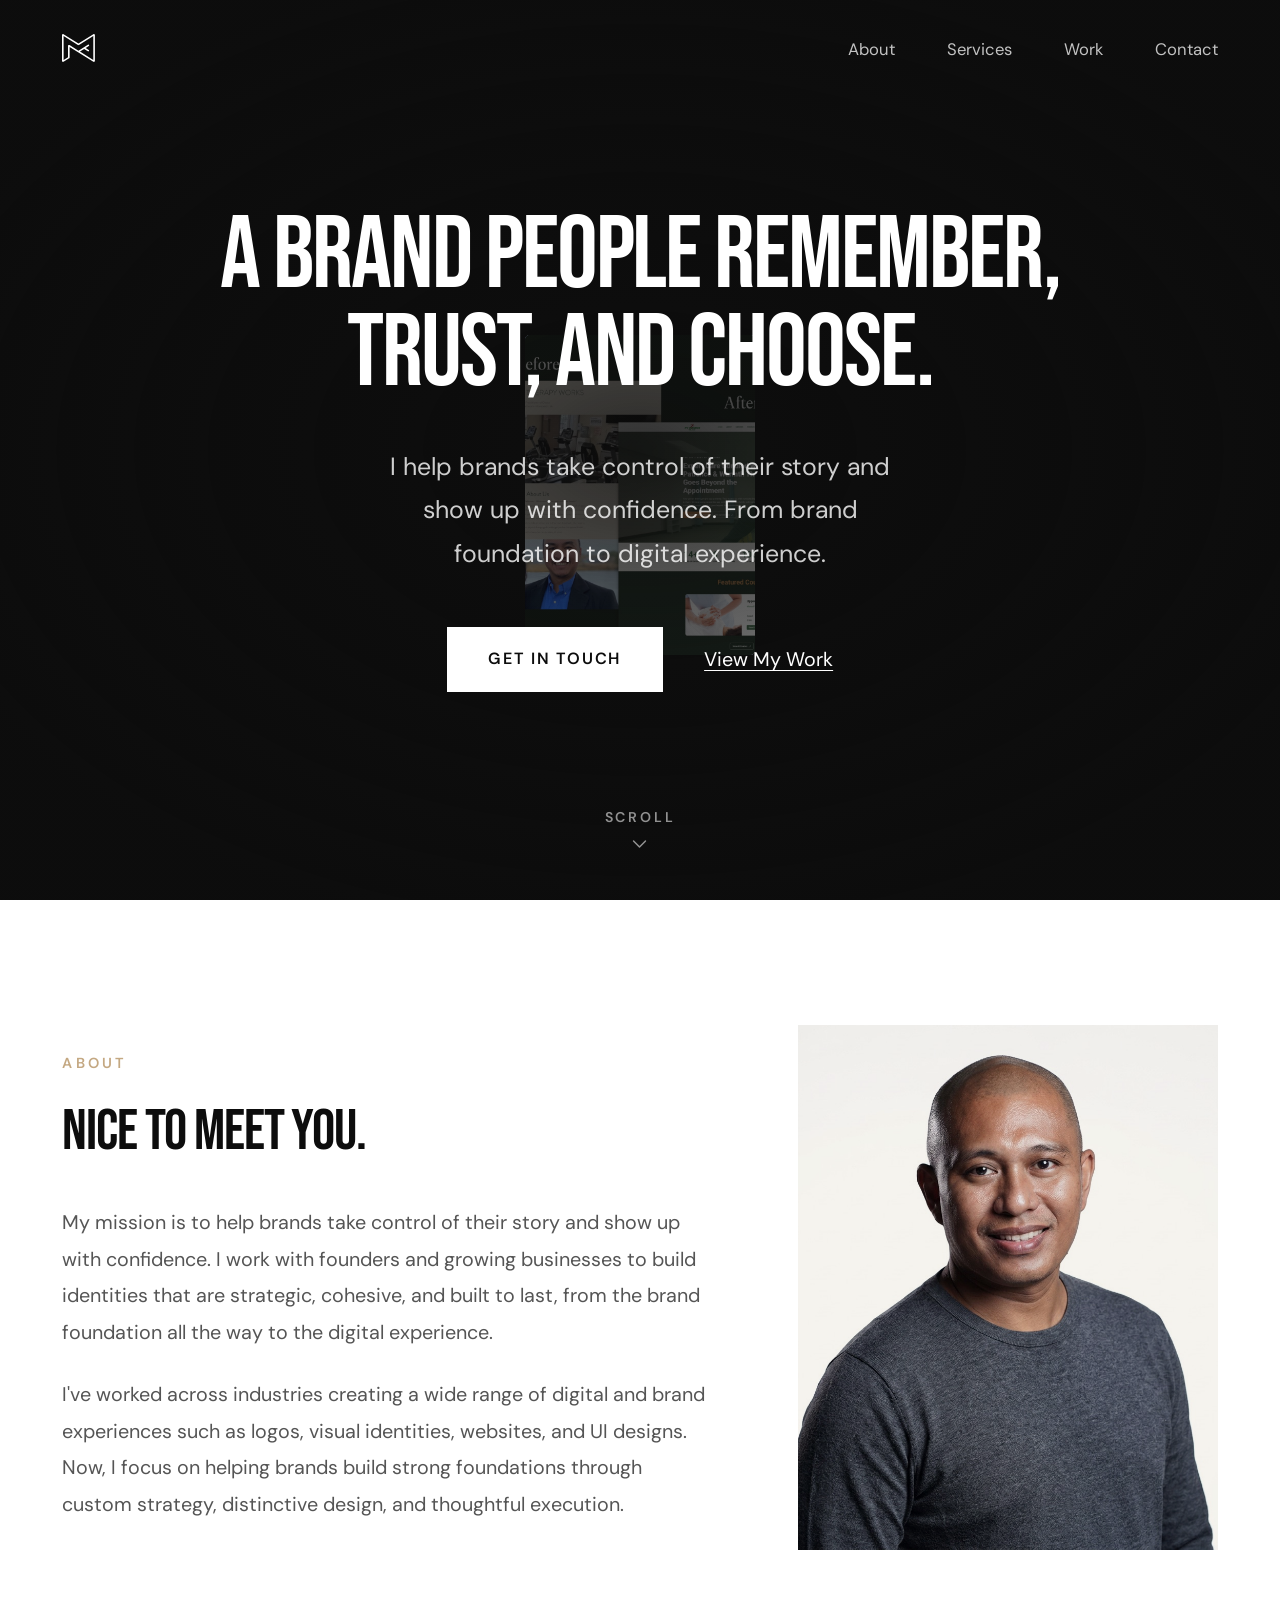
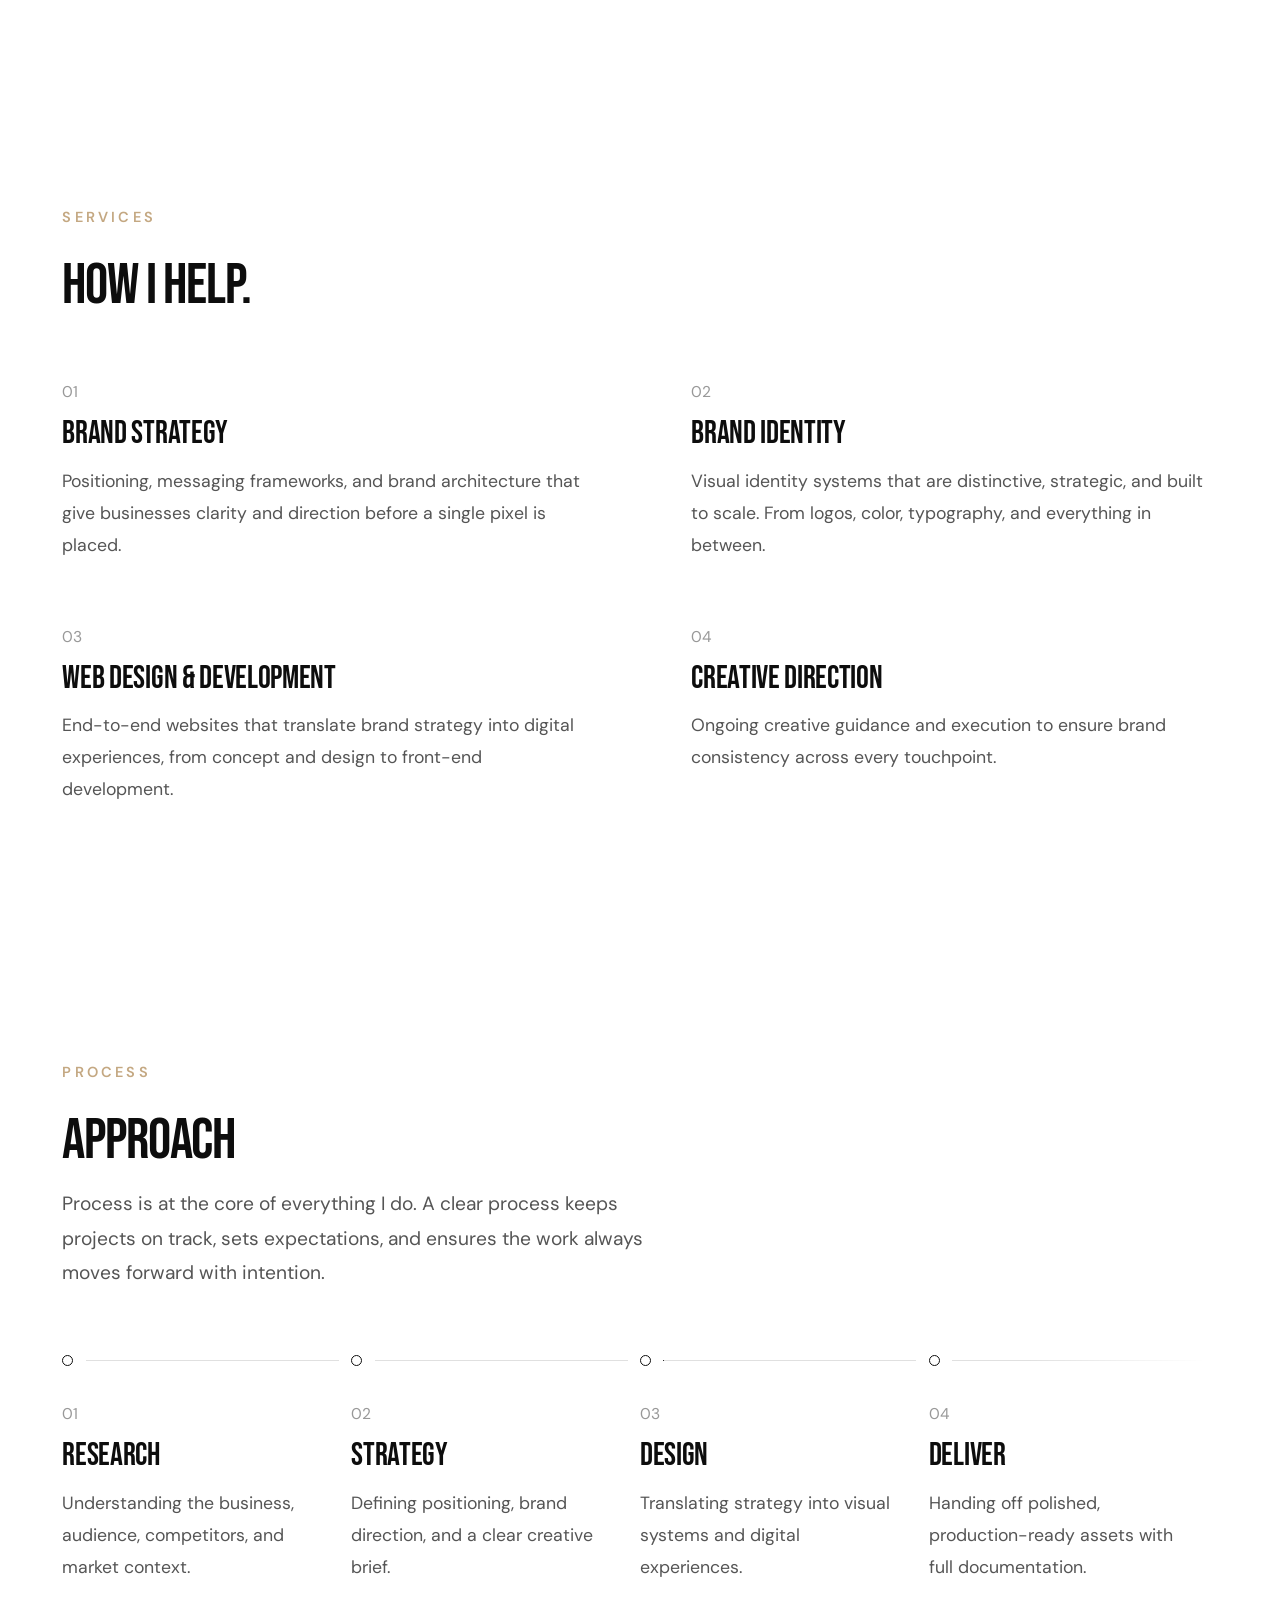
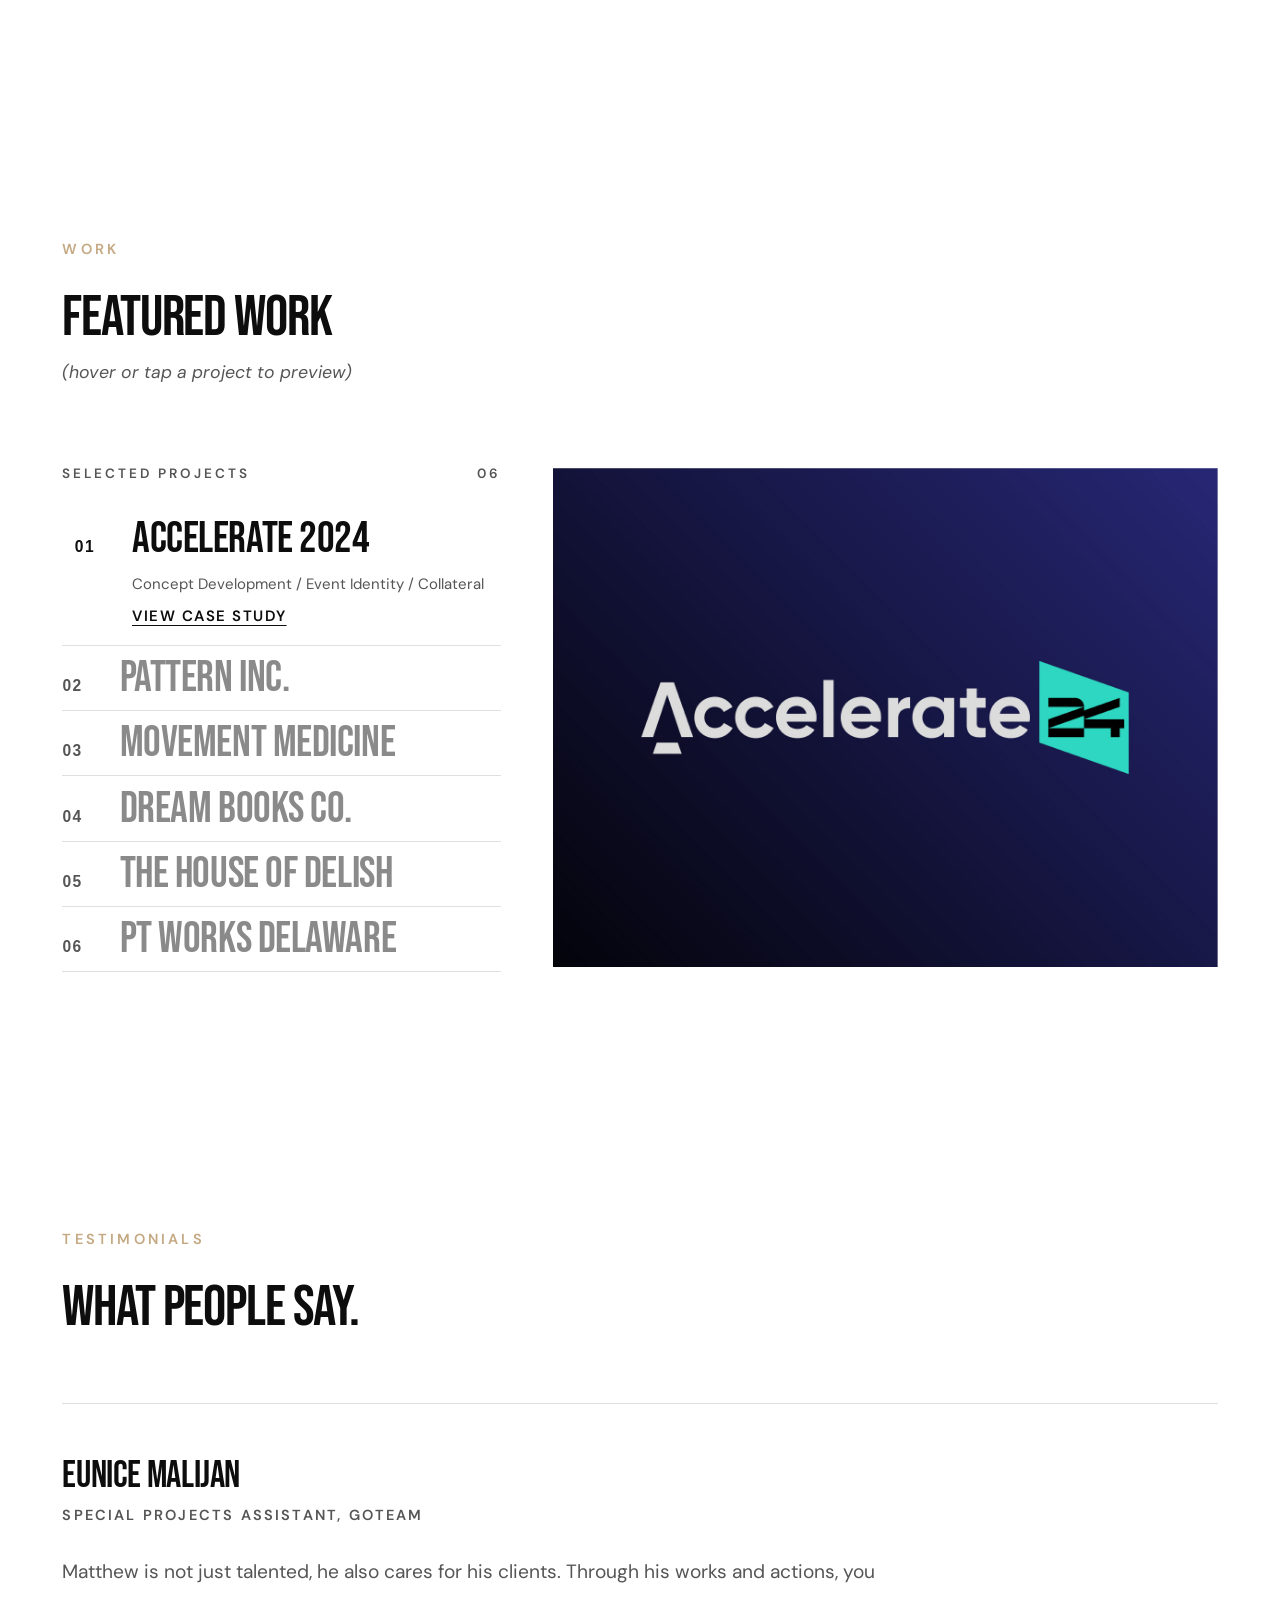
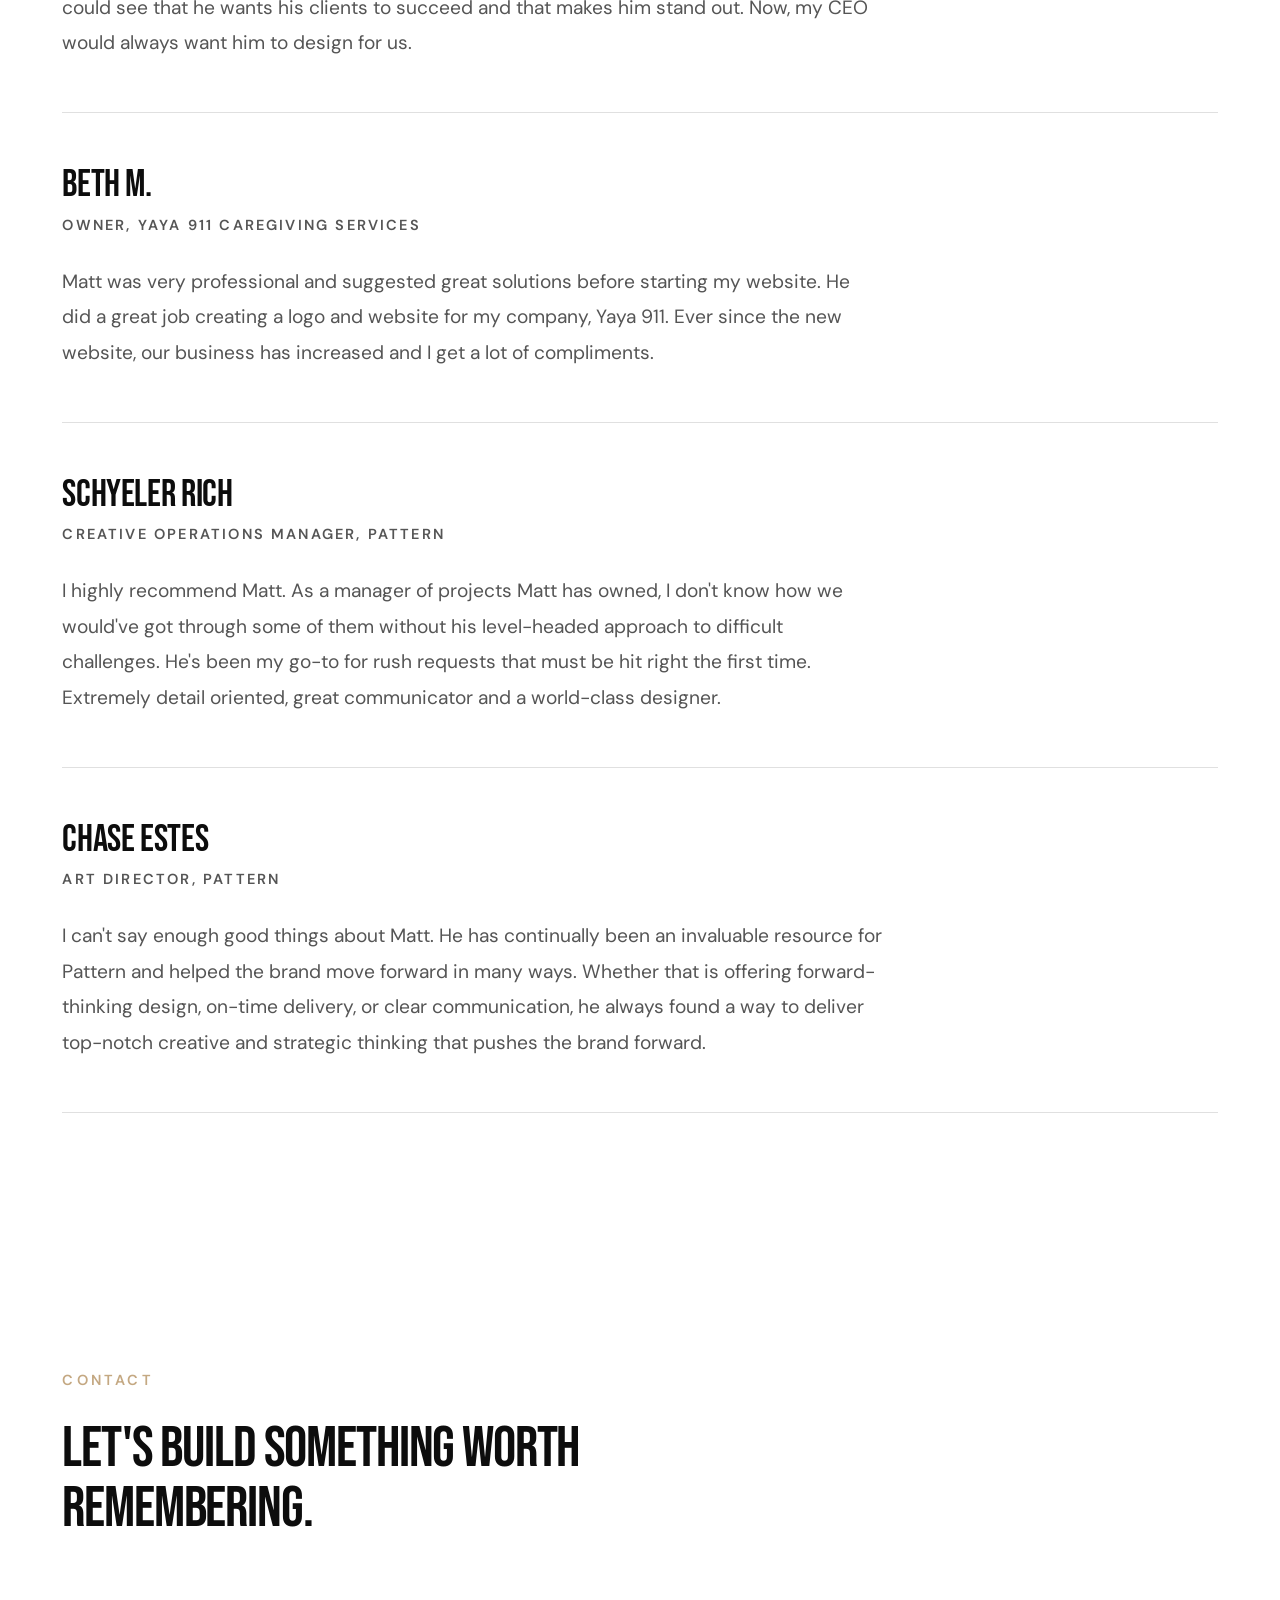
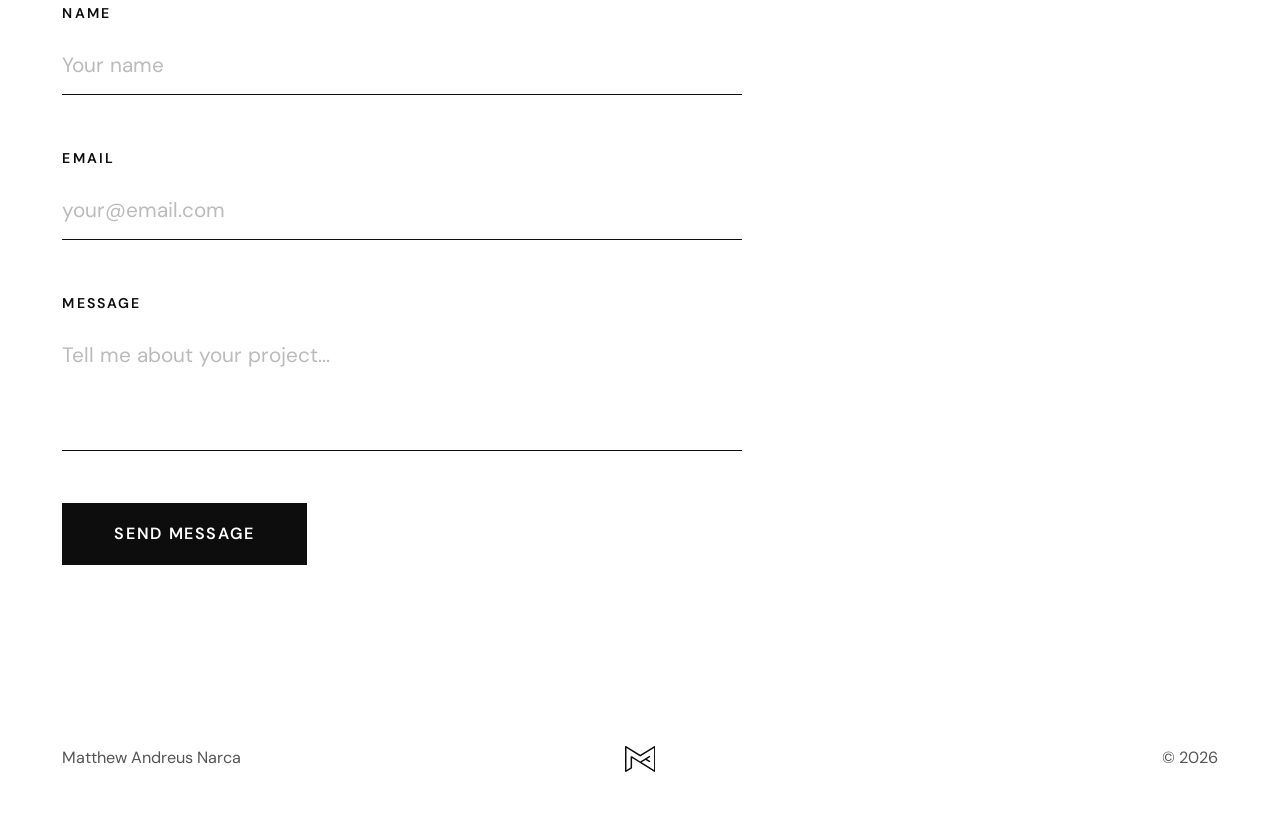
<file: index.html>
<!DOCTYPE html>
<html lang="en">
<head>
  <meta charset="UTF-8" />
  <meta name="viewport" content="width=device-width, initial-scale=1.0" />
  <meta name="description" content="Matthew Andreus Narca — Freelance Creative. Brand Strategy, Identity & Web Design." />
  <title>Matthew Narca — Freelance Creative</title>
  <link rel="icon" href="favicon.svg" type="image/svg+xml" />
  <link rel="icon" href="favicon-32.png" type="image/png" sizes="32x32" />
  <link rel="apple-touch-icon" href="apple-touch-icon.png" />
  <link rel="preconnect" href="https://fonts.googleapis.com" />
  <link rel="preconnect" href="https://fonts.gstatic.com" crossorigin />
  <link href="https://fonts.googleapis.com/css2?family=Bebas+Neue&family=DM+Sans:wght@400;500;600;700&display=swap" rel="stylesheet" />
  <link rel="stylesheet" href="css/style.css" />
  <link rel="stylesheet" href="css/index-list.css" />
  <link rel="stylesheet" href="css/hero-stream.css" />
  <!-- BEGIN PLERDY CODE -->
  <script data-plerdy_code='1'>
  (function(w,d){
    if(w.__plerdyCode)return;
    w.__plerdyCode=1;
    w._protocol=w.location.protocol=="https:"?"https://":"http://";
    w._site_hash_code="0eee17b32d0ab18dc6e67bdd31d72c4d";
    w._suid=83026;
    var s=d.createElement("script");
    s.async=true;
    s.referrerPolicy="strict-origin-when-cross-origin";
    s.src="https://a.plerdy.com/public/js/click/main.js?v="+Math.random();
    d.head.appendChild(s);
  })(window,document);
  </script>
  <!-- END PLERDY CODE -->
</head>
<body>

<!-- ─── Navigation ─── -->
<nav class="nav" id="nav">
  <div class="container">
    <a href="#" class="nav-logo" aria-label="Matthew Narca — home"><svg viewBox="0 0 94.231 80.188" aria-hidden="true" focusable="false"><path fill="currentColor" d="M92.752.357c-.893-.501-2.031-.474-2.915.072l-42.721,26.698L4.392.427C3.513-.116,2.366-.141,1.484.353.568.851,0,1.816,0,2.869v74.442c0,1.055.568,2.018,1.479,2.514.893.501,2.034.471,2.916-.072l16.091-10.057c.413-.26.754-.622.988-1.044.238-.424.361-.907.361-1.394v-30.004l68.005,42.501c.462.283.987.433,1.522.433.485,0,.967-.126,1.387-.361.916-.498,1.484-1.461,1.484-2.516V2.869c0-1.053-.568-2.018-1.479-2.511ZM63.514,42.802l10.643,6.648c.77.519,1.827.525,2.601-.014.233-.171.426-.368.581-.597.348-.503.478-1.113.364-1.719-.114-.599-.453-1.122-.916-1.439-.096-.079-.191-.13-.294-.182l-8.641-5.409,8.843-5.53c1.109-.608,1.517-2.009.907-3.12-.213-.397-.534-.712-.898-.893-.687-.388-1.562-.386-2.213-.025-.099.051-.202.117-.238.15l-27.138,16.957-25.486-15.936c-.866-.532-1.997-.57-2.913-.07-.911.512-1.479,1.475-1.479,2.514v32.168l-12.641,7.9V5.975l40.991,25.614c.916.579,2.141.579,3.057.002L89.635,5.975v68.232l-38.183-23.865,12.062-7.539Z"/></svg></a>
    <ul class="nav-links">
      <li><a href="#about">About</a></li>
      <li><a href="#services">Services</a></li>
      <li><a href="#work">Work</a></li>
      <li><a href="#contact">Contact</a></li>
    </ul>
    <button class="hamburger" id="hamburger" aria-label="Open menu">
      <span></span><span></span><span></span>
    </button>
  </div>
</nav>

<!-- Mobile Menu -->
<div class="mobile-nav" id="mobileNav">
  <a href="#about" class="mobile-link">About</a>
  <a href="#services" class="mobile-link">Services</a>
  <a href="#work" class="mobile-link">Work</a>
  <a href="#contact" class="mobile-link">Contact</a>
</div>

<!-- ─── Hero ─── -->
<section class="hero hs" id="hero">
  <!-- Corridor of case study images — cards are built from this list by the script below -->
  <div class="hs-stream" id="heroStream" aria-hidden="true">
    <div class="hs-source" hidden>
      <img src="images/accelerate/01.matthewnarca_portfolio_accelerate24-07_casestudy_overview.jpg" alt="" data-project="Accelerate 2024" />
      <img src="images/dreambooks/01.matthew_narca_portfolio_dreambooks-46_casestudy_overview.jpg" alt="" data-project="Dream Books Co." />
      <img src="images/house-of-delish/01.matthewnarca_portfolio_houseofdelish-60_casestudy_overview.jpg" alt="" data-project="The House of Delish" />
      <img src="images/movement-medicine/01.matthewnarca_portfolio_movement_medicine-01_casestudy_overview.jpeg" alt="" data-project="Movement Medicine" />
      <img src="images/pattern/01.matthew_narca_portfolio_pattern-60_casestudy_overview.jpg" alt="" data-project="Pattern Inc." />
      <img src="images/pt-works-delaware/pt_works_portfolio_images_website_mockup_on_macbook.jpeg" alt="" data-project="PT Works Delaware" />
      <img src="images/accelerate/03.matthewnarca_portfolio_accelerate24-08.jpg" alt="" data-project="Accelerate 2024" />
      <img src="images/dreambooks/03.matthew_narca_portfolio_dreambooks-37.jpg" alt="" data-project="Dream Books Co." />
      <img src="images/house-of-delish/03.matthewnarca_portfolio_houseofdelish-49.jpg" alt="" data-project="The House of Delish" />
      <img src="images/movement-medicine/04.matthewnarca_portfolio_movement_medicine-28.jpeg" alt="" data-project="Movement Medicine" />
      <img src="images/pattern/03.matthew_narca_portfolio_pattern-18.jpg" alt="" data-project="Pattern Inc." />
      <img src="images/pt-works-delaware/pt_works_portfolio_images_website_before_and_after.jpeg" alt="" data-project="PT Works Delaware" />
    </div>
  </div>
  <div class="hs-scrim" aria-hidden="true"></div>

  <div class="hero-content">
    <h1 class="hero-headline hs-headline">A brand people remember, trust, and choose.</h1>
    <p class="hero-sub">I help brands take control of their story and show up with confidence. From brand foundation to digital experience.</p>
    <div class="hero-actions">
      <a href="#contact" class="btn-primary">Get in Touch</a>
      <a href="#work" class="btn-secondary">View My Work</a>
    </div>
  </div>
  <a href="#about" class="hero-scroll" id="heroScroll" aria-label="Scroll down">
    <span>Scroll</span>
    <svg width="14" height="8" viewBox="0 0 14 8" fill="none" aria-hidden="true">
      <path d="M1 1L7 7L13 1" stroke="currentColor" stroke-width="1.5" stroke-linecap="round" stroke-linejoin="round"/>
    </svg>
  </a>
</section>

<!-- ─── About ─── -->
<section class="about" id="about">
  <div class="container">
    <div class="about-grid">
      <div class="about-text">
        <span class="section-label">About</span>
        <h2 class="about-headline">Nice to meet you.</h2>
        <div class="about-body">
          <p>My mission is to help brands take control of their story and show up with confidence. I work with founders and growing businesses to build identities that are strategic, cohesive, and built to last, from the brand foundation all the way to the digital experience.</p>
          <p>I've worked across industries creating a wide range of digital and brand experiences such as logos, visual identities, websites, and UI designs. Now, I focus on helping brands build strong foundations through custom strategy, distinctive design, and thoughtful execution.</p>
        </div>
      </div>
      <figure class="about-photo reveal">
        <img src="images/matthew_narca_headshot.jpg" alt="Matthew Narca smiling, wearing a grey crew-neck sweater" width="1024" height="1024" loading="lazy" decoding="async" />
      </figure>
    </div>
  </div>
</section>

<!-- ─── Services ─── -->
<section class="services" id="services">
  <div class="container">
    <div class="section-header">
      <span class="section-label">Services</span>
      <h2 class="section-headline">How I help.</h2>
    </div>
    <div class="two-col-grid">

      <div class="reveal">
        <p class="grid-item-num">01</p>
        <h3 class="grid-item-title">Brand Strategy</h3>
        <p class="grid-item-desc">Positioning, messaging frameworks, and brand architecture that give businesses clarity and direction before a single pixel is placed.</p>
      </div>

      <div class="reveal">
        <p class="grid-item-num">02</p>
        <h3 class="grid-item-title">Brand Identity</h3>
        <p class="grid-item-desc">Visual identity systems that are distinctive, strategic, and built to scale. From logos, color, typography, and everything in between.</p>
      </div>

      <div class="reveal">
        <p class="grid-item-num">03</p>
        <h3 class="grid-item-title">Web Design &amp; Development</h3>
        <p class="grid-item-desc">End-to-end websites that translate brand strategy into digital experiences, from concept and design to front-end development.</p>
      </div>

      <div class="reveal">
        <p class="grid-item-num">04</p>
        <h3 class="grid-item-title">Creative Direction</h3>
        <p class="grid-item-desc">Ongoing creative guidance and execution to ensure brand consistency across every touchpoint.</p>
      </div>

    </div>
  </div>
</section>

<!-- ─── Process ─── -->
<section class="process" id="process">
  <div class="container">
    <div class="section-header">
      <span class="section-label">Process</span>
      <h2 class="section-headline">Approach</h2>
      <p class="section-intro">Process is at the core of everything I do. A clear process keeps projects on track, sets expectations, and ensures the work always moves forward with intention.</p>
    </div>
    <ol class="process-flow">
      <li class="process-step reveal" style="--i: 0">
        <div class="process-marker" aria-hidden="true"><span class="process-dot"></span><span class="process-line"></span></div>
        <p class="grid-item-num">01</p>
        <h3 class="grid-item-title">Research</h3>
        <p class="grid-item-desc">Understanding the business, audience, competitors, and market context.</p>
      </li>
      <li class="process-step reveal" style="--i: 1">
        <div class="process-marker" aria-hidden="true"><span class="process-dot"></span><span class="process-line"></span></div>
        <p class="grid-item-num">02</p>
        <h3 class="grid-item-title">Strategy</h3>
        <p class="grid-item-desc">Defining positioning, brand direction, and a clear creative brief.</p>
      </li>
      <li class="process-step reveal" style="--i: 2">
        <div class="process-marker" aria-hidden="true"><span class="process-dot"></span><span class="process-line"></span></div>
        <p class="grid-item-num">03</p>
        <h3 class="grid-item-title">Design</h3>
        <p class="grid-item-desc">Translating strategy into visual systems and digital experiences.</p>
      </li>
      <li class="process-step reveal" style="--i: 3">
        <div class="process-marker" aria-hidden="true"><span class="process-dot"></span><span class="process-line"></span></div>
        <p class="grid-item-num">04</p>
        <h3 class="grid-item-title">Deliver</h3>
        <p class="grid-item-desc">Handing off polished, production-ready assets with full documentation.</p>
      </li>
    </ol>
  </div>
</section>

<!-- ─── Work ─── -->
<section class="work" id="work">
  <div class="container">
    <div class="work-header">
      <span class="section-label">Work</span>
      <h2 class="work-headline">Featured Work</h2>
      <p class="work-scroll-hint">(hover or tap a project to preview)</p>
    </div>

    <div class="il-root reveal" id="workIndex" role="region" aria-roledescription="carousel" aria-label="Featured projects" tabindex="0">
      <div class="il-list">
        <div class="il-label" aria-hidden="true"><span>Selected projects</span><span>06</span></div>
        <div class="il-row" data-on="1" data-href="case-studies/accelerate-2024.html" data-title="Accelerate 2024">
          <button type="button" class="il-btn" aria-current="true">
            <span class="il-num">01</span>
            <span class="il-title">Accelerate 2024</span>
          </button>
          <div class="il-more">
            <div class="il-more-inner">
              <p class="il-tags">Concept Development / Event Identity / Collateral</p>
              <a href="case-studies/accelerate-2024.html" class="il-link">View case study</a>
            </div>
          </div>
        </div>
        <div class="il-row" data-on="0" data-href="case-studies/pattern-inc.html" data-title="Pattern Inc.">
          <button type="button" class="il-btn">
            <span class="il-num">02</span>
            <span class="il-title">Pattern Inc.</span>
          </button>
          <div class="il-more">
            <div class="il-more-inner">
              <p class="il-tags">Print / Merch / Office Interior / Socials / Blog / Digital</p>
              <a href="case-studies/pattern-inc.html" class="il-link">View case study</a>
            </div>
          </div>
        </div>
        <div class="il-row" data-on="0" data-href="case-studies/movement-medicine.html" data-title="Movement Medicine">
          <button type="button" class="il-btn">
            <span class="il-num">03</span>
            <span class="il-title">Movement Medicine</span>
          </button>
          <div class="il-more">
            <div class="il-more-inner">
              <p class="il-tags">Brand Strategy / Brand Identity / Web Design / Web Development</p>
              <a href="case-studies/movement-medicine.html" class="il-link">View case study</a>
            </div>
          </div>
        </div>
        <div class="il-row" data-on="0" data-href="case-studies/dreambooks-co.html" data-title="Dream Books Co.">
          <button type="button" class="il-btn">
            <span class="il-num">04</span>
            <span class="il-title">Dream Books Co.</span>
          </button>
          <div class="il-more">
            <div class="il-more-inner">
              <p class="il-tags">Identity Refresh / Illustration / Collateral / Digital Design</p>
              <a href="case-studies/dreambooks-co.html" class="il-link">View case study</a>
            </div>
          </div>
        </div>
        <div class="il-row" data-on="0" data-href="case-studies/house-of-delish.html" data-title="The House of Delish">
          <button type="button" class="il-btn">
            <span class="il-num">05</span>
            <span class="il-title">The House of Delish</span>
          </button>
          <div class="il-more">
            <div class="il-more-inner">
              <p class="il-tags">Brand Strategy / Messaging / Brand Identity / Collateral</p>
              <a href="case-studies/house-of-delish.html" class="il-link">View case study</a>
            </div>
          </div>
        </div>
        <div class="il-row" data-on="0" data-href="case-studies/pt-works-delaware.html" data-title="PT Works Delaware">
          <button type="button" class="il-btn">
            <span class="il-num">06</span>
            <span class="il-title">PT Works Delaware</span>
          </button>
          <div class="il-more">
            <div class="il-more-inner">
              <p class="il-tags">Website Strategy / Website Development / Content &amp; Copywriting</p>
              <a href="case-studies/pt-works-delaware.html" class="il-link">View case study</a>
            </div>
          </div>
        </div>
      </div>

      <a class="il-pane" id="ilPane" href="case-studies/accelerate-2024.html" aria-label="View case study: Accelerate 2024">
        <img src="images/accelerate/01.matthewnarca_portfolio_accelerate24-07_casestudy_overview.jpg" alt="Accelerate 24 wordmark with a teal 24 flag on a deep navy gradient" data-alt="Accelerate 24 wordmark with a teal 24 flag on a deep navy gradient" data-l="on" width="1920" height="1080" loading="lazy" decoding="async" draggable="false" />
        <img src="images/pattern/01.matthew_narca_portfolio_pattern-60_casestudy_overview.jpg" alt="" data-alt="Pattern employee wellness program graphic with glassy 3D shapes over bold type on electric blue" data-l="after" width="1920" height="1080" loading="lazy" decoding="async" draggable="false" />
        <img src="images/movement-medicine/01.matthewnarca_portfolio_movement_medicine-01_casestudy_overview.jpeg" alt="" data-alt="Movement Medicine logo, a green circle with a figure in motion, on navy" data-l="after" width="1920" height="1080" loading="lazy" decoding="async" draggable="false" />
        <img src="images/dreambooks/01.matthew_narca_portfolio_dreambooks-46_casestudy_overview.jpg" alt="" data-alt="Dream Books Co. wordmark in cobalt surrounded by library-card and badge-style stickers" data-l="after" width="1920" height="1080" loading="lazy" decoding="async" draggable="false" />
        <img src="images/house-of-delish/01.matthewnarca_portfolio_houseofdelish-60_casestudy_overview.jpg" alt="" data-alt="The House of Delish hexagon logo in tomato red over a cream pattern of food doodles" data-l="after" width="1920" height="1080" loading="lazy" decoding="async" draggable="false" />
        <img src="images/pt-works-delaware/pt_works_portfolio_images_website_mockup_on_macbook.jpeg" alt="" data-alt="PT Works Delaware redesigned homepage shown on a laptop" data-l="after" width="1920" height="1080" loading="lazy" decoding="async" draggable="false" />
        <span class="il-pane-cta" aria-hidden="true">View case study</span>
      </a>

      <div class="il-sr" id="ilLive" aria-live="polite"></div>
    </div>
  </div>
</section>

<!-- ─── Testimonials ─── -->
<section class="testimonials" id="testimonials">
  <div class="container">
    <span class="section-label">Testimonials</span>
    <h2 class="testimonials-headline">What people say.</h2>

    <div class="testimonial-list">

      <div class="testimonial-item reveal">
        <h3 class="testimonial-name">Eunice Malijan</h3>
        <p class="testimonial-role">Special Projects Assistant, GoTeam</p>
        <p class="testimonial-quote">Matthew is not just talented, he also cares for his clients. Through his works and actions, you could see that he wants his clients to succeed and that makes him stand out. Now, my CEO would always want him to design for us.</p>
      </div>

      <div class="testimonial-item reveal">
        <h3 class="testimonial-name">Beth M.</h3>
        <p class="testimonial-role">Owner, Yaya 911 Caregiving Services</p>
        <p class="testimonial-quote">Matt was very professional and suggested great solutions before starting my website. He did a great job creating a logo and website for my company, Yaya 911. Ever since the new website, our business has increased and I get a lot of compliments.</p>
      </div>

      <div class="testimonial-item reveal">
        <h3 class="testimonial-name">Schyeler Rich</h3>
        <p class="testimonial-role">Creative Operations Manager, Pattern</p>
        <p class="testimonial-quote">I highly recommend Matt. As a manager of projects Matt has owned, I don't know how we would've got through some of them without his level-headed approach to difficult challenges. He's been my go-to for rush requests that must be hit right the first time. Extremely detail oriented, great communicator and a world-class designer.</p>
      </div>

      <div class="testimonial-item reveal">
        <h3 class="testimonial-name">Chase Estes</h3>
        <p class="testimonial-role">Art Director, Pattern</p>
        <p class="testimonial-quote">I can't say enough good things about Matt. He has continually been an invaluable resource for Pattern and helped the brand move forward in many ways. Whether that is offering forward-thinking design, on-time delivery, or clear communication, he always found a way to deliver top-notch creative and strategic thinking that pushes the brand forward.</p>
      </div>

    </div>
  </div>
</section>

<!-- ─── Contact ─── -->
<section class="contact" id="contact">
  <div class="container">
    <span class="section-label">Contact</span>
    <h2 class="contact-headline">Let's build something worth remembering.</h2>

    <form class="contact-form" id="contactForm" name="contact" method="POST" data-netlify="true" netlify-honeypot="bot-field">
      <input type="hidden" name="form-name" value="contact" />
      <p style="display:none"><label>Don't fill this out: <input name="bot-field" /></label></p>

      <div class="form-field">
        <label for="name">Name</label>
        <input type="text" id="name" name="name" placeholder="Your name" required />
      </div>

      <div class="form-field">
        <label for="email">Email</label>
        <input type="email" id="email" name="email" placeholder="your@email.com" required />
      </div>

      <div class="form-field">
        <label for="message">Message</label>
        <textarea id="message" name="message" placeholder="Tell me about your project..." required></textarea>
      </div>

      <button type="submit" class="form-submit">Send Message</button>
    </form>

    <div class="contact-feedback" id="contactFeedback" aria-live="polite"></div>
  </div>
</section>

<!-- ─── Footer ─── -->
<footer>
  <div class="container">
    <div class="footer-inner">
      <span class="footer-name">Matthew Andreus Narca</span>
      <a href="#" class="footer-mark" aria-label="Matthew Narca — home"><svg viewBox="0 0 94.231 80.188" aria-hidden="true" focusable="false"><path fill="currentColor" d="M92.752.357c-.893-.501-2.031-.474-2.915.072l-42.721,26.698L4.392.427C3.513-.116,2.366-.141,1.484.353.568.851,0,1.816,0,2.869v74.442c0,1.055.568,2.018,1.479,2.514.893.501,2.034.471,2.916-.072l16.091-10.057c.413-.26.754-.622.988-1.044.238-.424.361-.907.361-1.394v-30.004l68.005,42.501c.462.283.987.433,1.522.433.485,0,.967-.126,1.387-.361.916-.498,1.484-1.461,1.484-2.516V2.869c0-1.053-.568-2.018-1.479-2.511ZM63.514,42.802l10.643,6.648c.77.519,1.827.525,2.601-.014.233-.171.426-.368.581-.597.348-.503.478-1.113.364-1.719-.114-.599-.453-1.122-.916-1.439-.096-.079-.191-.13-.294-.182l-8.641-5.409,8.843-5.53c1.109-.608,1.517-2.009.907-3.12-.213-.397-.534-.712-.898-.893-.687-.388-1.562-.386-2.213-.025-.099.051-.202.117-.238.15l-27.138,16.957-25.486-15.936c-.866-.532-1.997-.57-2.913-.07-.911.512-1.479,1.475-1.479,2.514v32.168l-12.641,7.9V5.975l40.991,25.614c.916.579,2.141.579,3.057.002L89.635,5.975v68.232l-38.183-23.865,12.062-7.539Z"/></svg></a>
      <span class="footer-copy">&copy; <span class="footer-year"></span></span>
    </div>
  </div>
</footer>

<script>
  // Dynamic year
  document.querySelectorAll('.footer-year').forEach(el => el.textContent = new Date().getFullYear());

  // Nav scroll
  const nav = document.getElementById('nav');
  window.addEventListener('scroll', () => {
    nav.classList.toggle('scrolled', window.scrollY > 40);
  }, { passive: true });

  // Hamburger
  const hamburger = document.getElementById('hamburger');
  const mobileNav = document.getElementById('mobileNav');
  hamburger.addEventListener('click', () => {
    mobileNav.classList.toggle('open');
    nav.classList.toggle('menu-open', mobileNav.classList.contains('open'));
  });
  document.querySelectorAll('.mobile-link').forEach(link => {
    link.addEventListener('click', () => {
      mobileNav.classList.remove('open');
      nav.classList.remove('menu-open');
    });
  });

  // Contact form — inline submission
  const contactForm = document.getElementById('contactForm');
  const contactFeedback = document.getElementById('contactFeedback');

  contactForm.addEventListener('submit', async (e) => {
    e.preventDefault();
    const data = new URLSearchParams(new FormData(contactForm)).toString();
    try {
      const res = await fetch('/', {
        method: 'POST',
        headers: { 'Content-Type': 'application/x-www-form-urlencoded' },
        body: data
      });
      if (res.ok) {
        contactForm.style.display = 'none';
        contactFeedback.innerHTML = '<p class="contact-success"><strong>Thank you.</strong> Your message has been received. I\'ll get back to you soon.</p>';
      } else {
        throw new Error();
      }
    } catch {
      contactFeedback.innerHTML = '<p class="contact-error">Something went wrong. Please try again or email <a href="mailto:hello@matthewnarca.com">hello@matthewnarca.com</a> directly.</p>';
    }
  });

  // Scroll reveal
  const observer = new IntersectionObserver((entries) => {
    entries.forEach(e => {
      if (e.isIntersecting) {
        e.target.classList.add('visible');
        observer.unobserve(e.target);
      }
    });
  }, { threshold: 0.08, rootMargin: '0px 0px -40px 0px' });

  document.querySelectorAll('.reveal').forEach(el => observer.observe(el));

  // Hero — image corridor
  // Two rails of cards ride from a vanishing point toward the viewer. Each
  // card is a constant ratio bigger than the one behind it, the rails open
  // hard early then hold, and new cards are born across the axis so the
  // centre is always covered. All lengths are cqw, so it scales with width.
  (() => {
    const stream = document.getElementById('heroStream');
    if (!stream) return;
    const images = [...stream.querySelectorAll('.hs-source img')].map(img => img.getAttribute('src'));
    const P = {
      perspective: 30, cardWidth: 18, cardHeight: 25, cardRadius: 0.4,
      birthHeight: 2.6, exitHeight: 46, railBirth: -11, railExit: 44,
      fan: 3.3, stops: 24,
      // No Y-rotation — turning the cards skews them into trapezoids that read as stretched images
      turnBirth: 0, turnExit: 0,
    };
    const CARDS = 9;     // per rail
    const SPEED = 18;    // seconds for one card to cross the corridor
    const AXIS = 55;     // vertical position of the vanishing point, %

    const keyframes = (dir, name) => {
      const steps = [];
      for (let s = 0; s <= P.stops; s++) {
        const u = s / P.stops;
        const scale = (P.birthHeight / P.cardHeight) * Math.pow(P.exitHeight / P.birthHeight, u);
        const z = P.perspective * (1 - 1 / scale);
        const rail = P.railExit - (P.railExit - P.railBirth) * Math.pow(1 - u, P.fan);
        const turn = P.turnBirth + (P.turnExit - P.turnBirth) * u;
        steps.push(`${(u * 100).toFixed(2)}%{transform:translate3d(${(dir * rail).toFixed(2)}cqw,0,${z.toFixed(2)}cqw) rotateY(${(-dir * turn).toFixed(2)}deg)}`);
      }
      return `@keyframes ${name}{${steps.join('')}}`;
    };

    const style = document.createElement('style');
    style.textContent = keyframes(1, 'hs-right') + keyframes(-1, 'hs-left');
    document.head.appendChild(style);

    const view = document.createElement('div');
    view.className = 'hs-view';
    view.style.perspective = P.perspective + 'cqw';
    view.style.perspectiveOrigin = `50% ${AXIS}%`;
    const stage = document.createElement('div');
    stage.className = 'hs-stage';
    view.appendChild(stage);

    // The left rail starts half a project-cycle into the list, so the two sides
    // never show the same project at the same depth
    const LEFT_OFFSET = 3;
    [['hs-right', 0], ['hs-left', LEFT_OFFSET]].forEach(([name, offset]) => {
      for (let i = 0; i < CARDS; i++) {
        const card = document.createElement('div');
        card.className = 'hs-card';
        Object.assign(card.style, {
          top: AXIS + '%',
          width: P.cardWidth + 'cqw',
          height: P.cardHeight + 'cqw',
          marginLeft: -P.cardWidth / 2 + 'cqw',
          marginTop: -P.cardHeight / 2 + 'cqw',
          borderRadius: P.cardRadius + 'cqw',
          animation: `${name} ${SPEED}s linear infinite`,
          // Negative delay drops each card mid-flight, so the corridor is full on the first frame
          animationDelay: -(i * SPEED) / CARDS + 's',
        });
        const img = document.createElement('img');
        img.src = images[(i + offset) % images.length];
        img.alt = '';
        img.decoding = 'async';
        img.draggable = false;
        card.appendChild(img);
        stage.appendChild(card);
      }
    });

    stream.appendChild(view);
  })();

  // Hero scroll indicator — fade in after 1.5s
  const heroScroll = document.getElementById('heroScroll');
  if (heroScroll) {
    setTimeout(() => heroScroll.classList.add('visible'), 1500);
  }

  // Work — index list carousel
  (() => {
    const root = document.getElementById('workIndex');
    if (!root) return;
    const rows = [...root.querySelectorAll('.il-row')];
    const imgs = [...root.querySelectorAll('.il-pane img')];
    const pane = document.getElementById('ilPane');
    const live = document.getElementById('ilLive');
    const n = rows.length;
    const AUTOPLAY = 4500;
    const wrap = (i) => ((i % n) + n) % n;
    // Which layer a picture is: wiping in, the one it covers, or waiting
    // clipped on the side it will wipe in from.
    const layerOf = (i, active, previous) =>
      i === active ? 'on' : i === previous ? 'was' : i > active ? 'after' : 'before';

    let active = 0;
    let previous = -1;

    const render = () => {
      rows.forEach((row, i) => {
        const on = i === active;
        row.dataset.on = on ? '1' : '0';
        const btn = row.querySelector('.il-btn');
        if (on) btn.setAttribute('aria-current', 'true'); else btn.removeAttribute('aria-current');
        row.querySelector('.il-more').inert = !on;
      });
      imgs.forEach((img, i) => {
        img.dataset.l = layerOf(i, active, previous);
        img.alt = i === active ? img.dataset.alt : '';
      });
      const row = rows[active];
      pane.href = row.dataset.href;
      pane.setAttribute('aria-label', 'View case study: ' + row.dataset.title);
      live.textContent = row.dataset.title + ', ' + (active + 1) + ' of ' + n;
    };

    const show = (i) => {
      if (i === active) return;
      previous = active;
      active = i;
      render();
    };

    let lastTouch = 0;
    const touch = () => { lastTouch = performance.now(); };

    rows.forEach((row, i) => {
      const btn = row.querySelector('.il-btn');
      btn.addEventListener('mouseenter', () => show(i));
      btn.addEventListener('focus', () => show(i));
      btn.addEventListener('click', () => { touch(); show(i); });
    });

    root.addEventListener('keydown', (e) => {
      let d = 0;
      if (e.key === 'ArrowDown' || e.key === 'ArrowRight') d = 1;
      else if (e.key === 'ArrowUp' || e.key === 'ArrowLeft') d = -1;
      else return;
      e.preventDefault();
      touch();
      const next = wrap(active + d);
      show(next);
      if (root.contains(document.activeElement) && document.activeElement !== root) {
        rows[next].querySelector('.il-btn').focus();
      }
    });

    // Autoplay — waits while the pointer or focus is inside, off-screen, or the tab is hidden
    let inside = false;
    let seen = false;
    root.addEventListener('pointerenter', (e) => { if (e.pointerType === 'mouse') inside = true; });
    root.addEventListener('pointerleave', () => { inside = false; });
    new IntersectionObserver(([e]) => { seen = e.isIntersecting; }).observe(root);

    // Hidden pictures are lazy, so fetch them all once the carousel is close — a wipe never reveals a blank frame
    const preload = new IntersectionObserver(([e]) => {
      if (!e.isIntersecting) return;
      imgs.forEach(img => { img.loading = 'eager'; });
      preload.disconnect();
    }, { rootMargin: '600px 0px' });
    preload.observe(root);

    render();

    const reduced = window.matchMedia('(prefers-reduced-motion: reduce)').matches;
    if (!reduced && n > 1) {
      setInterval(() => {
        if (!seen || document.hidden || inside || root.contains(document.activeElement)) return;
        if (performance.now() - lastTouch < AUTOPLAY) return;
        show(wrap(active + 1));
      }, AUTOPLAY);
    }
  })();

</script>

</body>
</html>
</file>
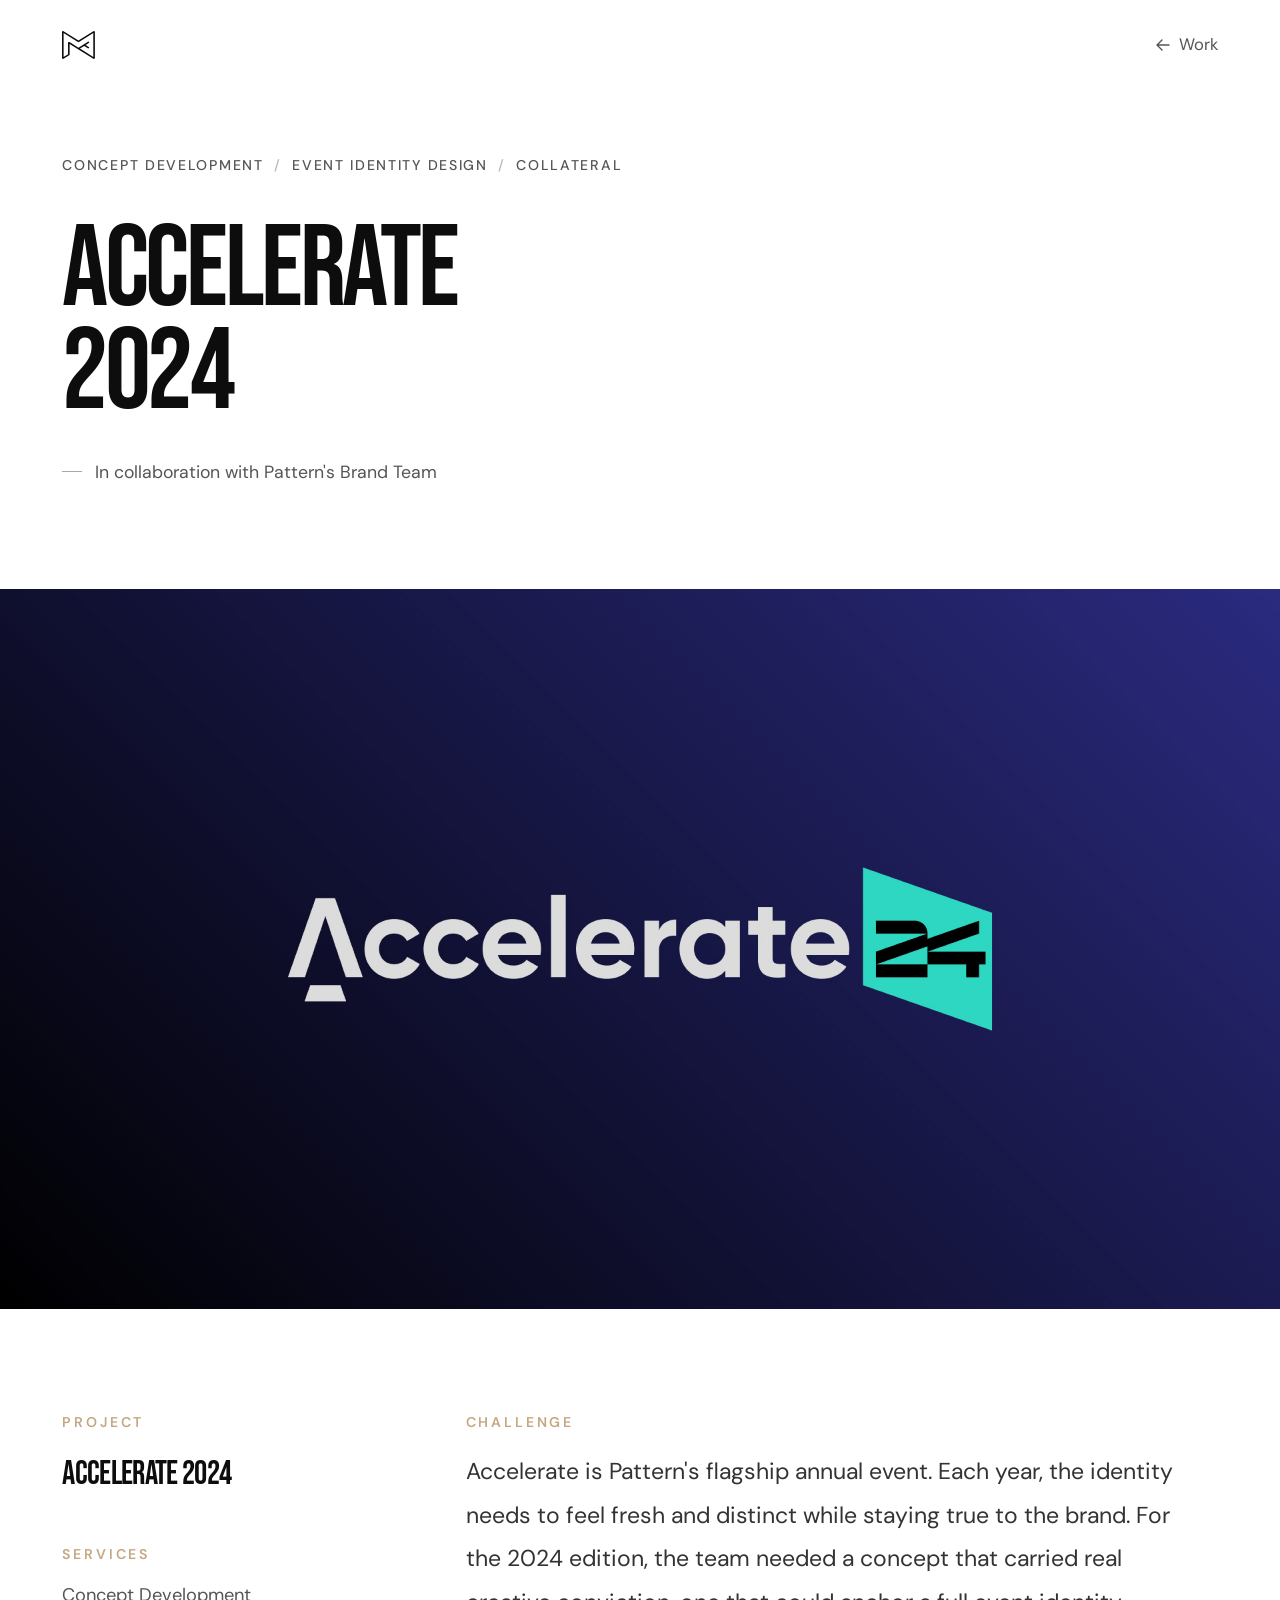
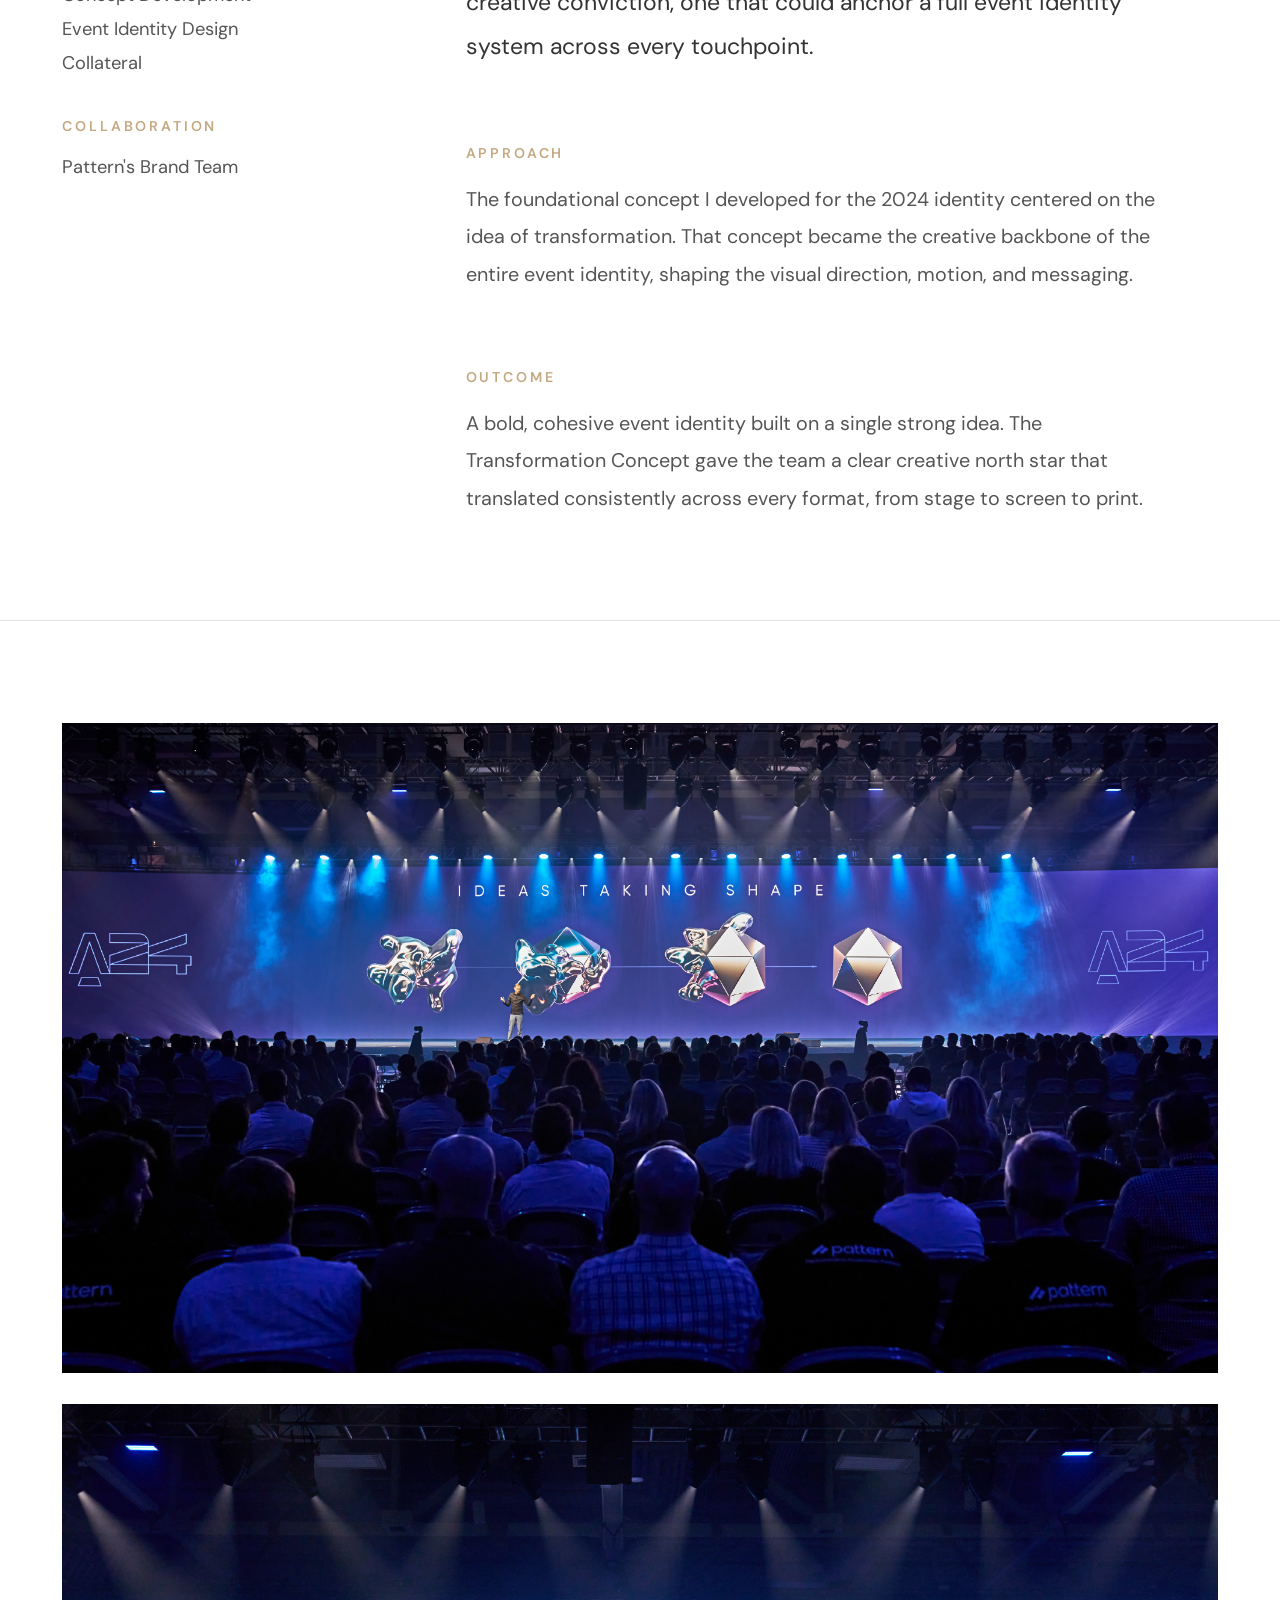
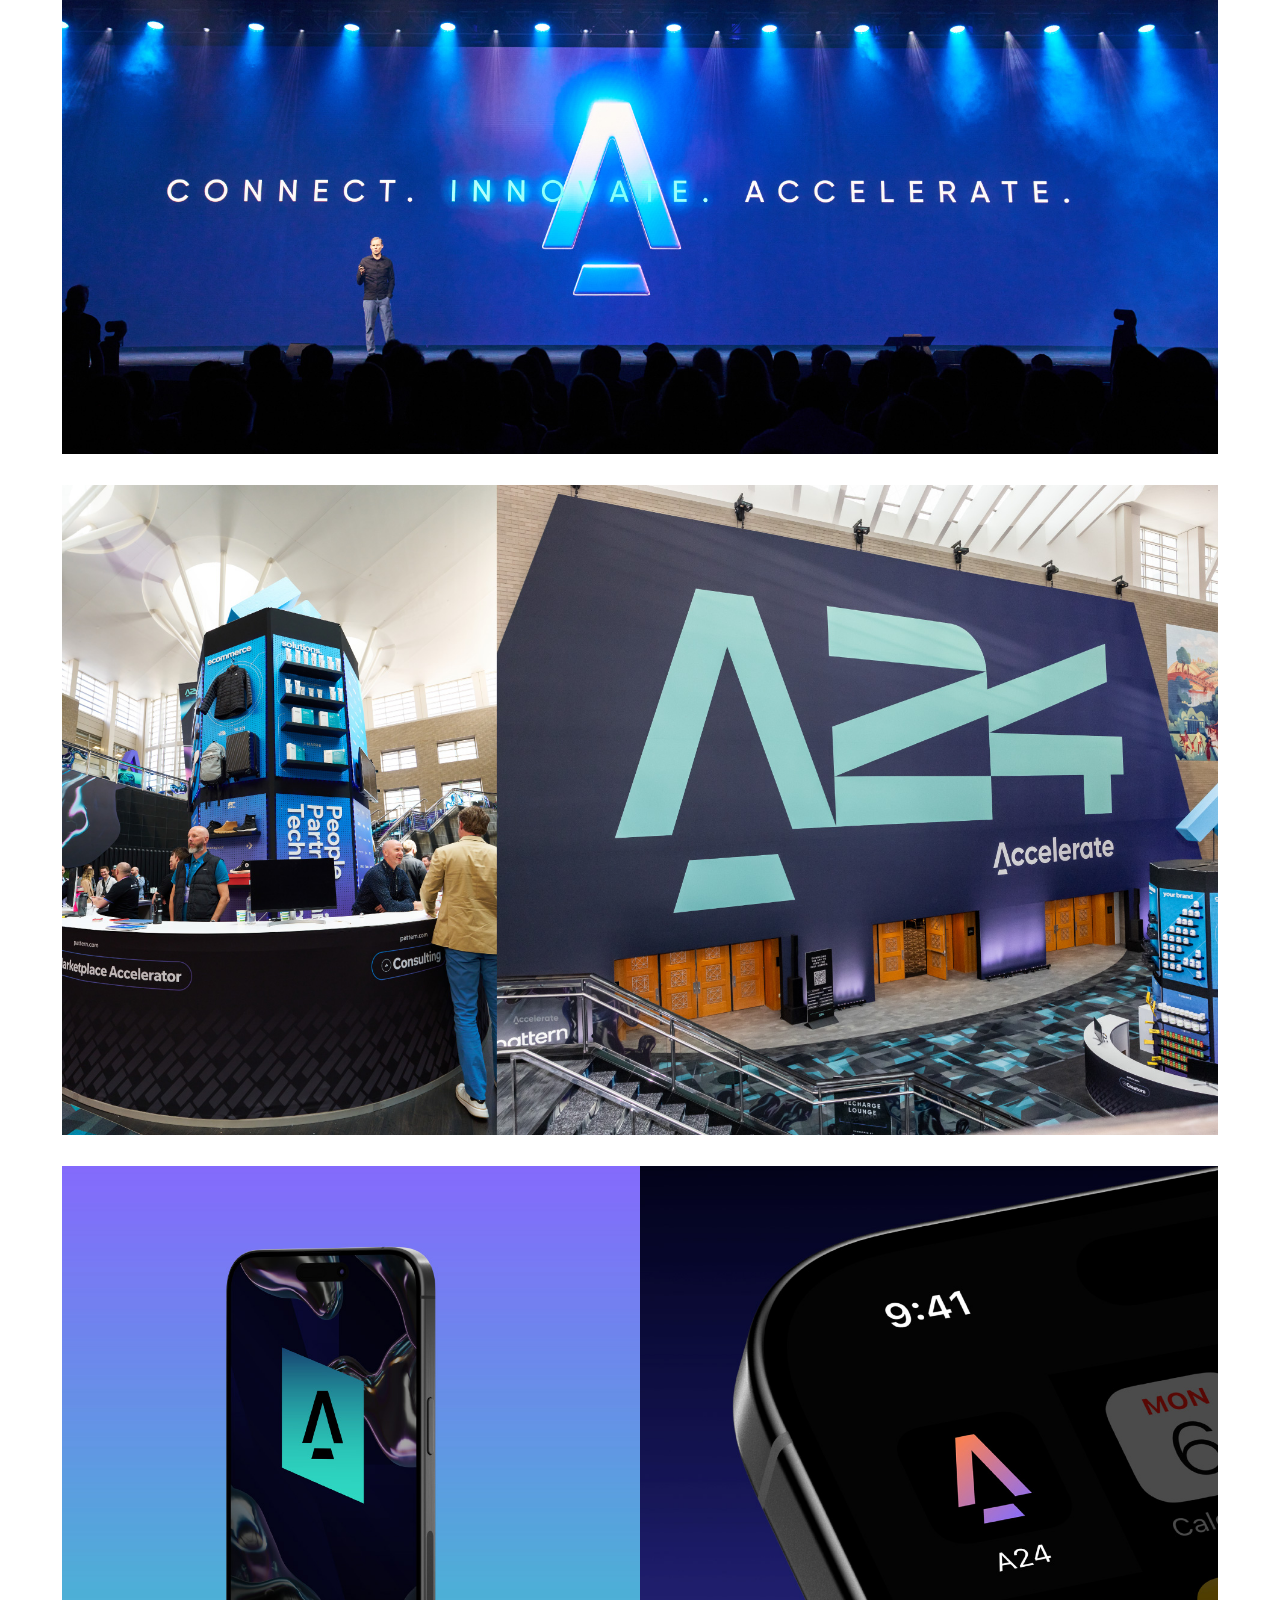
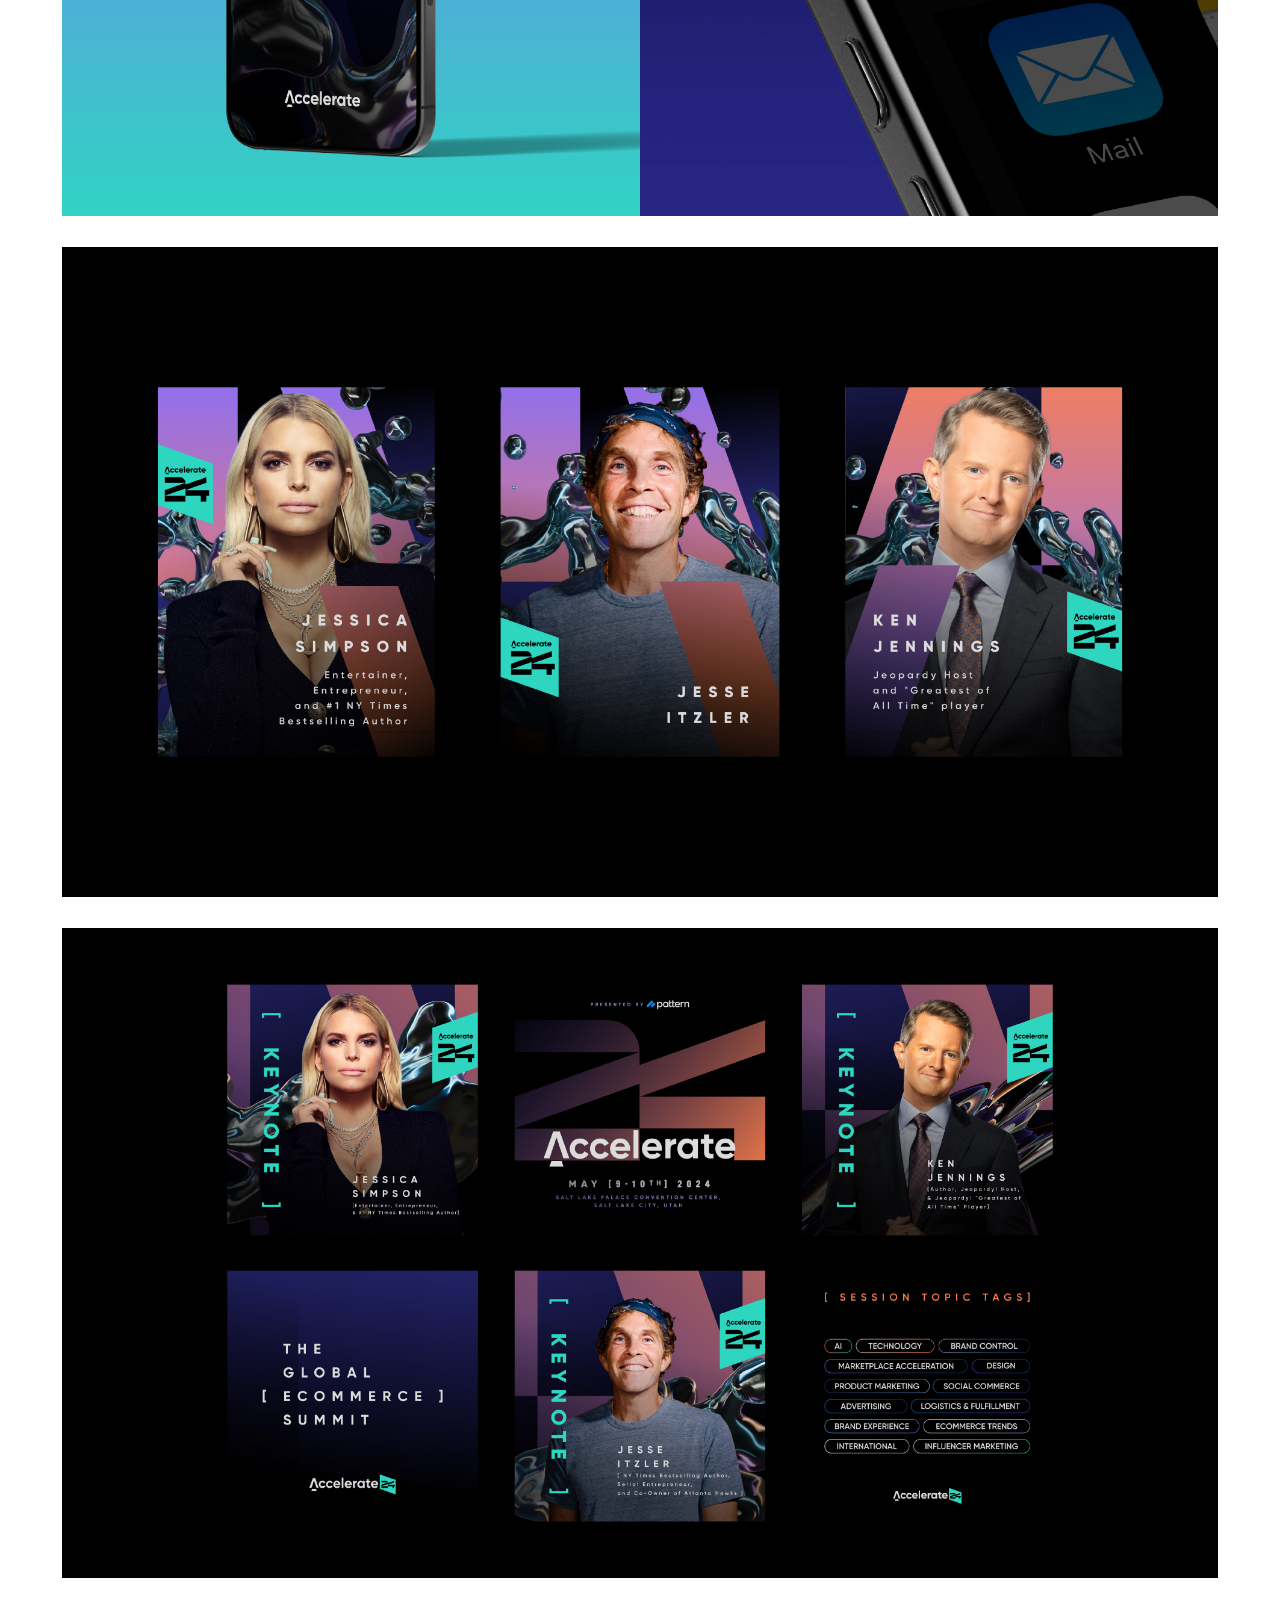
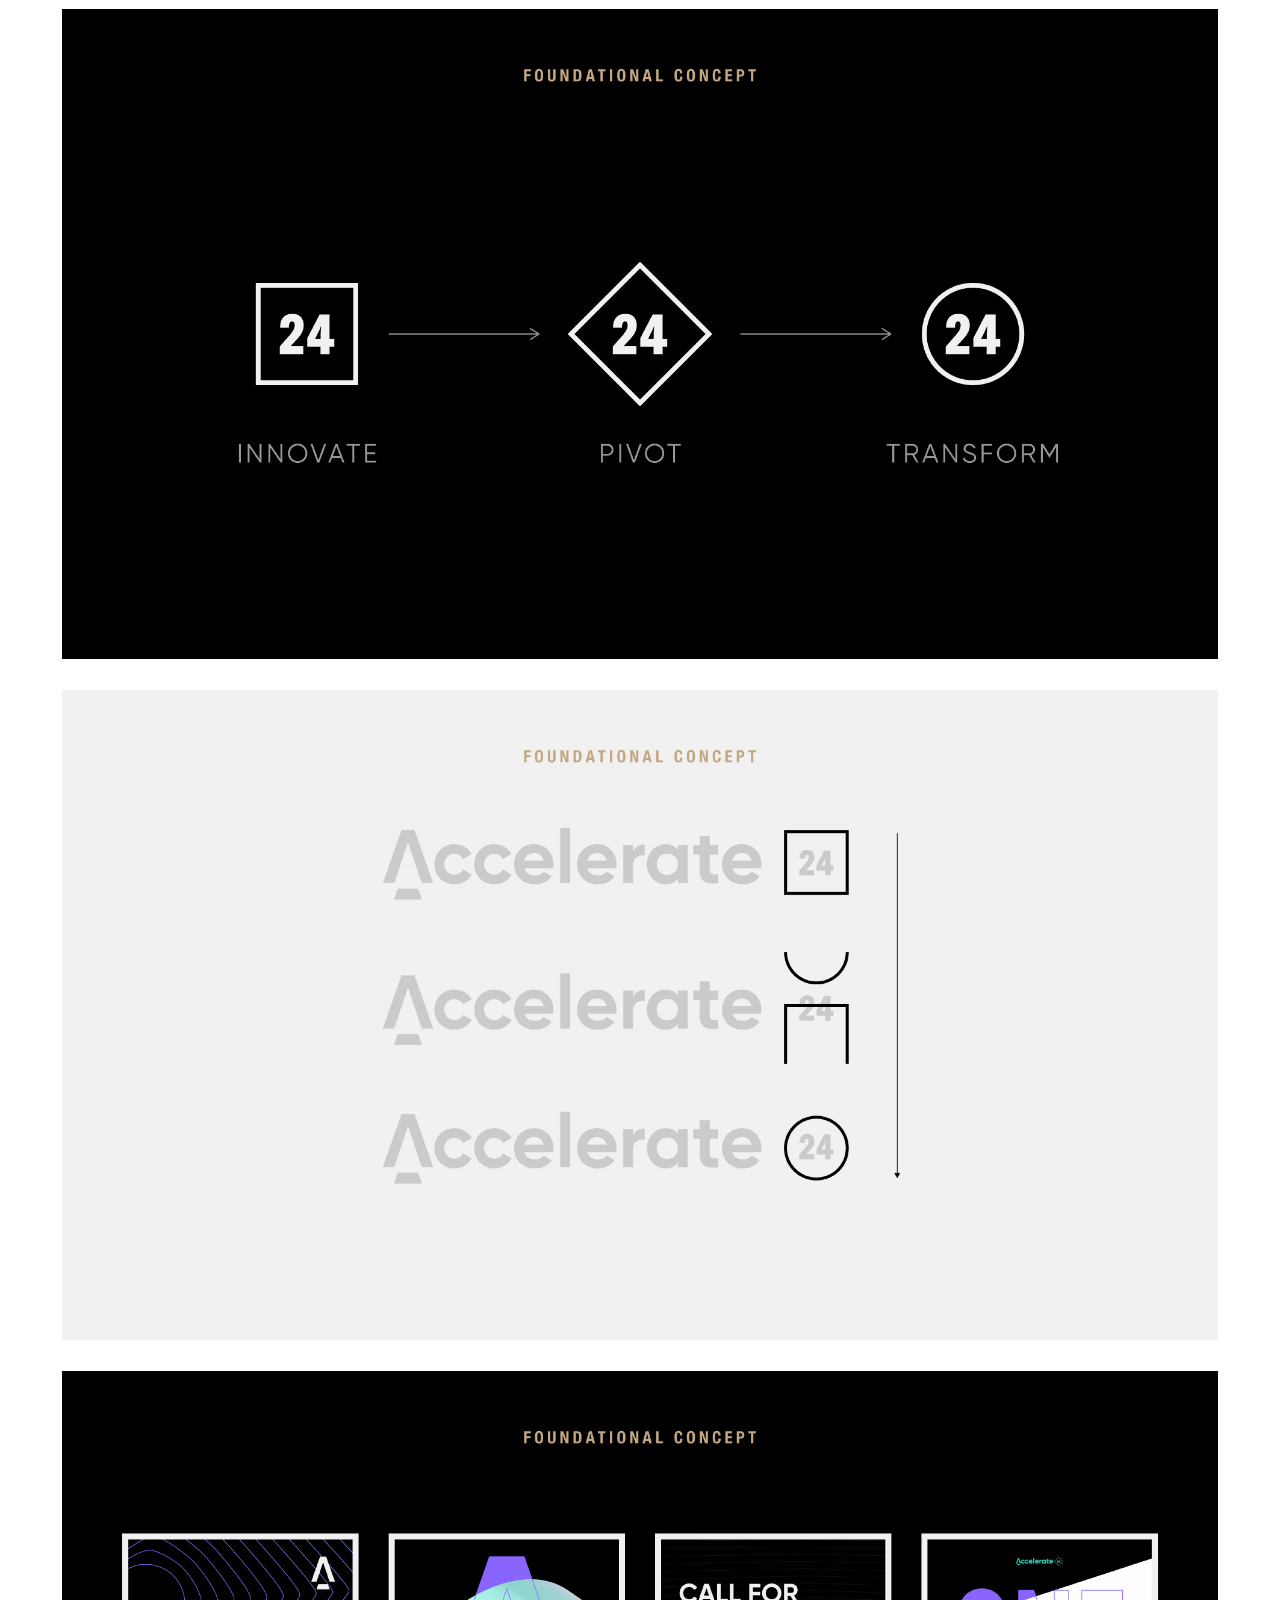
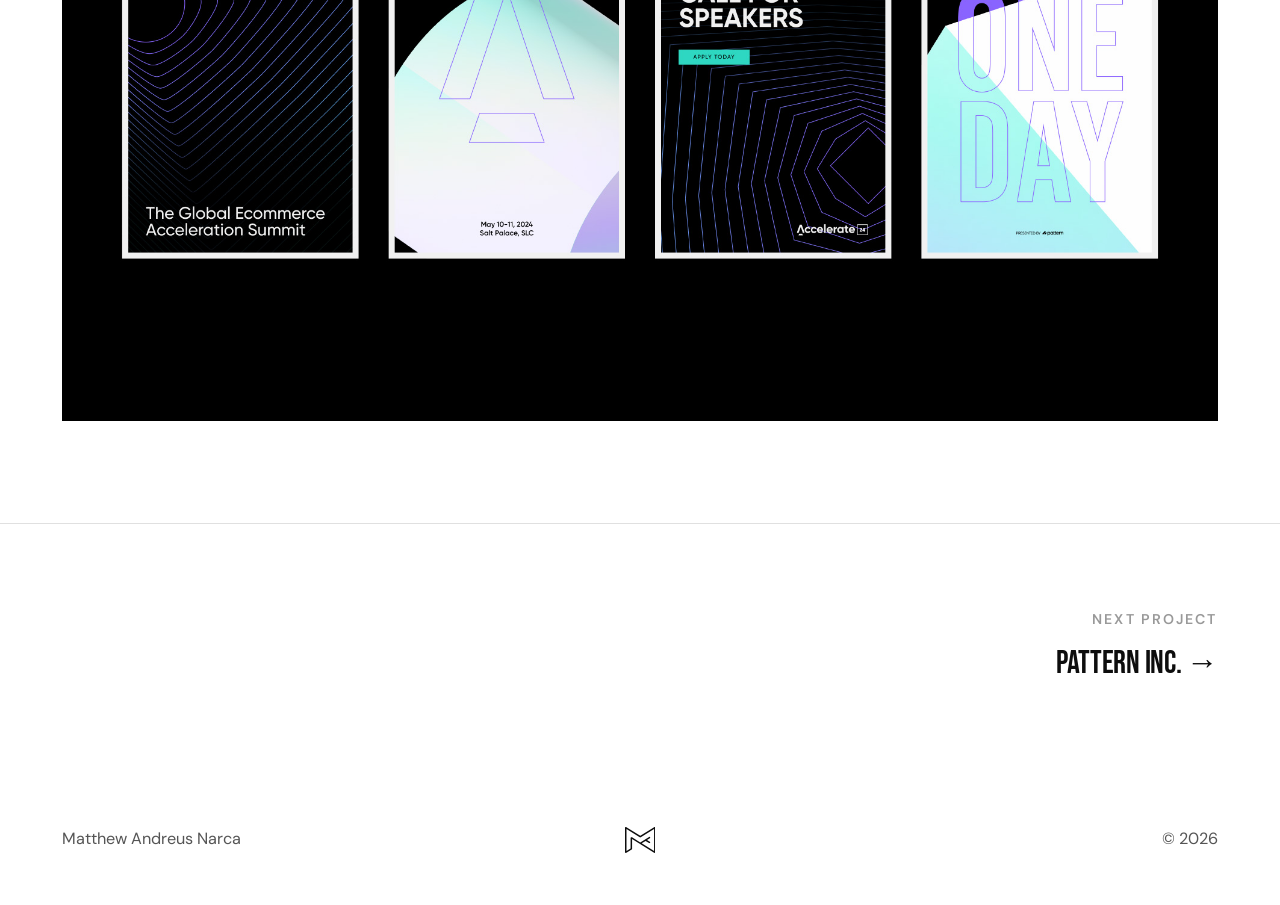
<file: case-studies/accelerate-2024.html>
<!DOCTYPE html>
<html lang="en">
<head>
  <meta charset="UTF-8" />
  <meta name="viewport" content="width=device-width, initial-scale=1.0" />
  <meta name="description" content="Accelerate 2024 — Event Identity Case Study by Matthew Andreus Narca" />
  <title>Accelerate 2024 — Matthew Narca</title>
  <link rel="icon" href="../favicon.svg" type="image/svg+xml" />
  <link rel="icon" href="../favicon-32.png" type="image/png" sizes="32x32" />
  <link rel="apple-touch-icon" href="../apple-touch-icon.png" />
  <link rel="preconnect" href="https://fonts.googleapis.com" />
  <link rel="preconnect" href="https://fonts.gstatic.com" crossorigin />
  <link href="https://fonts.googleapis.com/css2?family=Bebas+Neue&family=DM+Sans:wght@400;500;600;700&display=swap" rel="stylesheet" />
  <link rel="stylesheet" href="../css/style.css" />
  <!-- BEGIN PLERDY CODE -->
  <script data-plerdy_code='1'>
  (function(w,d){
    if(w.__plerdyCode)return;
    w.__plerdyCode=1;
    w._protocol=w.location.protocol=="https:"?"https://":"http://";
    w._site_hash_code="0eee17b32d0ab18dc6e67bdd31d72c4d";
    w._suid=83026;
    var s=d.createElement("script");
    s.async=true;
    s.referrerPolicy="strict-origin-when-cross-origin";
    s.src="https://a.plerdy.com/public/js/click/main.js?v="+Math.random();
    d.head.appendChild(s);
  })(window,document);
  </script>
  <!-- END PLERDY CODE -->
</head>
<body>

<nav class="cs-nav" id="csNav">
  <div class="container">
    <a href="../index.html" class="nav-logo" aria-label="Matthew Narca — home"><svg viewBox="0 0 94.231 80.188" aria-hidden="true" focusable="false"><path fill="currentColor" d="M92.752.357c-.893-.501-2.031-.474-2.915.072l-42.721,26.698L4.392.427C3.513-.116,2.366-.141,1.484.353.568.851,0,1.816,0,2.869v74.442c0,1.055.568,2.018,1.479,2.514.893.501,2.034.471,2.916-.072l16.091-10.057c.413-.26.754-.622.988-1.044.238-.424.361-.907.361-1.394v-30.004l68.005,42.501c.462.283.987.433,1.522.433.485,0,.967-.126,1.387-.361.916-.498,1.484-1.461,1.484-2.516V2.869c0-1.053-.568-2.018-1.479-2.511ZM63.514,42.802l10.643,6.648c.77.519,1.827.525,2.601-.014.233-.171.426-.368.581-.597.348-.503.478-1.113.364-1.719-.114-.599-.453-1.122-.916-1.439-.096-.079-.191-.13-.294-.182l-8.641-5.409,8.843-5.53c1.109-.608,1.517-2.009.907-3.12-.213-.397-.534-.712-.898-.893-.687-.388-1.562-.386-2.213-.025-.099.051-.202.117-.238.15l-27.138,16.957-25.486-15.936c-.866-.532-1.997-.57-2.913-.07-.911.512-1.479,1.475-1.479,2.514v32.168l-12.641,7.9V5.975l40.991,25.614c.916.579,2.141.579,3.057.002L89.635,5.975v68.232l-38.183-23.865,12.062-7.539Z"/></svg></a>
    <a href="../index.html#work" class="cs-back">
      <svg width="14" height="14" viewBox="0 0 14 14" fill="none">
        <path d="M13 7H1M1 7L6 2M1 7L6 12" stroke="currentColor" stroke-width="1.4" stroke-linecap="round" stroke-linejoin="round"/>
      </svg>
      Work
    </a>
  </div>
</nav>

<section class="cs-hero">
  <div class="container">
    <div class="cs-eyebrow">
      <span class="tag">Concept Development</span>
      <span class="tag">Event Identity Design</span>
      <span class="tag">Collateral</span>
    </div>
    <h1 class="cs-title">Accelerate<br>2024</h1>
    <p class="cs-collab">In collaboration with Pattern's Brand Team</p>
  </div>
</section>

<div class="cs-hero-image">
  <img src="../images/accelerate/01.matthewnarca_portfolio_accelerate24-07_casestudy_overview.jpg" alt="Accelerate 2024 — overview" />
</div>

<section class="cs-content">
  <div class="container">
    <div class="cs-grid">

      <div class="cs-sidebar">
        <span class="cs-sidebar-label">Project</span>
        <h2 class="cs-sidebar-heading">Accelerate 2024</h2>

        <span class="cs-sidebar-label">Services</span>
        <p class="cs-sidebar-meta">
          Concept Development<br>
          Event Identity Design<br>
          Collateral
        </p>
        <br>
        <span class="cs-sidebar-label">Collaboration</span>
        <p class="cs-sidebar-meta">Pattern's Brand Team</p>
      </div>

      <div class="cs-blocks">
        <div>
          <span class="cs-block-label">Challenge</span>
          <p class="cs-block-text large">Accelerate is Pattern's flagship annual event. Each year, the identity needs to feel fresh and distinct while staying true to the brand. For the 2024 edition, the team needed a concept that carried real creative conviction, one that could anchor a full event identity system across every touchpoint.</p>
        </div>
        <div>
          <span class="cs-block-label">Approach</span>
          <p class="cs-block-text">The foundational concept I developed for the 2024 identity centered on the idea of transformation. That concept became the creative backbone of the entire event identity, shaping the visual direction, motion, and messaging.</p>
        </div>
        <div>
          <span class="cs-block-label">Outcome</span>
          <p class="cs-block-text">A bold, cohesive event identity built on a single strong idea. The Transformation Concept gave the team a clear creative north star that translated consistently across every format, from stage to screen to print.</p>
        </div>
      </div>

    </div>
  </div>
</section>

<section class="cs-gallery">
  <div class="container">
    <div class="cs-gallery-grid">
      <img src="../images/accelerate/02.matthewnarca_portfolio_accelerate24-60.jpg" alt="Accelerate 2024" loading="lazy" />
      <img src="../images/accelerate/03.matthewnarca_portfolio_accelerate24-08.jpg" alt="Accelerate 2024" loading="lazy" />
      <img src="../images/accelerate/04.matthewnarca_portfolio_accelerate24-09.jpg" alt="Accelerate 2024" loading="lazy" />
      <img src="../images/accelerate/05.matthewnarca_portfolio_accelerate24-10.jpg" alt="Accelerate 2024" loading="lazy" />
      <img src="../images/accelerate/06.matthewnarca_portfolio_accelerate24-11.jpg" alt="Accelerate 2024" loading="lazy" />
      <img src="../images/accelerate/07.matthewnarca_portfolio_accelerate24-12.jpg" alt="Accelerate 2024" loading="lazy" />
      <img src="../images/accelerate/08.matthewnarca_portfolio_accelerate24-13.jpg" alt="Accelerate 2024" loading="lazy" />
      <img src="../images/accelerate/09.matthewnarca_portfolio_accelerate24-14.jpg" alt="Accelerate 2024" loading="lazy" />
      <img src="../images/accelerate/10.matthewnarca_portfolio_accelerate24-15.jpg" alt="Accelerate 2024" loading="lazy" />
    </div>
  </div>
</section>

<div class="cs-nav-footer">
  <div class="container">
    <div></div>
    <a href="pattern-inc.html" class="cs-nav-link right">
      <span class="cs-nav-link-label">Next Project</span>
      <span class="cs-nav-link-title">Pattern Inc. →</span>
    </a>
  </div>
</div>

<footer>
  <div class="container">
    <div class="footer-inner">
      <span class="footer-name">Matthew Andreus Narca</span>
      <a href="../index.html" class="footer-mark" aria-label="Matthew Narca — home"><svg viewBox="0 0 94.231 80.188" aria-hidden="true" focusable="false"><path fill="currentColor" d="M92.752.357c-.893-.501-2.031-.474-2.915.072l-42.721,26.698L4.392.427C3.513-.116,2.366-.141,1.484.353.568.851,0,1.816,0,2.869v74.442c0,1.055.568,2.018,1.479,2.514.893.501,2.034.471,2.916-.072l16.091-10.057c.413-.26.754-.622.988-1.044.238-.424.361-.907.361-1.394v-30.004l68.005,42.501c.462.283.987.433,1.522.433.485,0,.967-.126,1.387-.361.916-.498,1.484-1.461,1.484-2.516V2.869c0-1.053-.568-2.018-1.479-2.511ZM63.514,42.802l10.643,6.648c.77.519,1.827.525,2.601-.014.233-.171.426-.368.581-.597.348-.503.478-1.113.364-1.719-.114-.599-.453-1.122-.916-1.439-.096-.079-.191-.13-.294-.182l-8.641-5.409,8.843-5.53c1.109-.608,1.517-2.009.907-3.12-.213-.397-.534-.712-.898-.893-.687-.388-1.562-.386-2.213-.025-.099.051-.202.117-.238.15l-27.138,16.957-25.486-15.936c-.866-.532-1.997-.57-2.913-.07-.911.512-1.479,1.475-1.479,2.514v32.168l-12.641,7.9V5.975l40.991,25.614c.916.579,2.141.579,3.057.002L89.635,5.975v68.232l-38.183-23.865,12.062-7.539Z"/></svg></a>
      <span class="footer-copy">&copy; <span class="footer-year"></span></span>
    </div>
  </div>
</footer>

<script>
  document.querySelectorAll('.footer-year').forEach(el => el.textContent = new Date().getFullYear());
  const nav = document.getElementById('csNav');
  window.addEventListener('scroll', () => {
    nav.classList.toggle('scrolled', window.scrollY > 40);
  }, { passive: true });
</script>

</body>
</html>
</file>
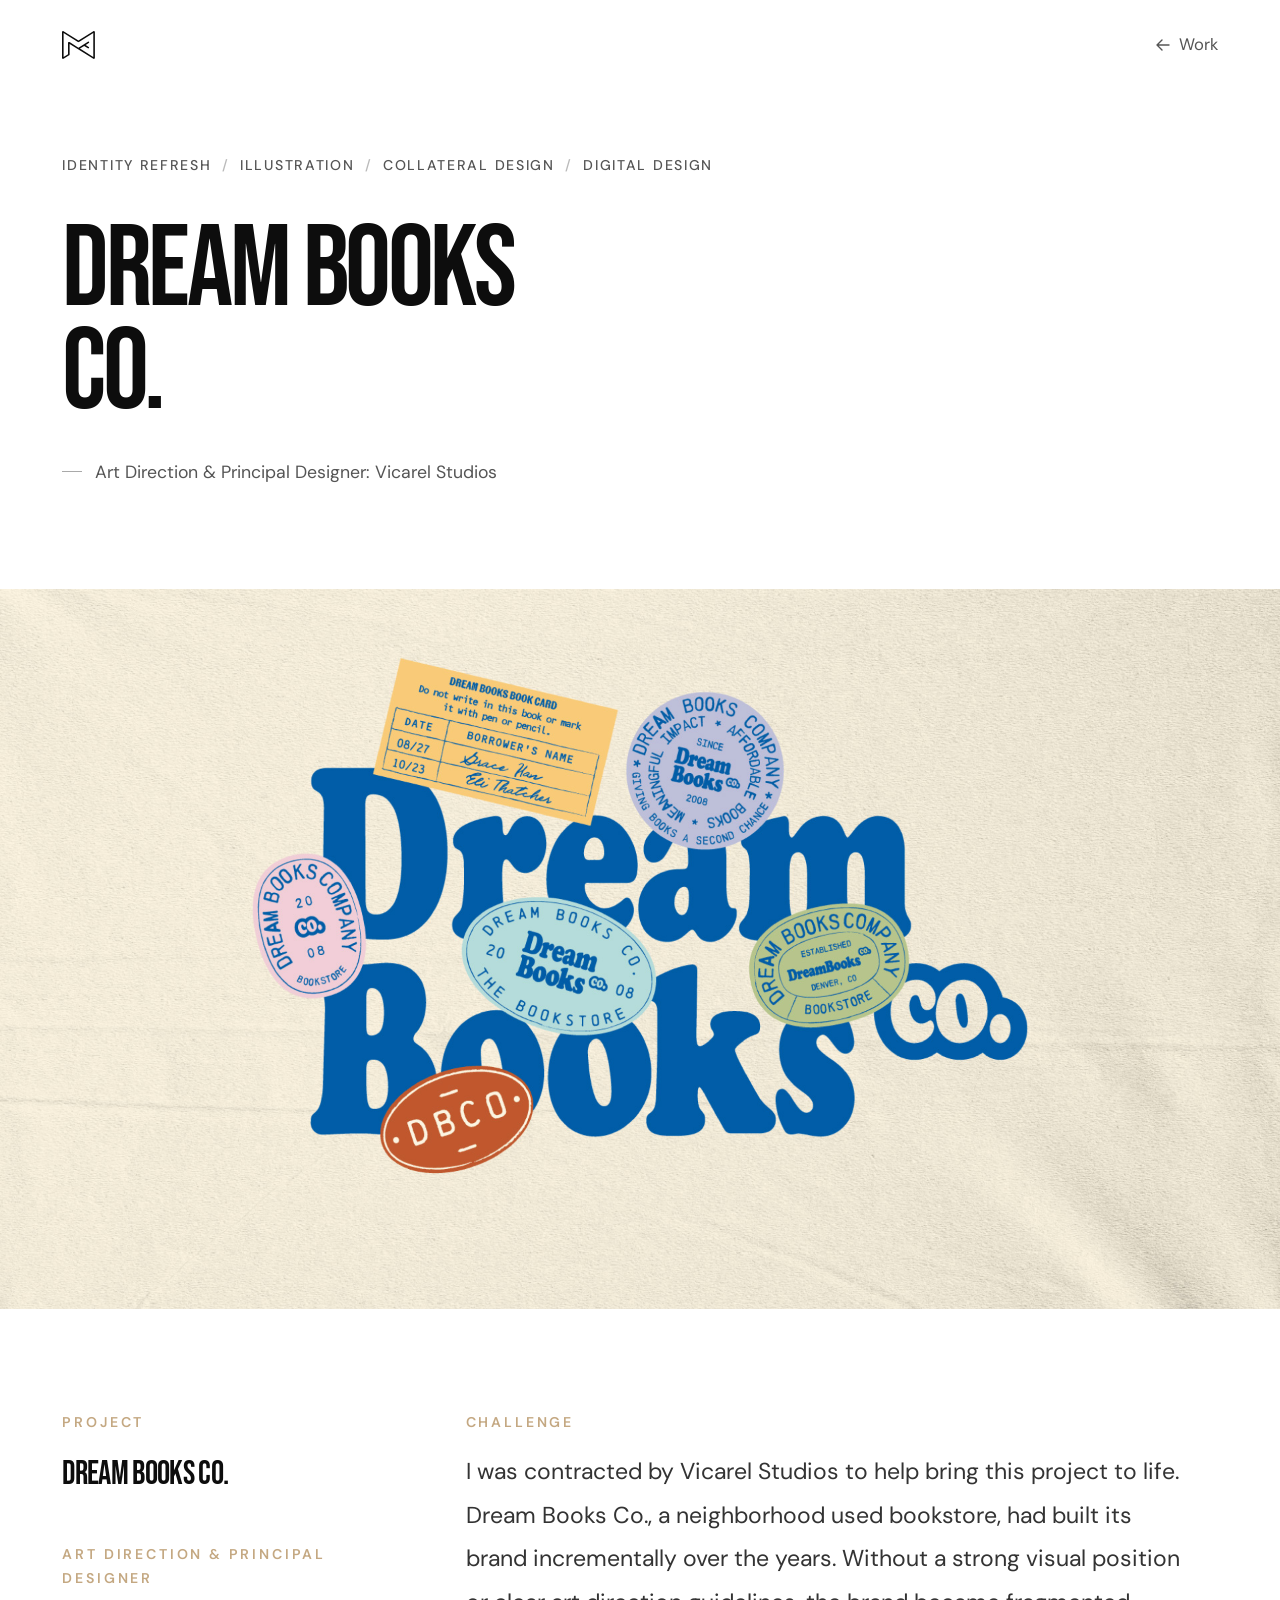
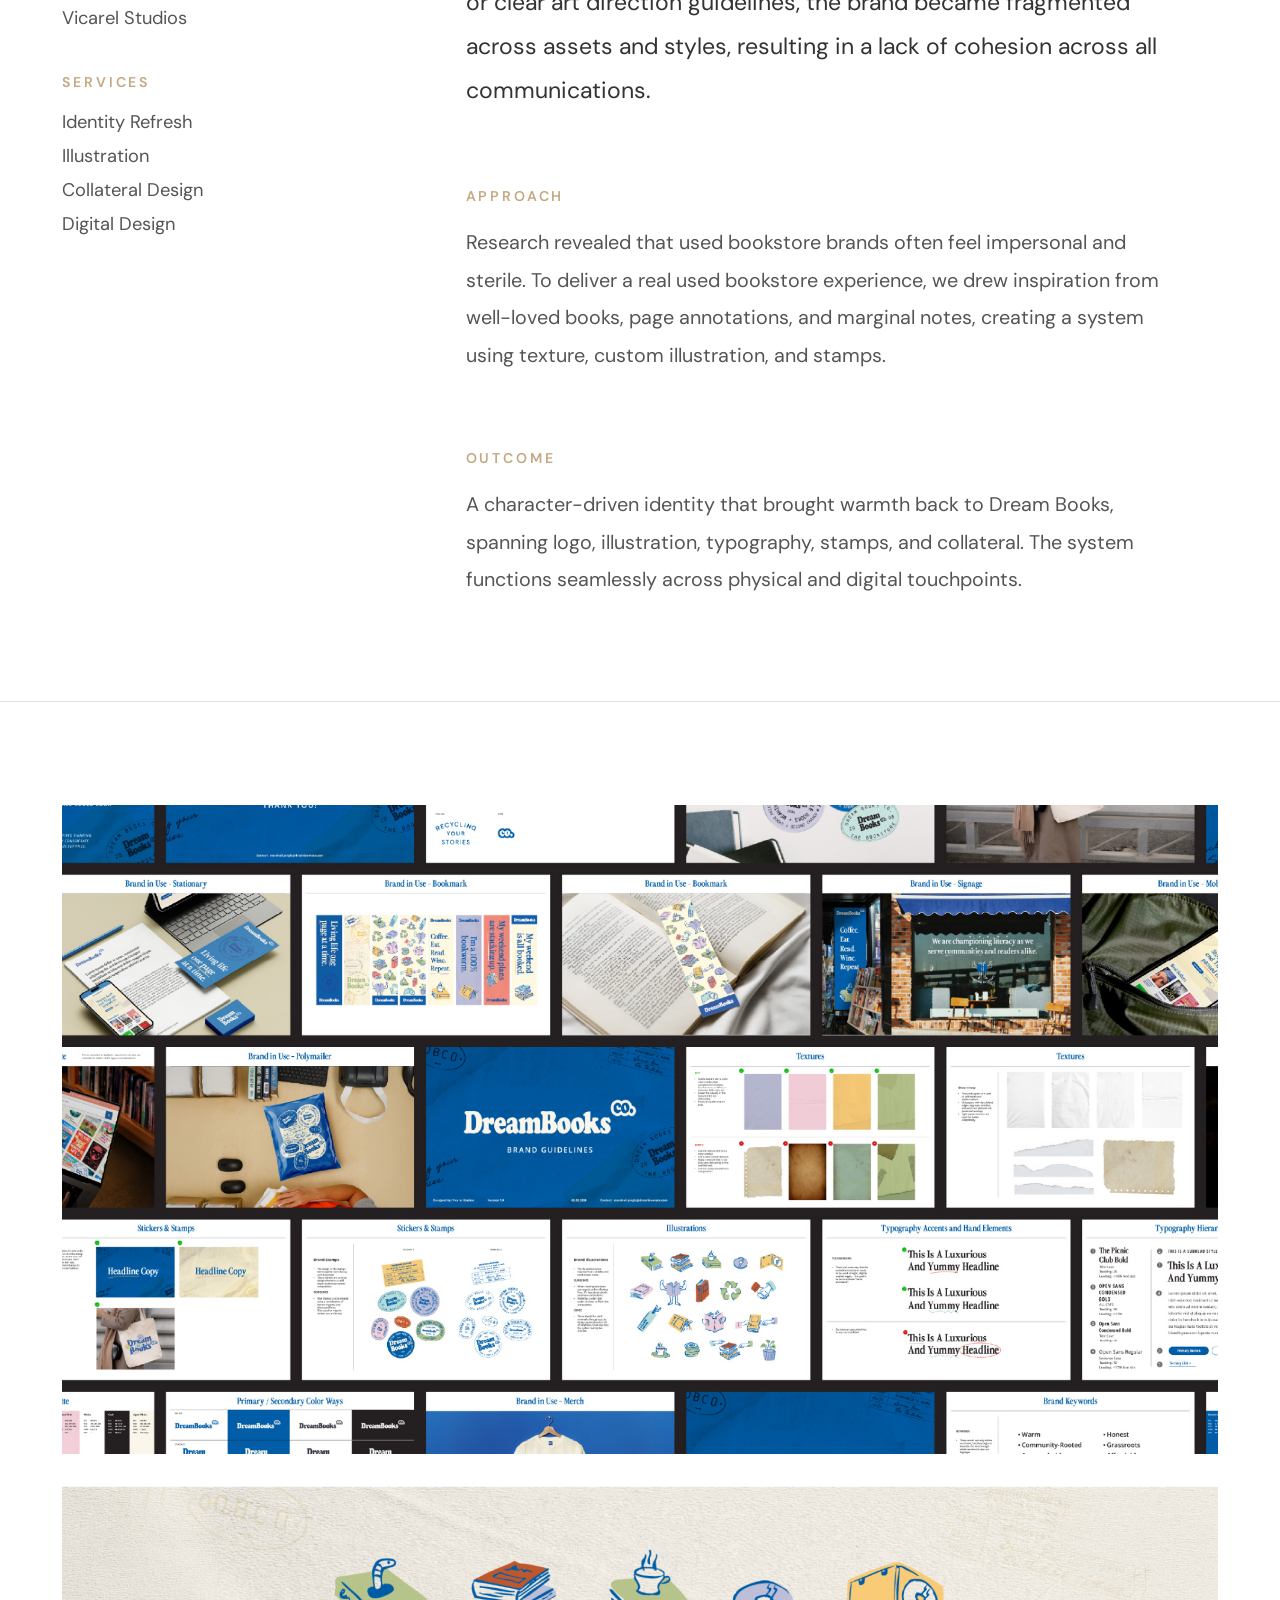
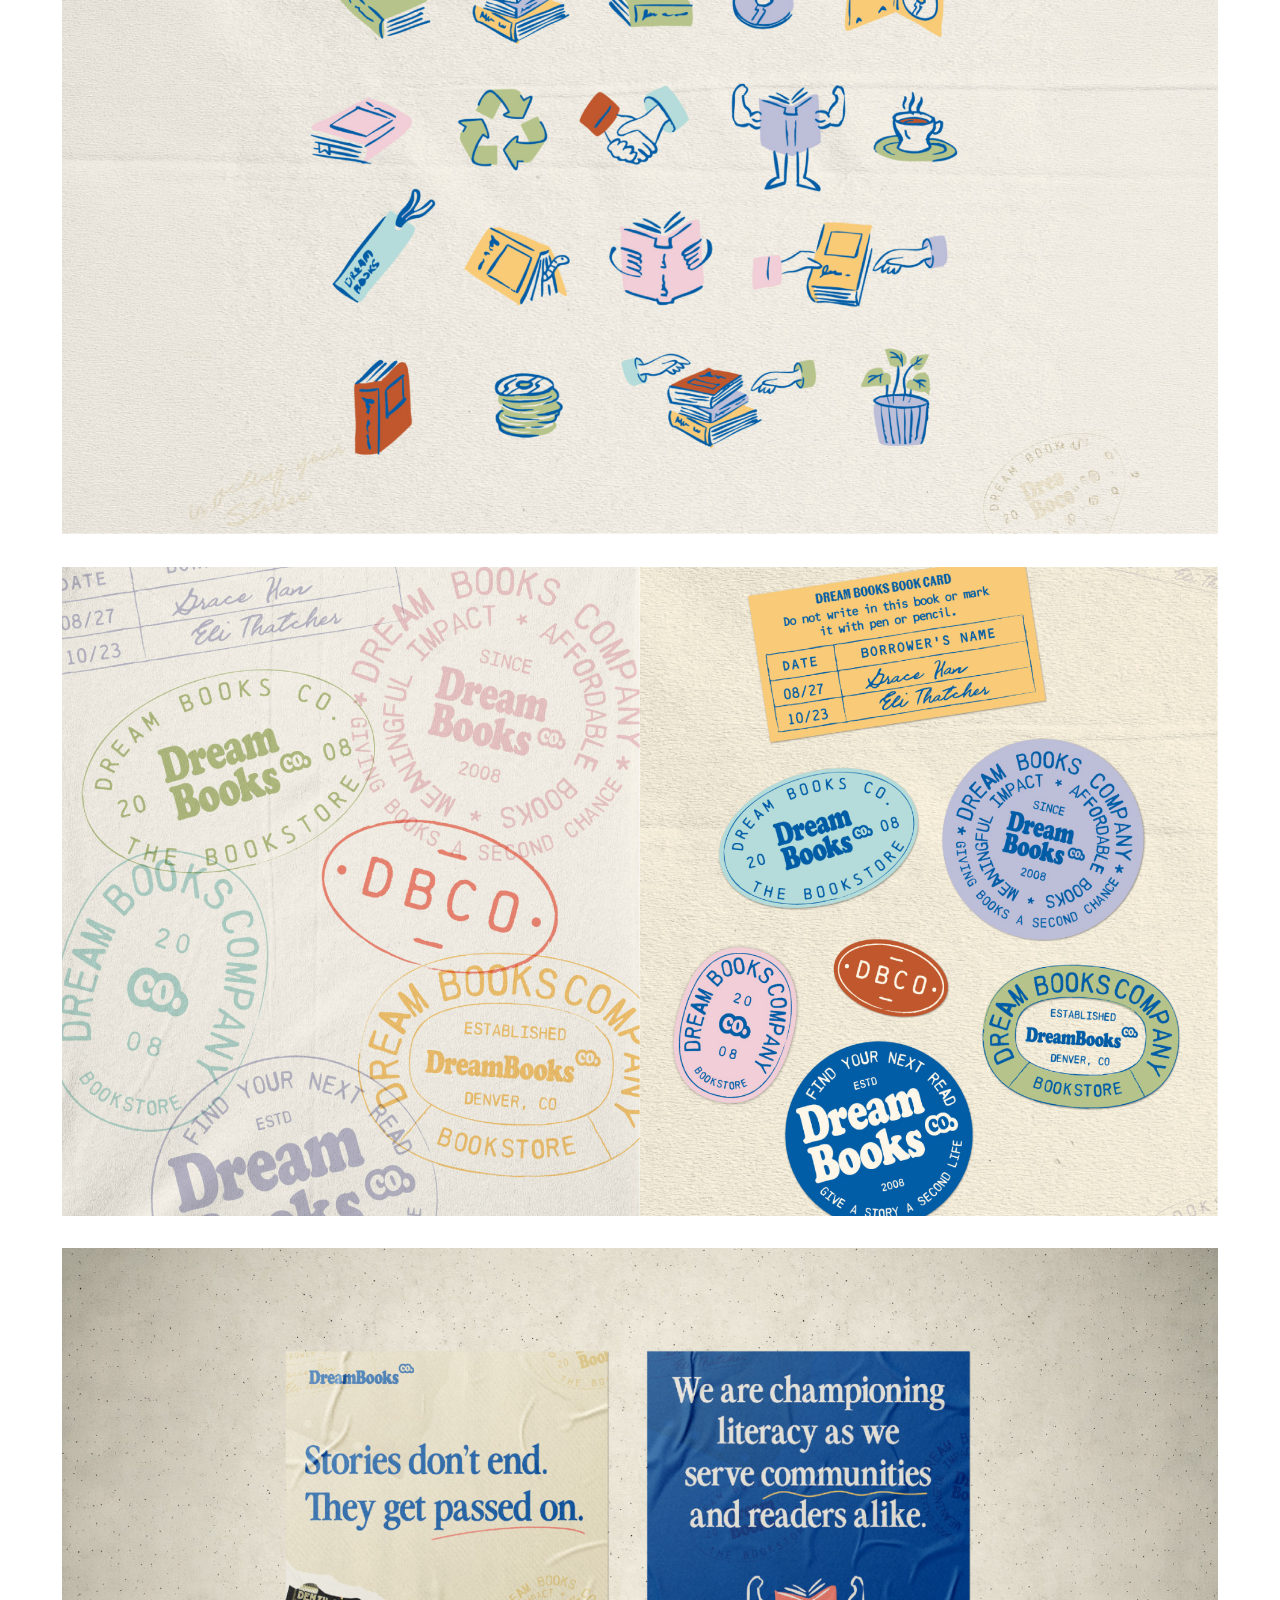
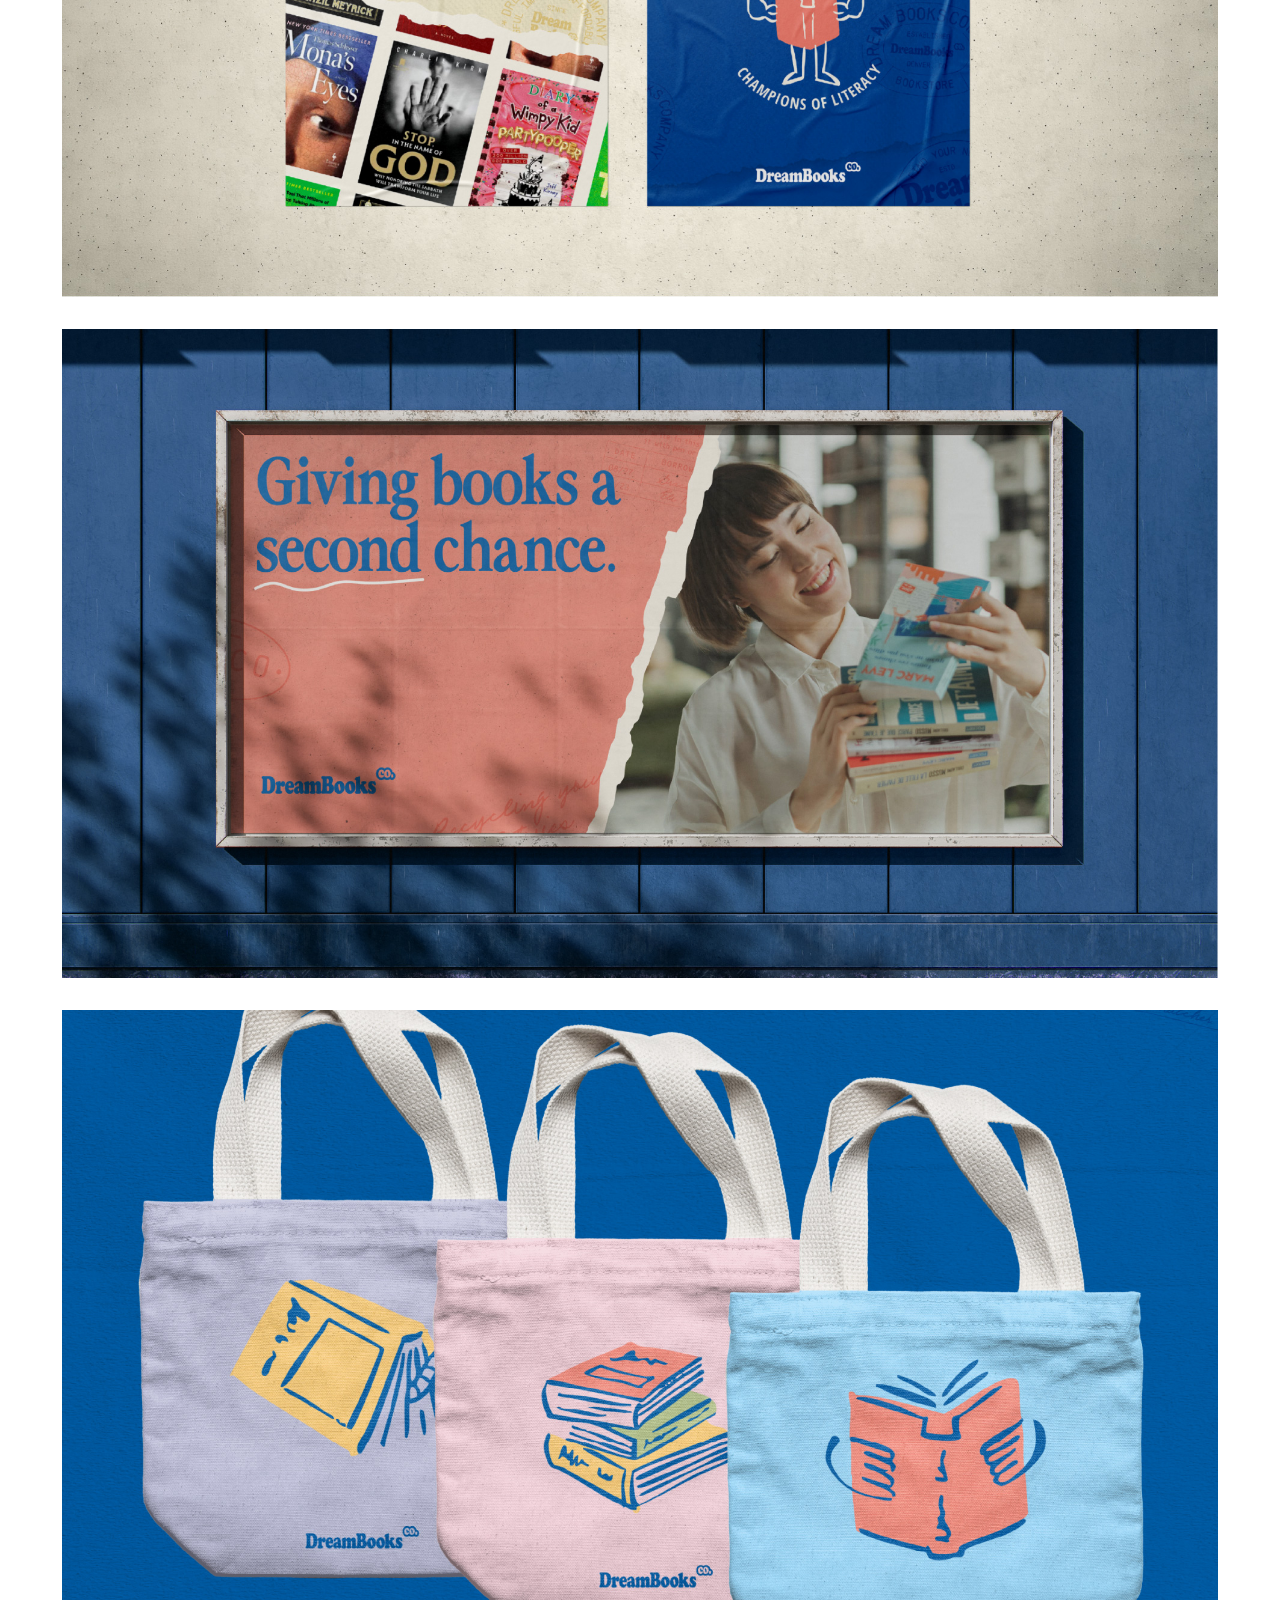
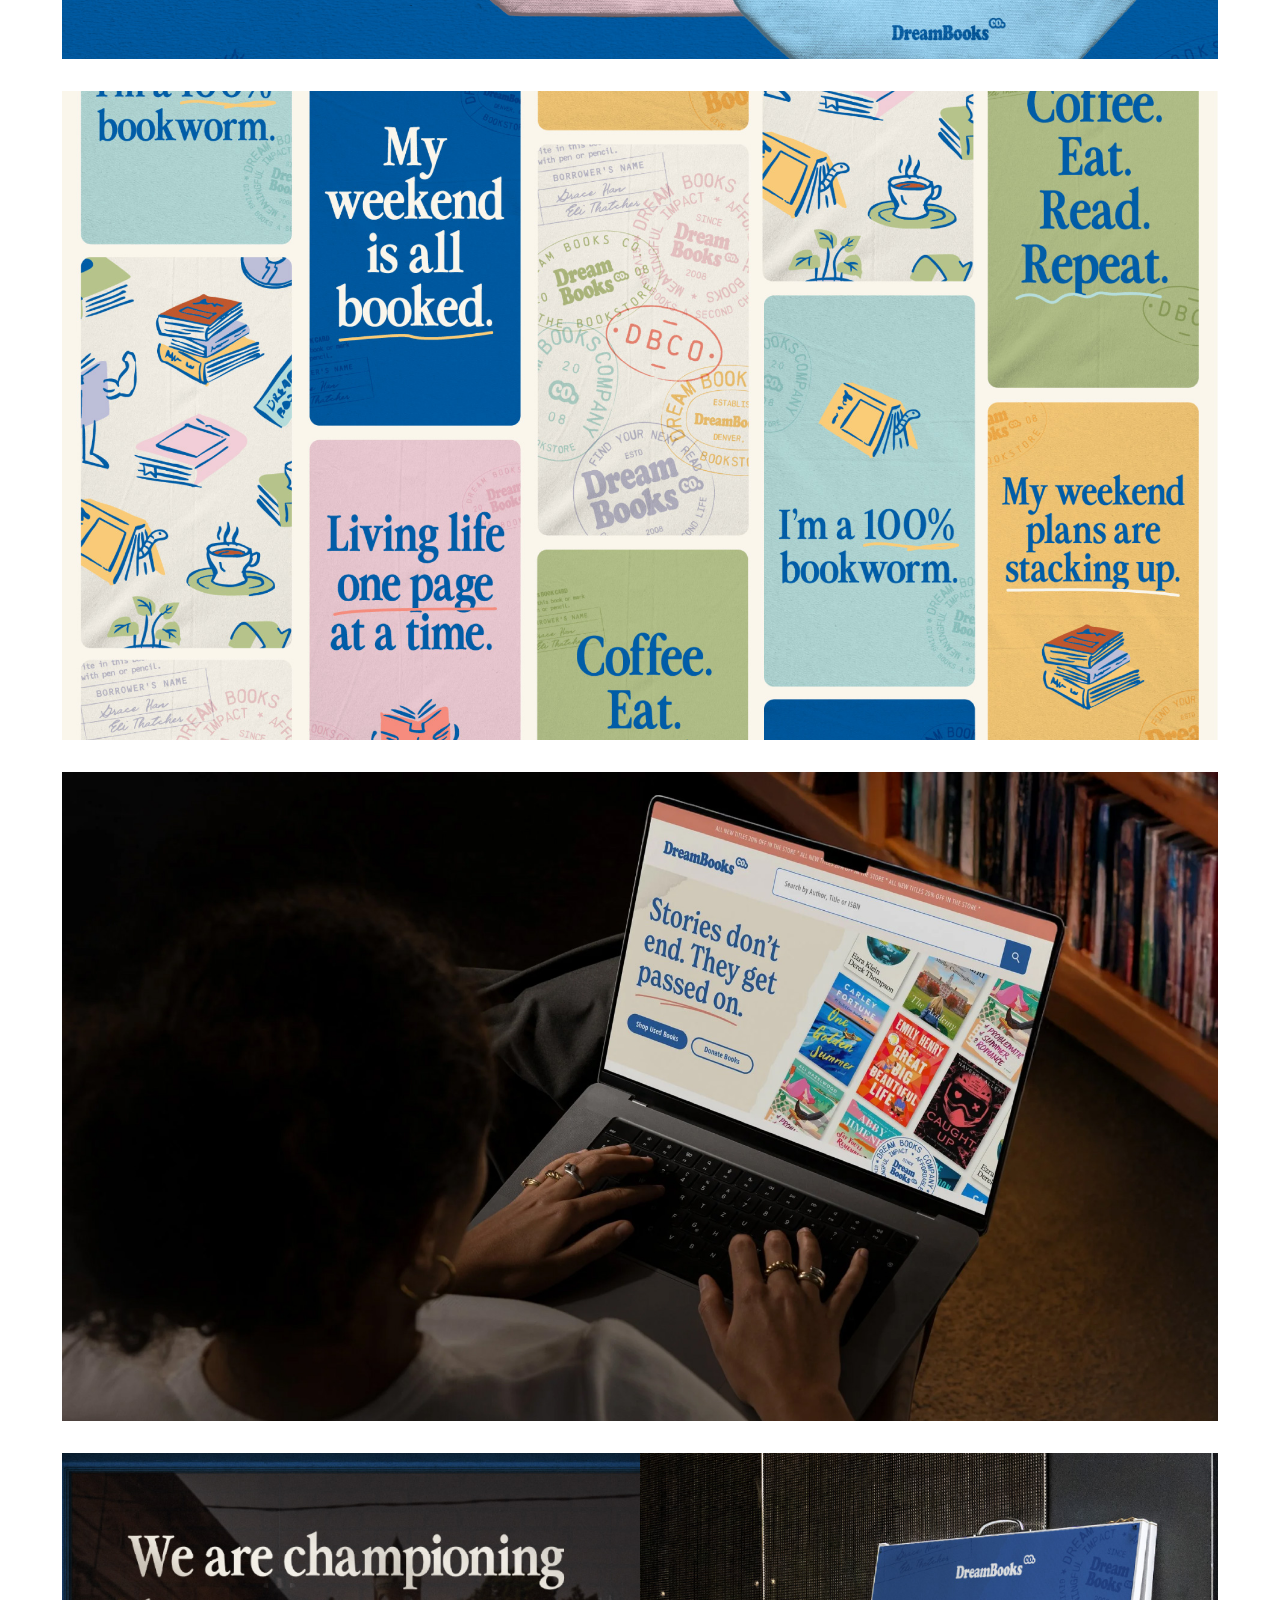
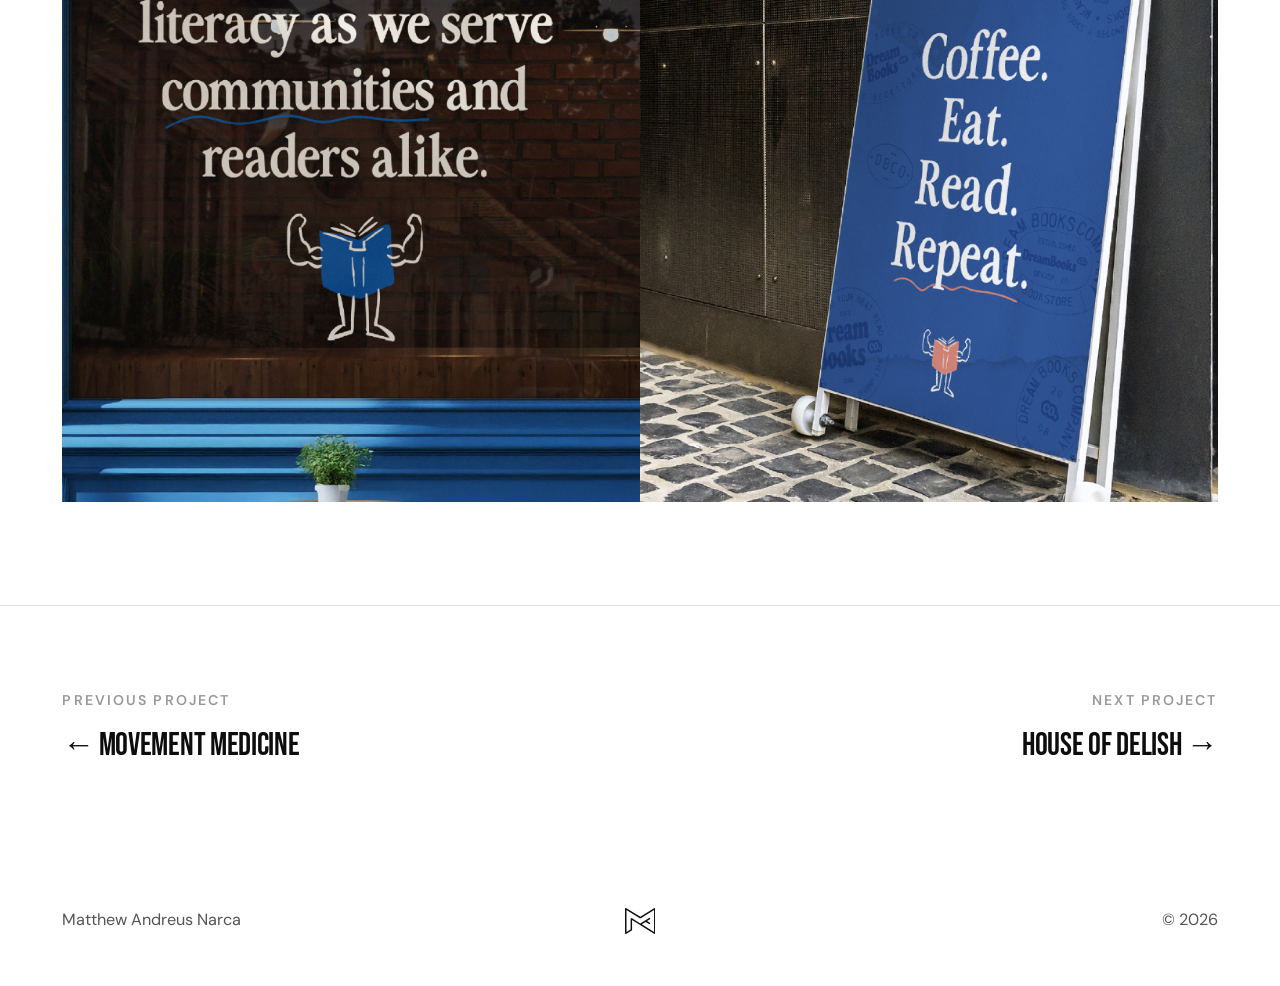
<file: case-studies/dreambooks-co.html>
<!DOCTYPE html>
<html lang="en">
<head>
  <meta charset="UTF-8" />
  <meta name="viewport" content="width=device-width, initial-scale=1.0" />
  <meta name="description" content="Dream Books Co. — Identity Refresh Case Study by Matthew Andreus Narca" />
  <title>Dream Books Co. — Matthew Narca</title>
  <link rel="icon" href="../favicon.svg" type="image/svg+xml" />
  <link rel="icon" href="../favicon-32.png" type="image/png" sizes="32x32" />
  <link rel="apple-touch-icon" href="../apple-touch-icon.png" />
  <link rel="preconnect" href="https://fonts.googleapis.com" />
  <link rel="preconnect" href="https://fonts.gstatic.com" crossorigin />
  <link href="https://fonts.googleapis.com/css2?family=Bebas+Neue&family=DM+Sans:wght@400;500;600;700&display=swap" rel="stylesheet" />
  <link rel="stylesheet" href="../css/style.css" />
  <!-- BEGIN PLERDY CODE -->
  <script data-plerdy_code='1'>
  (function(w,d){
    if(w.__plerdyCode)return;
    w.__plerdyCode=1;
    w._protocol=w.location.protocol=="https:"?"https://":"http://";
    w._site_hash_code="0eee17b32d0ab18dc6e67bdd31d72c4d";
    w._suid=83026;
    var s=d.createElement("script");
    s.async=true;
    s.referrerPolicy="strict-origin-when-cross-origin";
    s.src="https://a.plerdy.com/public/js/click/main.js?v="+Math.random();
    d.head.appendChild(s);
  })(window,document);
  </script>
  <!-- END PLERDY CODE -->
</head>
<body>

<nav class="cs-nav" id="csNav">
  <div class="container">
    <a href="../index.html" class="nav-logo" aria-label="Matthew Narca — home"><svg viewBox="0 0 94.231 80.188" aria-hidden="true" focusable="false"><path fill="currentColor" d="M92.752.357c-.893-.501-2.031-.474-2.915.072l-42.721,26.698L4.392.427C3.513-.116,2.366-.141,1.484.353.568.851,0,1.816,0,2.869v74.442c0,1.055.568,2.018,1.479,2.514.893.501,2.034.471,2.916-.072l16.091-10.057c.413-.26.754-.622.988-1.044.238-.424.361-.907.361-1.394v-30.004l68.005,42.501c.462.283.987.433,1.522.433.485,0,.967-.126,1.387-.361.916-.498,1.484-1.461,1.484-2.516V2.869c0-1.053-.568-2.018-1.479-2.511ZM63.514,42.802l10.643,6.648c.77.519,1.827.525,2.601-.014.233-.171.426-.368.581-.597.348-.503.478-1.113.364-1.719-.114-.599-.453-1.122-.916-1.439-.096-.079-.191-.13-.294-.182l-8.641-5.409,8.843-5.53c1.109-.608,1.517-2.009.907-3.12-.213-.397-.534-.712-.898-.893-.687-.388-1.562-.386-2.213-.025-.099.051-.202.117-.238.15l-27.138,16.957-25.486-15.936c-.866-.532-1.997-.57-2.913-.07-.911.512-1.479,1.475-1.479,2.514v32.168l-12.641,7.9V5.975l40.991,25.614c.916.579,2.141.579,3.057.002L89.635,5.975v68.232l-38.183-23.865,12.062-7.539Z"/></svg></a>
    <a href="../index.html#work" class="cs-back">
      <svg width="14" height="14" viewBox="0 0 14 14" fill="none">
        <path d="M13 7H1M1 7L6 2M1 7L6 12" stroke="currentColor" stroke-width="1.4" stroke-linecap="round" stroke-linejoin="round"/>
      </svg>
      Work
    </a>
  </div>
</nav>

<section class="cs-hero">
  <div class="container">
    <div class="cs-eyebrow">
      <span class="tag">Identity Refresh</span>
      <span class="tag">Illustration</span>
      <span class="tag">Collateral Design</span>
      <span class="tag">Digital Design</span>
    </div>
    <h1 class="cs-title">Dream Books<br>Co.</h1>
    <p class="cs-collab">Art Direction &amp; Principal Designer: Vicarel Studios</p>
  </div>
</section>

<div class="cs-hero-image">
  <img src="../images/dreambooks/01.matthew_narca_portfolio_dreambooks-46_casestudy_overview.jpg" alt="Dream Books Co. — overview" />
</div>

<section class="cs-content">
  <div class="container">
    <div class="cs-grid">

      <div class="cs-sidebar">
        <span class="cs-sidebar-label">Project</span>
        <h2 class="cs-sidebar-heading">Dream Books Co.</h2>

        <span class="cs-sidebar-label">Art Direction &amp; Principal Designer</span>
        <p class="cs-sidebar-meta">Vicarel Studios</p>
        <br>
        <span class="cs-sidebar-label">Services</span>
        <p class="cs-sidebar-meta">
          Identity Refresh<br>
          Illustration<br>
          Collateral Design<br>
          Digital Design
        </p>
      </div>

      <div class="cs-blocks">
        <div>
          <span class="cs-block-label">Challenge</span>
          <p class="cs-block-text large">I was contracted by Vicarel Studios to help bring this project to life. Dream Books Co., a neighborhood used bookstore, had built its brand incrementally over the years. Without a strong visual position or clear art direction guidelines, the brand became fragmented across assets and styles, resulting in a lack of cohesion across all communications.</p>
        </div>
        <div>
          <span class="cs-block-label">Approach</span>
          <p class="cs-block-text">Research revealed that used bookstore brands often feel impersonal and sterile. To deliver a real used bookstore experience, we drew inspiration from well-loved books, page annotations, and marginal notes, creating a system using texture, custom illustration, and stamps.</p>
        </div>
        <div>
          <span class="cs-block-label">Outcome</span>
          <p class="cs-block-text">A character-driven identity that brought warmth back to Dream Books, spanning logo, illustration, typography, stamps, and collateral. The system functions seamlessly across physical and digital touchpoints.</p>
        </div>
      </div>

    </div>
  </div>
</section>

<section class="cs-gallery">
  <div class="container">
    <div class="cs-gallery-grid">
      <img src="../images/dreambooks/02.matthew_narca_portfolio_dreambooks-01.jpg" alt="Dream Books Co." loading="lazy" />
      <img src="../images/dreambooks/03.matthew_narca_portfolio_dreambooks-37.jpg" alt="Dream Books Co." loading="lazy" />
      <img src="../images/dreambooks/04.matthew_narca_portfolio_dreambooks-39.jpg" alt="Dream Books Co." loading="lazy" />
      <img src="../images/dreambooks/05.matthew_narca_portfolio_dreambooks-40.jpg" alt="Dream Books Co." loading="lazy" />
      <img src="../images/dreambooks/06.matthew_narca_portfolio_dreambooks-41.jpg" alt="Dream Books Co." loading="lazy" />
      <img src="../images/dreambooks/07.matthew_narca_portfolio_dreambooks-42.jpg" alt="Dream Books Co." loading="lazy" />
      <img src="../images/dreambooks/08.matthew_narca_portfolio_dreambooks-43.jpg" alt="Dream Books Co." loading="lazy" />
      <img src="../images/dreambooks/09.matthew_narca_portfolio_dreambooks-44.jpg" alt="Dream Books Co." loading="lazy" />
      <img src="../images/dreambooks/10.matthew_narca_portfolio_dreambooks-45.jpg" alt="Dream Books Co." loading="lazy" />
    </div>
  </div>
</section>

<div class="cs-nav-footer">
  <div class="container">
    <a href="movement-medicine.html" class="cs-nav-link">
      <span class="cs-nav-link-label">Previous Project</span>
      <span class="cs-nav-link-title">← Movement Medicine</span>
    </a>
    <a href="house-of-delish.html" class="cs-nav-link right">
      <span class="cs-nav-link-label">Next Project</span>
      <span class="cs-nav-link-title">House of Delish →</span>
    </a>
  </div>
</div>

<footer>
  <div class="container">
    <div class="footer-inner">
      <span class="footer-name">Matthew Andreus Narca</span>
      <a href="../index.html" class="footer-mark" aria-label="Matthew Narca — home"><svg viewBox="0 0 94.231 80.188" aria-hidden="true" focusable="false"><path fill="currentColor" d="M92.752.357c-.893-.501-2.031-.474-2.915.072l-42.721,26.698L4.392.427C3.513-.116,2.366-.141,1.484.353.568.851,0,1.816,0,2.869v74.442c0,1.055.568,2.018,1.479,2.514.893.501,2.034.471,2.916-.072l16.091-10.057c.413-.26.754-.622.988-1.044.238-.424.361-.907.361-1.394v-30.004l68.005,42.501c.462.283.987.433,1.522.433.485,0,.967-.126,1.387-.361.916-.498,1.484-1.461,1.484-2.516V2.869c0-1.053-.568-2.018-1.479-2.511ZM63.514,42.802l10.643,6.648c.77.519,1.827.525,2.601-.014.233-.171.426-.368.581-.597.348-.503.478-1.113.364-1.719-.114-.599-.453-1.122-.916-1.439-.096-.079-.191-.13-.294-.182l-8.641-5.409,8.843-5.53c1.109-.608,1.517-2.009.907-3.12-.213-.397-.534-.712-.898-.893-.687-.388-1.562-.386-2.213-.025-.099.051-.202.117-.238.15l-27.138,16.957-25.486-15.936c-.866-.532-1.997-.57-2.913-.07-.911.512-1.479,1.475-1.479,2.514v32.168l-12.641,7.9V5.975l40.991,25.614c.916.579,2.141.579,3.057.002L89.635,5.975v68.232l-38.183-23.865,12.062-7.539Z"/></svg></a>
      <span class="footer-copy">&copy; <span class="footer-year"></span></span>
    </div>
  </div>
</footer>

<script>
  document.querySelectorAll('.footer-year').forEach(el => el.textContent = new Date().getFullYear());
  const nav = document.getElementById('csNav');
  window.addEventListener('scroll', () => {
    nav.classList.toggle('scrolled', window.scrollY > 40);
  }, { passive: true });
</script>

</body>
</html>
</file>
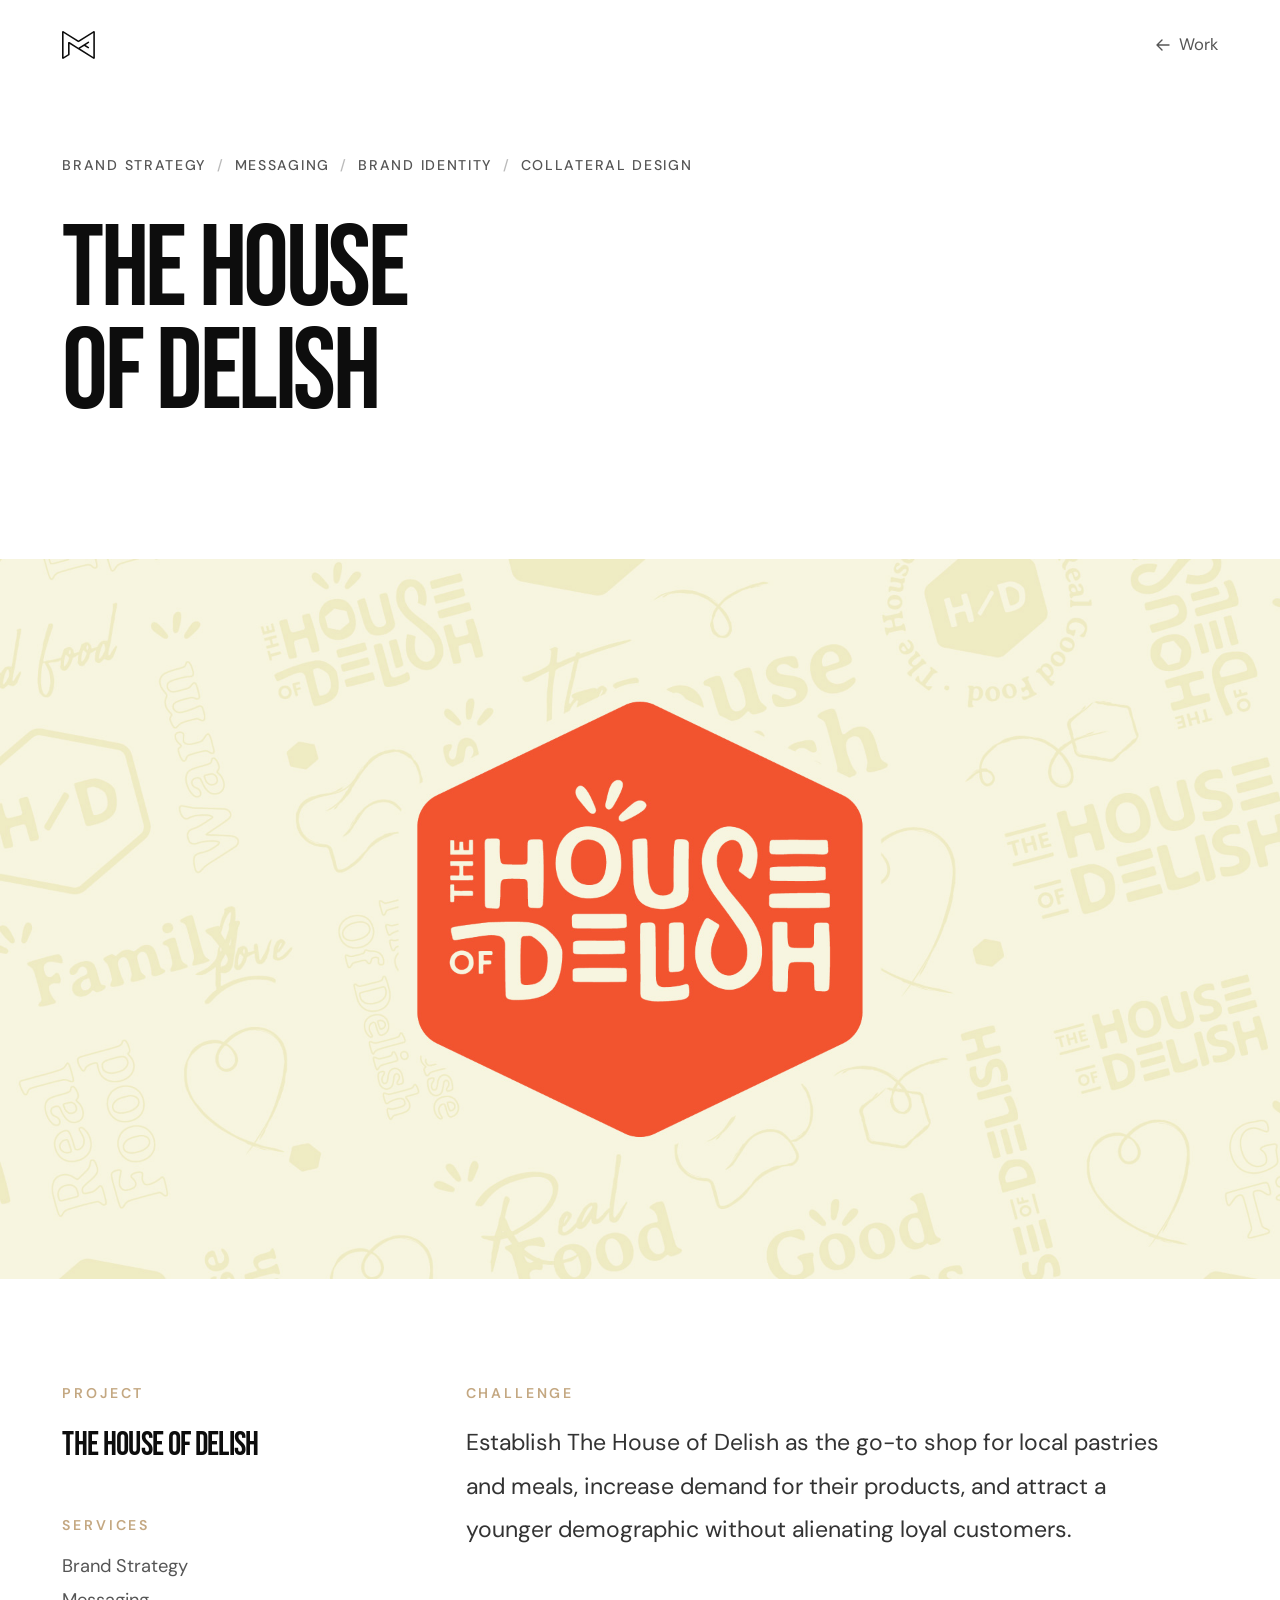
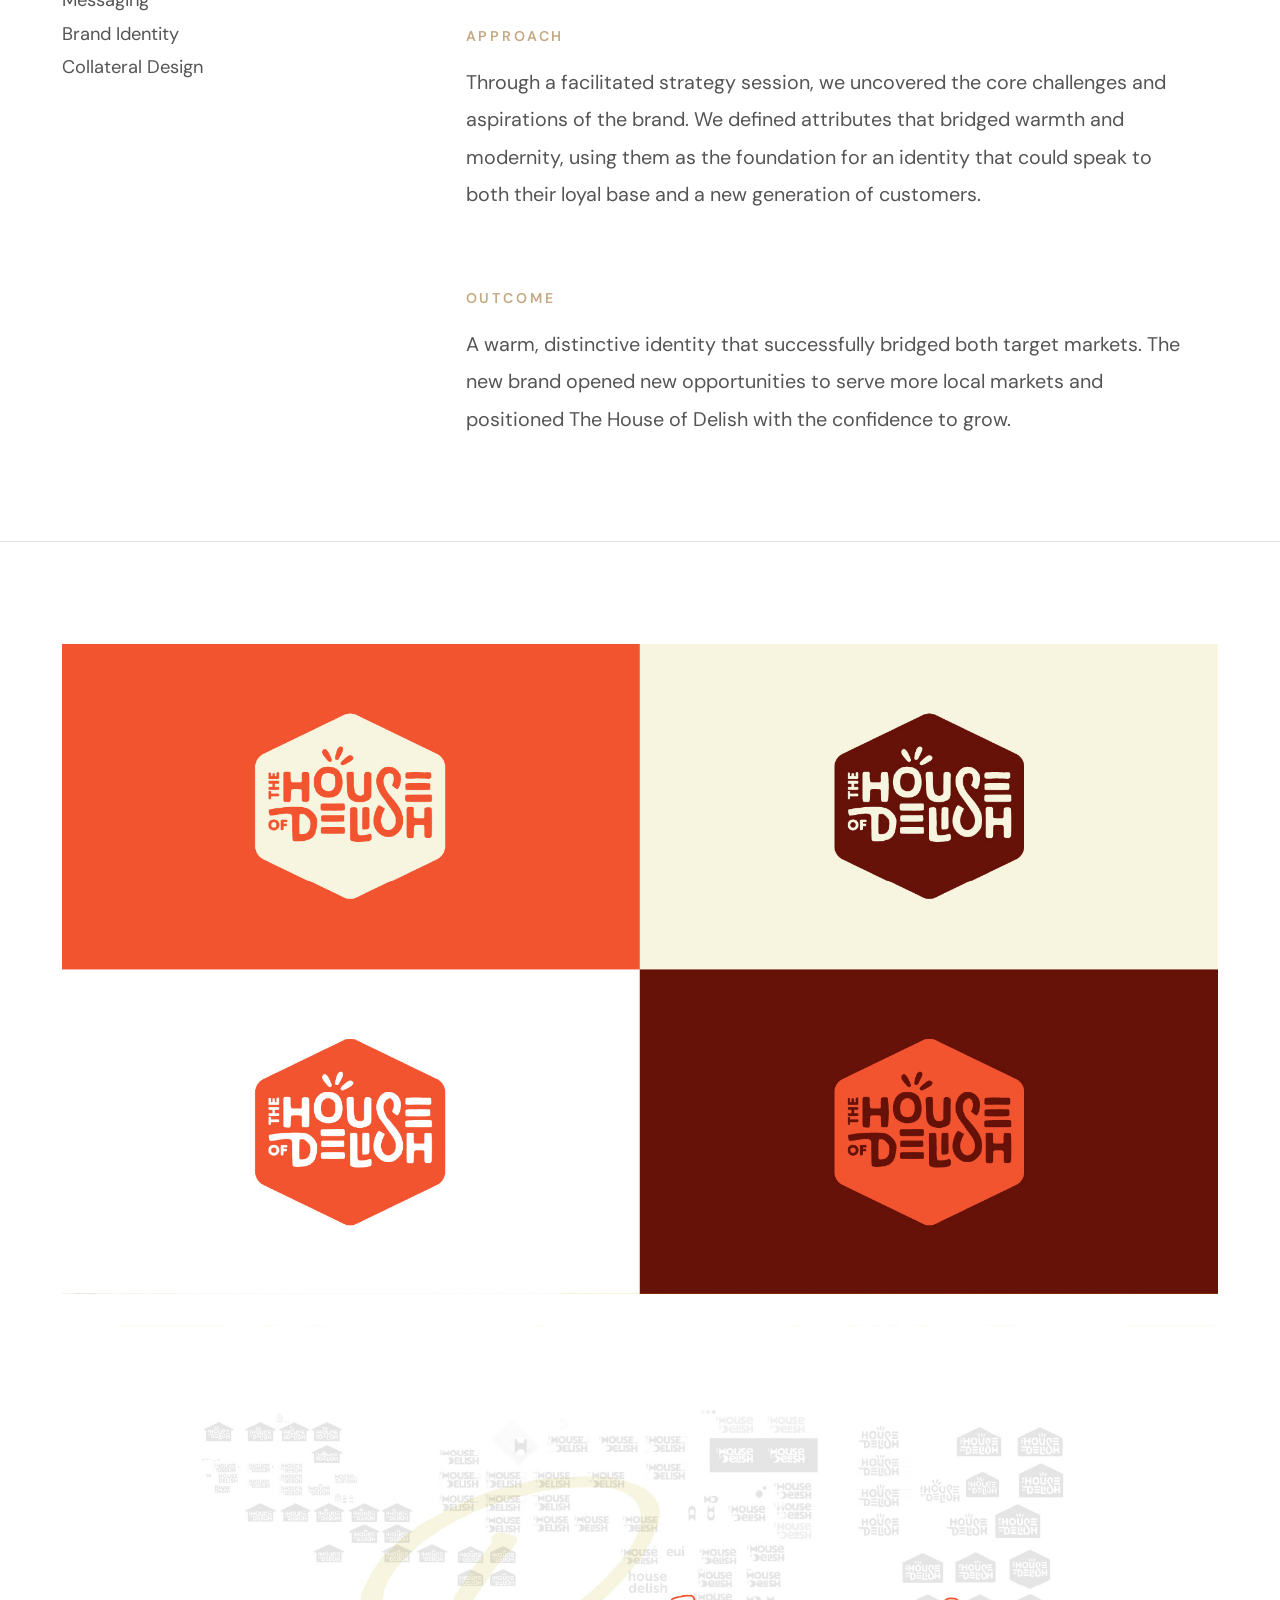
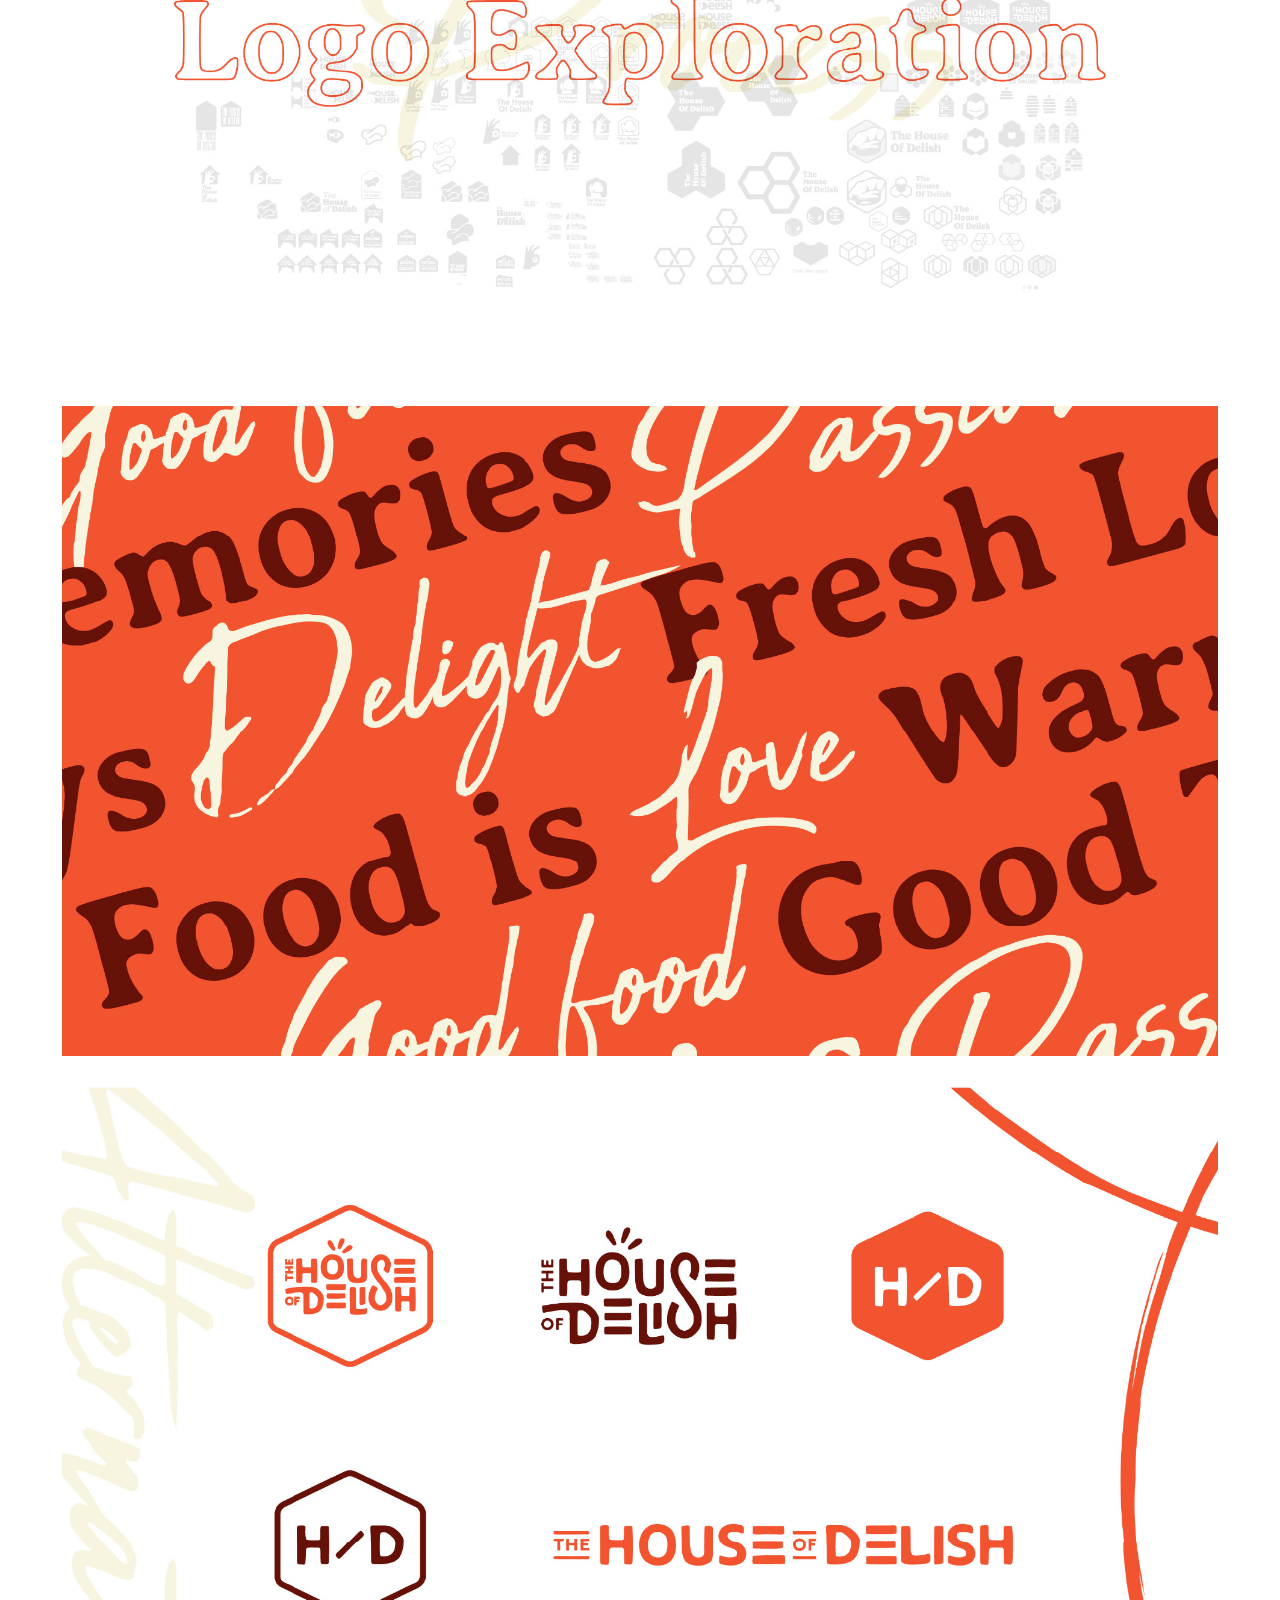
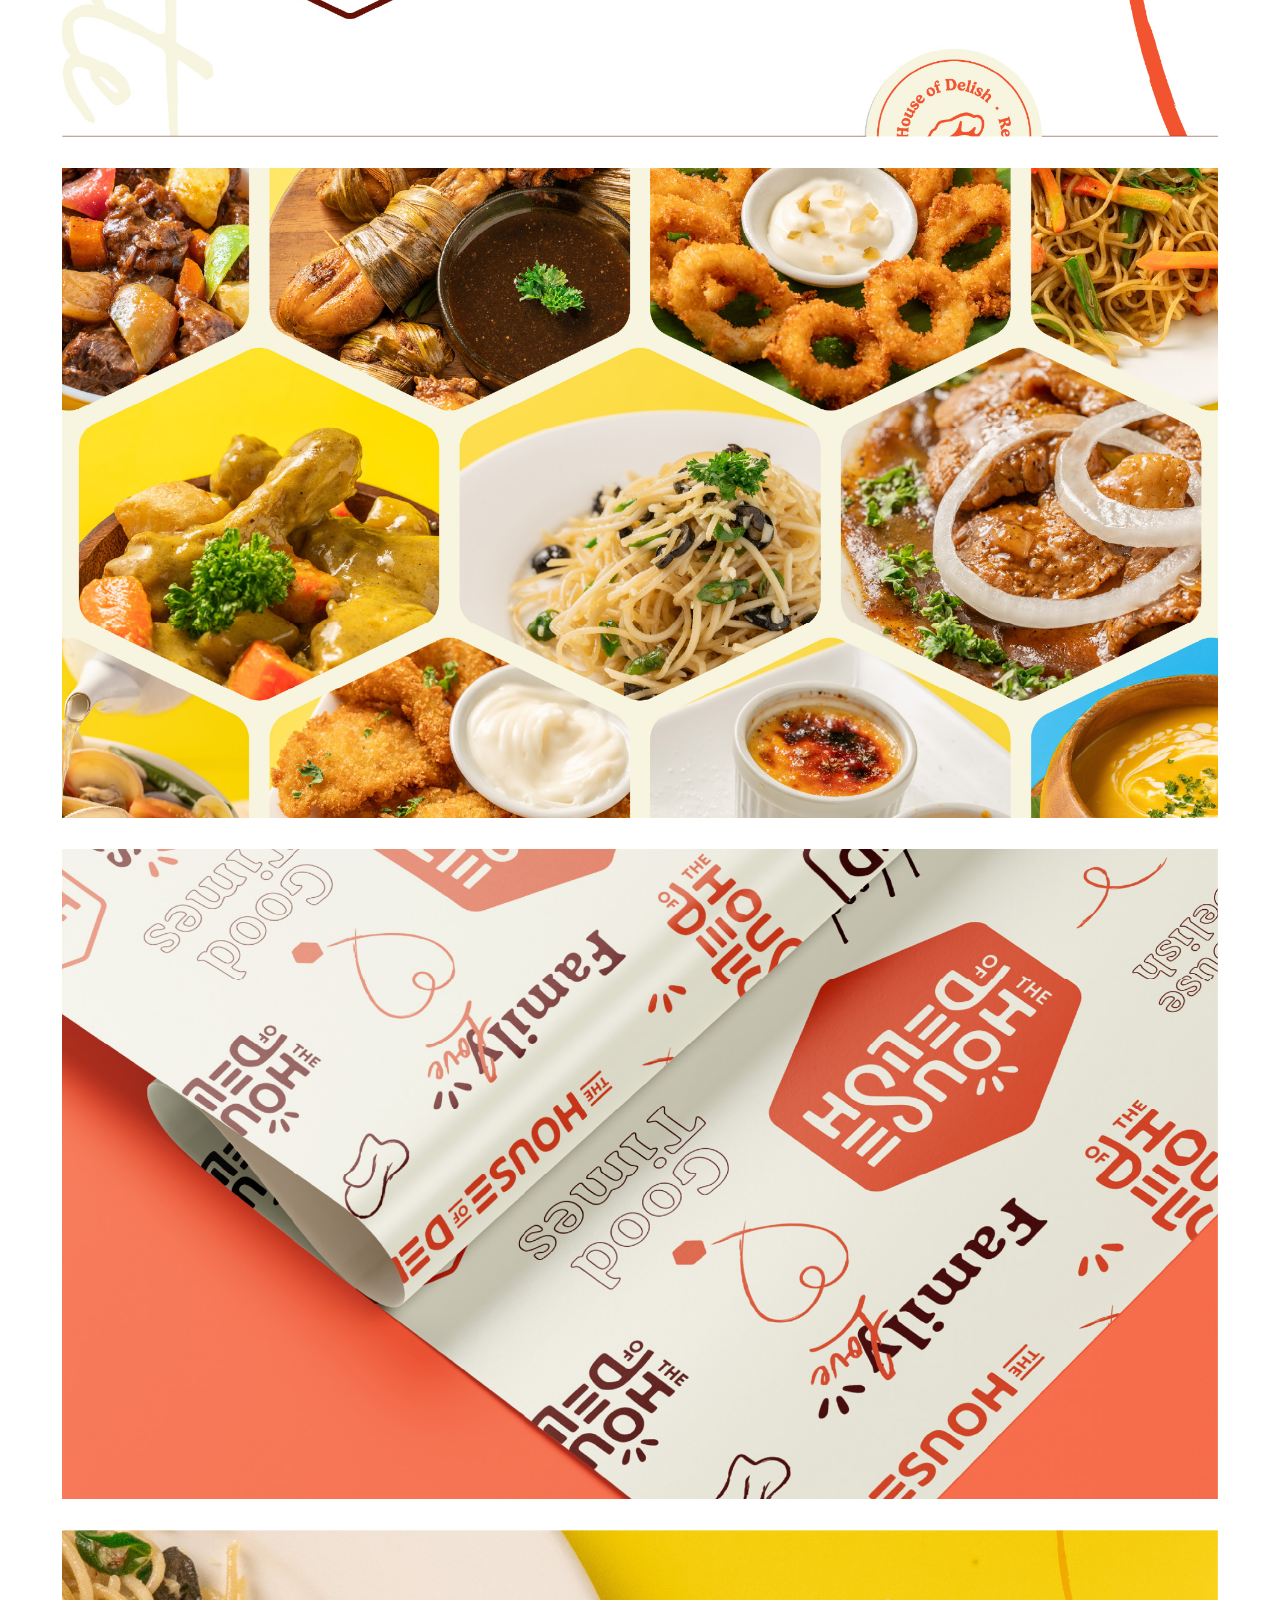
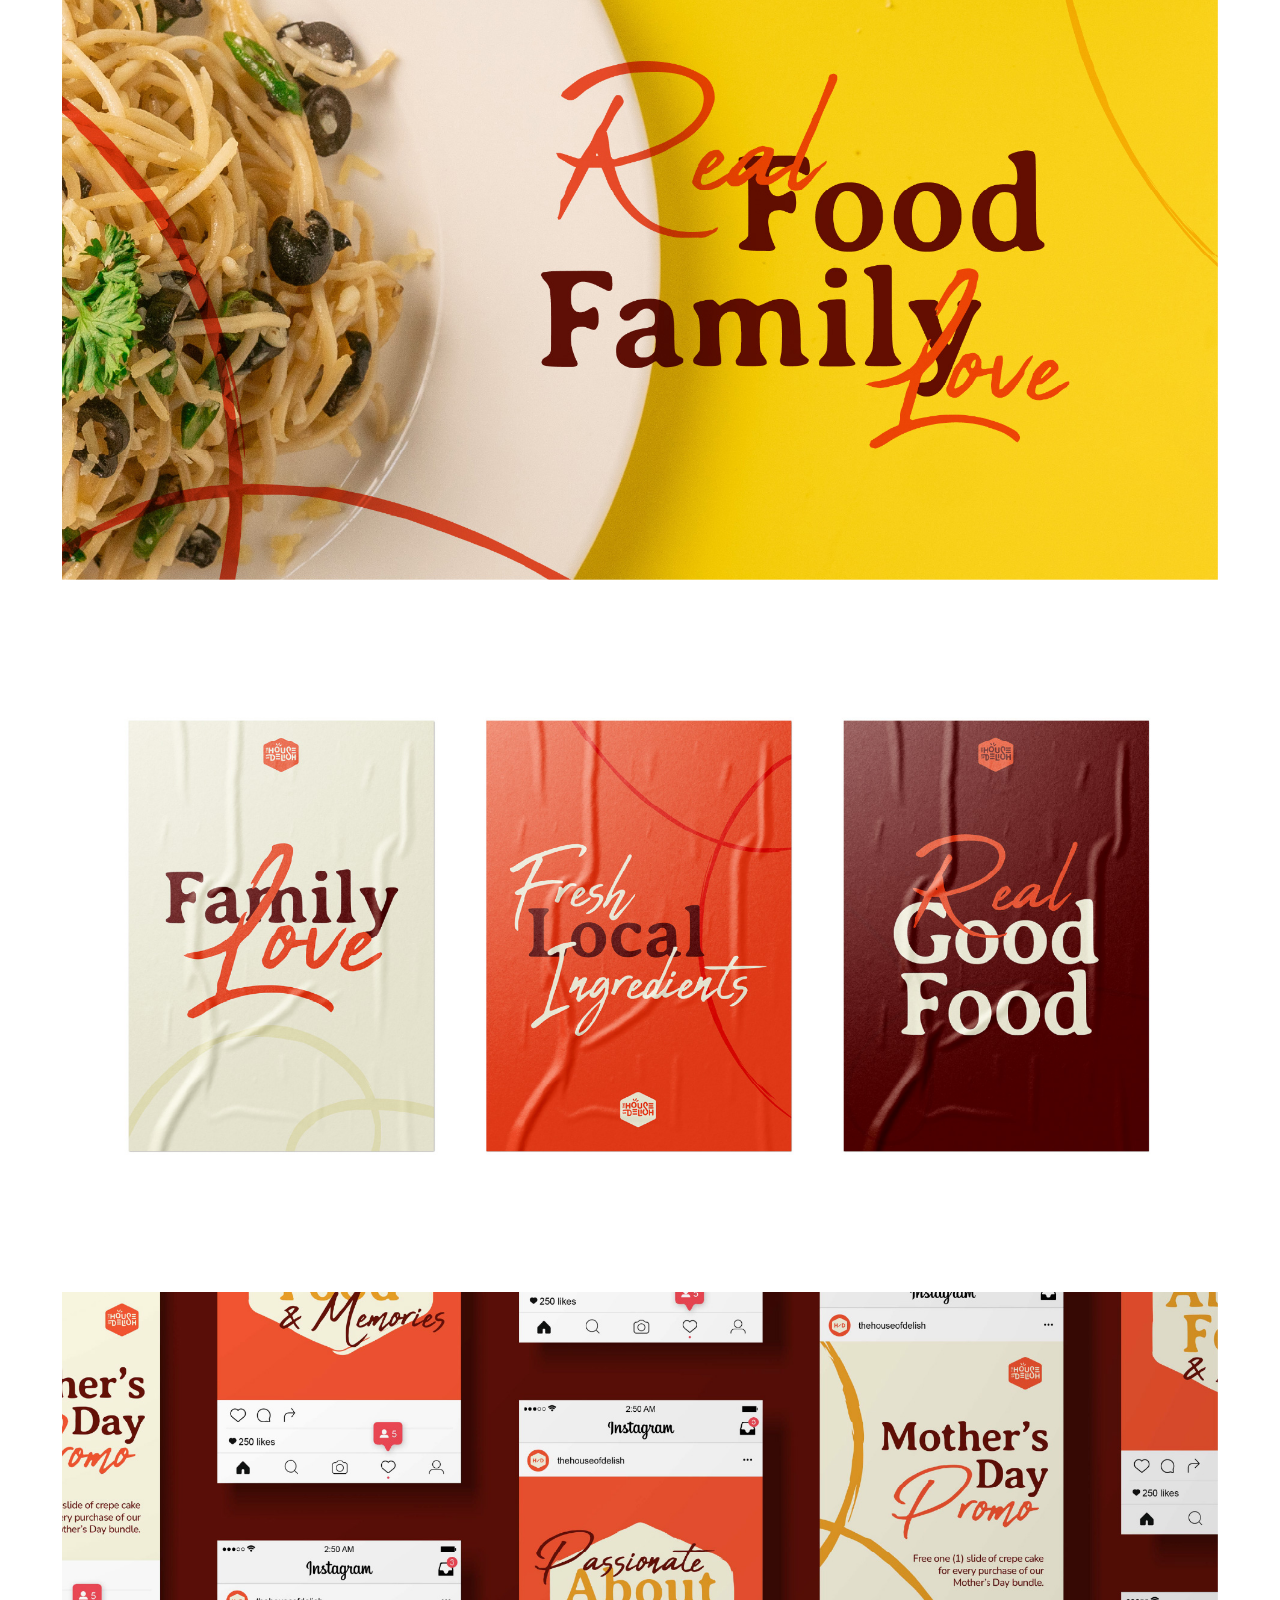
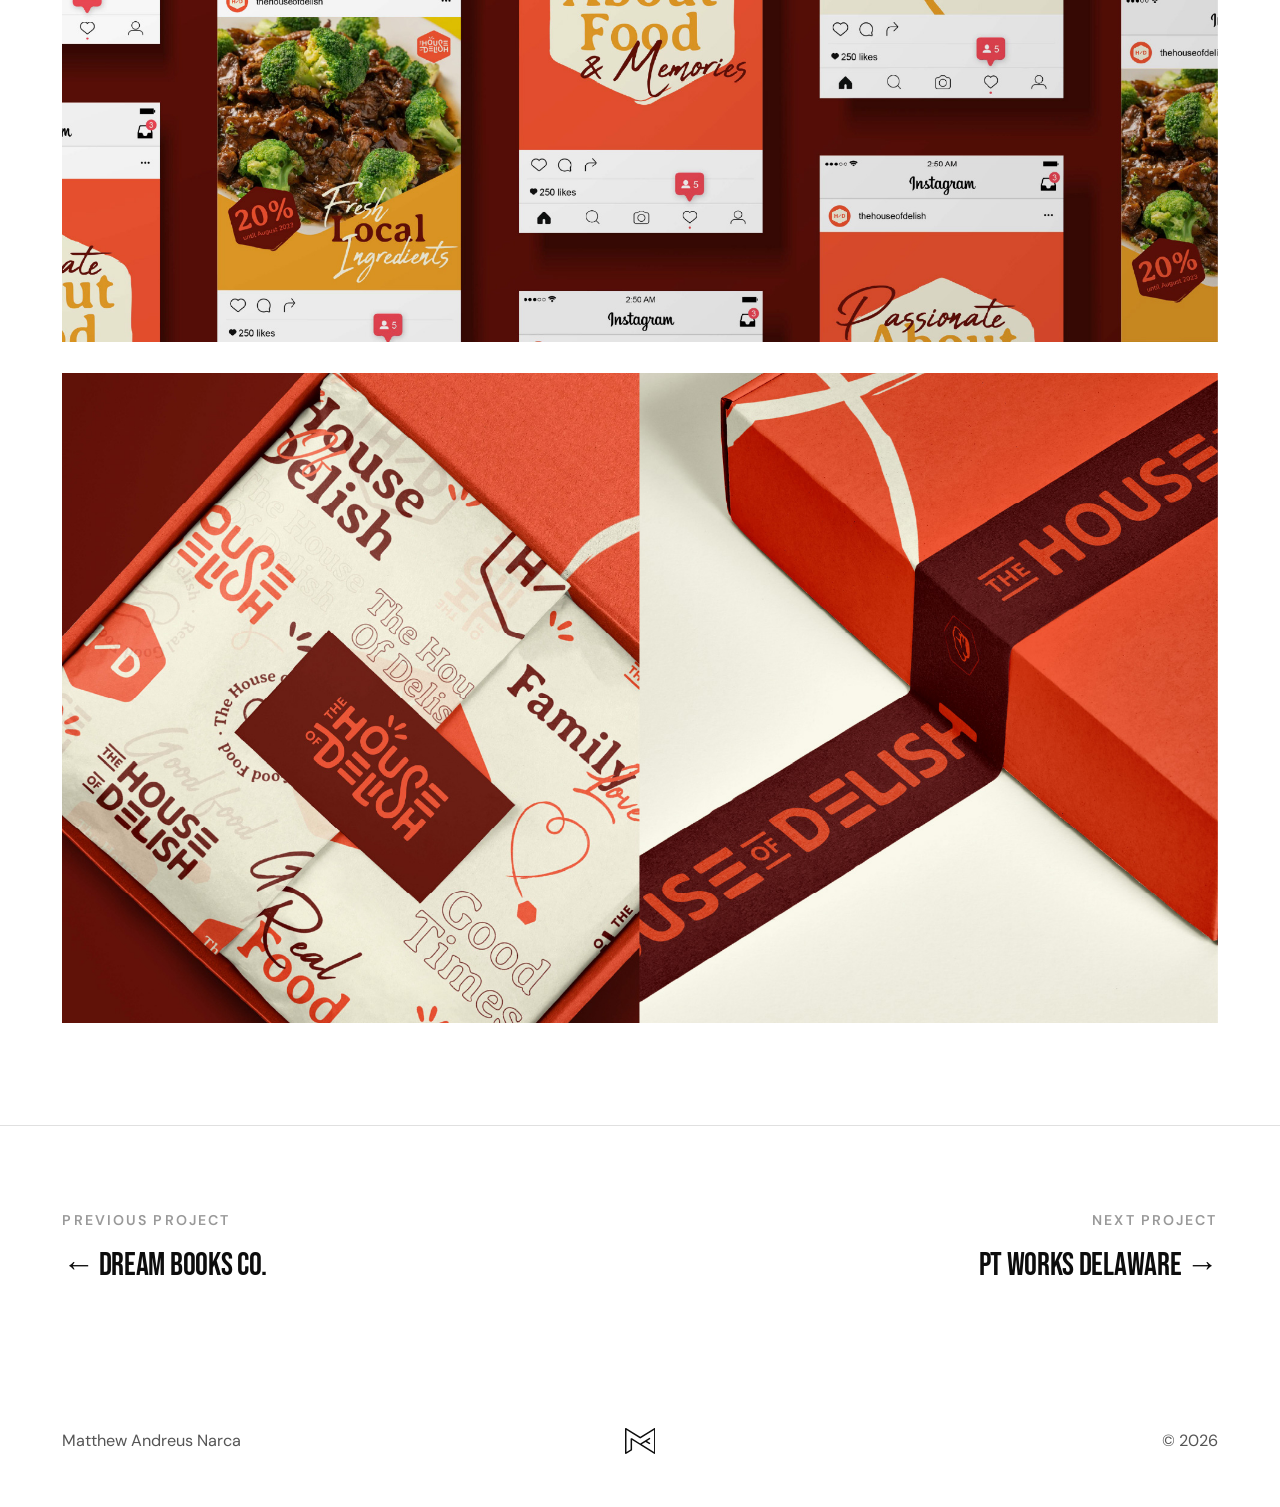
<file: case-studies/house-of-delish.html>
<!DOCTYPE html>
<html lang="en">
<head>
  <meta charset="UTF-8" />
  <meta name="viewport" content="width=device-width, initial-scale=1.0" />
  <meta name="description" content="The House of Delish — Brand Strategy Case Study by Matthew Andreus Narca" />
  <title>The House of Delish — Matthew Narca</title>
  <link rel="icon" href="../favicon.svg" type="image/svg+xml" />
  <link rel="icon" href="../favicon-32.png" type="image/png" sizes="32x32" />
  <link rel="apple-touch-icon" href="../apple-touch-icon.png" />
  <link rel="preconnect" href="https://fonts.googleapis.com" />
  <link rel="preconnect" href="https://fonts.gstatic.com" crossorigin />
  <link href="https://fonts.googleapis.com/css2?family=Bebas+Neue&family=DM+Sans:wght@400;500;600;700&display=swap" rel="stylesheet" />
  <link rel="stylesheet" href="../css/style.css" />
  <!-- BEGIN PLERDY CODE -->
  <script data-plerdy_code='1'>
  (function(w,d){
    if(w.__plerdyCode)return;
    w.__plerdyCode=1;
    w._protocol=w.location.protocol=="https:"?"https://":"http://";
    w._site_hash_code="0eee17b32d0ab18dc6e67bdd31d72c4d";
    w._suid=83026;
    var s=d.createElement("script");
    s.async=true;
    s.referrerPolicy="strict-origin-when-cross-origin";
    s.src="https://a.plerdy.com/public/js/click/main.js?v="+Math.random();
    d.head.appendChild(s);
  })(window,document);
  </script>
  <!-- END PLERDY CODE -->
</head>
<body>

<nav class="cs-nav" id="csNav">
  <div class="container">
    <a href="../index.html" class="nav-logo" aria-label="Matthew Narca — home"><svg viewBox="0 0 94.231 80.188" aria-hidden="true" focusable="false"><path fill="currentColor" d="M92.752.357c-.893-.501-2.031-.474-2.915.072l-42.721,26.698L4.392.427C3.513-.116,2.366-.141,1.484.353.568.851,0,1.816,0,2.869v74.442c0,1.055.568,2.018,1.479,2.514.893.501,2.034.471,2.916-.072l16.091-10.057c.413-.26.754-.622.988-1.044.238-.424.361-.907.361-1.394v-30.004l68.005,42.501c.462.283.987.433,1.522.433.485,0,.967-.126,1.387-.361.916-.498,1.484-1.461,1.484-2.516V2.869c0-1.053-.568-2.018-1.479-2.511ZM63.514,42.802l10.643,6.648c.77.519,1.827.525,2.601-.014.233-.171.426-.368.581-.597.348-.503.478-1.113.364-1.719-.114-.599-.453-1.122-.916-1.439-.096-.079-.191-.13-.294-.182l-8.641-5.409,8.843-5.53c1.109-.608,1.517-2.009.907-3.12-.213-.397-.534-.712-.898-.893-.687-.388-1.562-.386-2.213-.025-.099.051-.202.117-.238.15l-27.138,16.957-25.486-15.936c-.866-.532-1.997-.57-2.913-.07-.911.512-1.479,1.475-1.479,2.514v32.168l-12.641,7.9V5.975l40.991,25.614c.916.579,2.141.579,3.057.002L89.635,5.975v68.232l-38.183-23.865,12.062-7.539Z"/></svg></a>
    <a href="../index.html#work" class="cs-back">
      <svg width="14" height="14" viewBox="0 0 14 14" fill="none">
        <path d="M13 7H1M1 7L6 2M1 7L6 12" stroke="currentColor" stroke-width="1.4" stroke-linecap="round" stroke-linejoin="round"/>
      </svg>
      Work
    </a>
  </div>
</nav>

<section class="cs-hero">
  <div class="container">
    <div class="cs-eyebrow">
      <span class="tag">Brand Strategy</span>
      <span class="tag">Messaging</span>
      <span class="tag">Brand Identity</span>
      <span class="tag">Collateral Design</span>
    </div>
    <h1 class="cs-title">The House<br>of Delish</h1>
  </div>
</section>

<div class="cs-hero-image">
  <img src="../images/house-of-delish/01.matthewnarca_portfolio_houseofdelish-60_casestudy_overview.jpg" alt="The House of Delish — overview" />
</div>

<section class="cs-content">
  <div class="container">
    <div class="cs-grid">

      <div class="cs-sidebar">
        <span class="cs-sidebar-label">Project</span>
        <h2 class="cs-sidebar-heading">The House of Delish</h2>

        <span class="cs-sidebar-label">Services</span>
        <p class="cs-sidebar-meta">
          Brand Strategy<br>
          Messaging<br>
          Brand Identity<br>
          Collateral Design
        </p>
      </div>

      <div class="cs-blocks">
        <div>
          <span class="cs-block-label">Challenge</span>
          <p class="cs-block-text large">Establish The House of Delish as the go-to shop for local pastries and meals, increase demand for their products, and attract a younger demographic without alienating loyal customers.</p>
        </div>
        <div>
          <span class="cs-block-label">Approach</span>
          <p class="cs-block-text">Through a facilitated strategy session, we uncovered the core challenges and aspirations of the brand. We defined attributes that bridged warmth and modernity, using them as the foundation for an identity that could speak to both their loyal base and a new generation of customers.</p>
        </div>
        <div>
          <span class="cs-block-label">Outcome</span>
          <p class="cs-block-text">A warm, distinctive identity that successfully bridged both target markets. The new brand opened new opportunities to serve more local markets and positioned The House of Delish with the confidence to grow.</p>
        </div>
      </div>

    </div>
  </div>
</section>

<section class="cs-gallery">
  <div class="container">
    <div class="cs-gallery-grid">
      <img src="../images/house-of-delish/02.matthewnarca_portfolio_houseofdelish 6.jpg" alt="The House of Delish" loading="lazy" />
      <img src="../images/house-of-delish/03.matthewnarca_portfolio_houseofdelish-49.jpg" alt="The House of Delish" loading="lazy" />
      <img src="../images/house-of-delish/04.matthewnarca_portfolio_houseofdelish-50.jpg" alt="The House of Delish" loading="lazy" />
      <img src="../images/house-of-delish/05.matthewnarca_portfolio_houseofdelish-51.jpg" alt="The House of Delish" loading="lazy" />
      <img src="../images/house-of-delish/06.matthewnarca_portfolio_houseofdelish-52.jpg" alt="The House of Delish" loading="lazy" />
      <img src="../images/house-of-delish/07.matthewnarca_portfolio_houseofdelish-53.jpg" alt="The House of Delish" loading="lazy" />
      <img src="../images/house-of-delish/08.matthewnarca_portfolio_houseofdelish-54.jpg" alt="The House of Delish" loading="lazy" />
      <img src="../images/house-of-delish/09.matthewnarca_portfolio_houseofdelish-55.jpg" alt="The House of Delish" loading="lazy" />
      <img src="../images/house-of-delish/10.matthewnarca_portfolio_houseofdelish-56.jpg" alt="The House of Delish" loading="lazy" />
      <img src="../images/house-of-delish/11.matthewnarca_portfolio_houseofdelish-57.jpg" alt="The House of Delish" loading="lazy" />
    </div>
  </div>
</section>

<div class="cs-nav-footer">
  <div class="container">
    <a href="dreambooks-co.html" class="cs-nav-link">
      <span class="cs-nav-link-label">Previous Project</span>
      <span class="cs-nav-link-title">← Dream Books Co.</span>
    </a>
    <a href="pt-works-delaware.html" class="cs-nav-link right">
      <span class="cs-nav-link-label">Next Project</span>
      <span class="cs-nav-link-title">PT Works Delaware →</span>
    </a>
  </div>
</div>

<footer>
  <div class="container">
    <div class="footer-inner">
      <span class="footer-name">Matthew Andreus Narca</span>
      <a href="../index.html" class="footer-mark" aria-label="Matthew Narca — home"><svg viewBox="0 0 94.231 80.188" aria-hidden="true" focusable="false"><path fill="currentColor" d="M92.752.357c-.893-.501-2.031-.474-2.915.072l-42.721,26.698L4.392.427C3.513-.116,2.366-.141,1.484.353.568.851,0,1.816,0,2.869v74.442c0,1.055.568,2.018,1.479,2.514.893.501,2.034.471,2.916-.072l16.091-10.057c.413-.26.754-.622.988-1.044.238-.424.361-.907.361-1.394v-30.004l68.005,42.501c.462.283.987.433,1.522.433.485,0,.967-.126,1.387-.361.916-.498,1.484-1.461,1.484-2.516V2.869c0-1.053-.568-2.018-1.479-2.511ZM63.514,42.802l10.643,6.648c.77.519,1.827.525,2.601-.014.233-.171.426-.368.581-.597.348-.503.478-1.113.364-1.719-.114-.599-.453-1.122-.916-1.439-.096-.079-.191-.13-.294-.182l-8.641-5.409,8.843-5.53c1.109-.608,1.517-2.009.907-3.12-.213-.397-.534-.712-.898-.893-.687-.388-1.562-.386-2.213-.025-.099.051-.202.117-.238.15l-27.138,16.957-25.486-15.936c-.866-.532-1.997-.57-2.913-.07-.911.512-1.479,1.475-1.479,2.514v32.168l-12.641,7.9V5.975l40.991,25.614c.916.579,2.141.579,3.057.002L89.635,5.975v68.232l-38.183-23.865,12.062-7.539Z"/></svg></a>
      <span class="footer-copy">&copy; <span class="footer-year"></span></span>
    </div>
  </div>
</footer>

<script>
  document.querySelectorAll('.footer-year').forEach(el => el.textContent = new Date().getFullYear());
  const nav = document.getElementById('csNav');
  window.addEventListener('scroll', () => {
    nav.classList.toggle('scrolled', window.scrollY > 40);
  }, { passive: true });
</script>

</body>
</html>
</file>
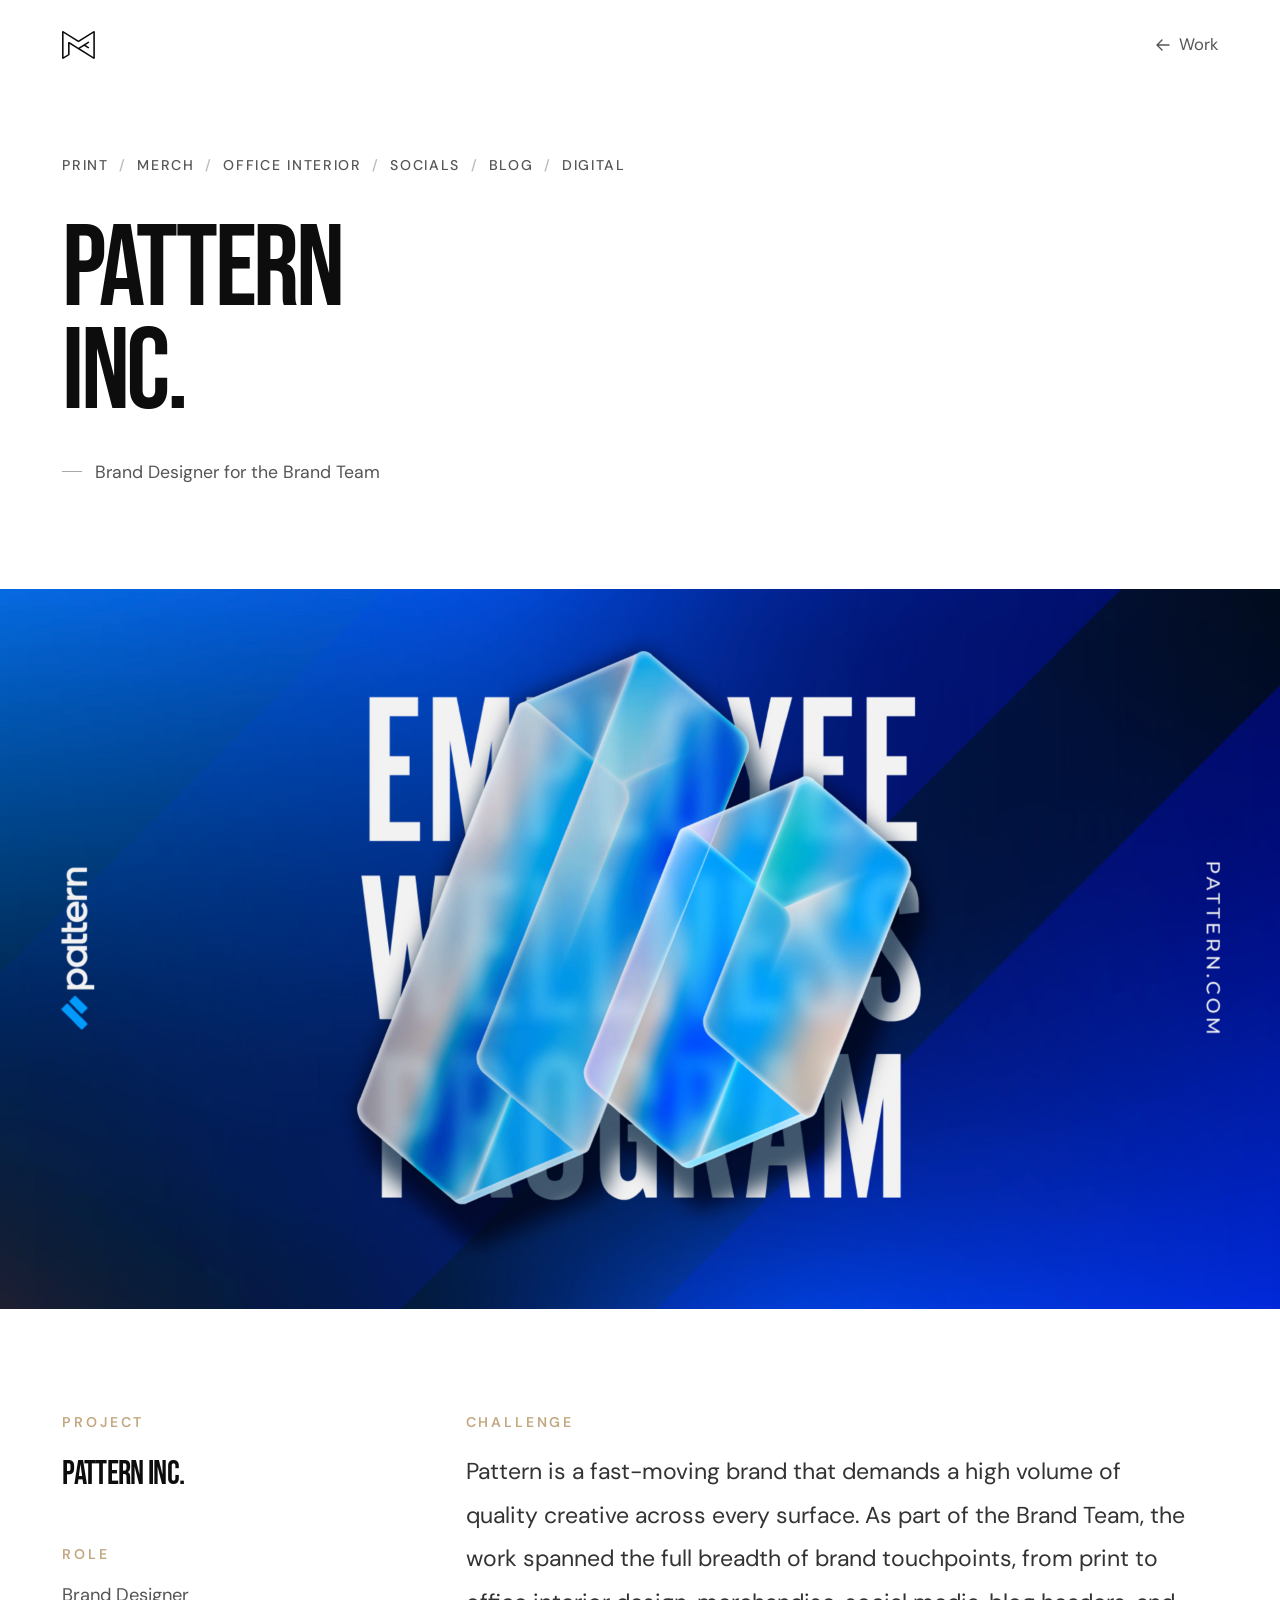
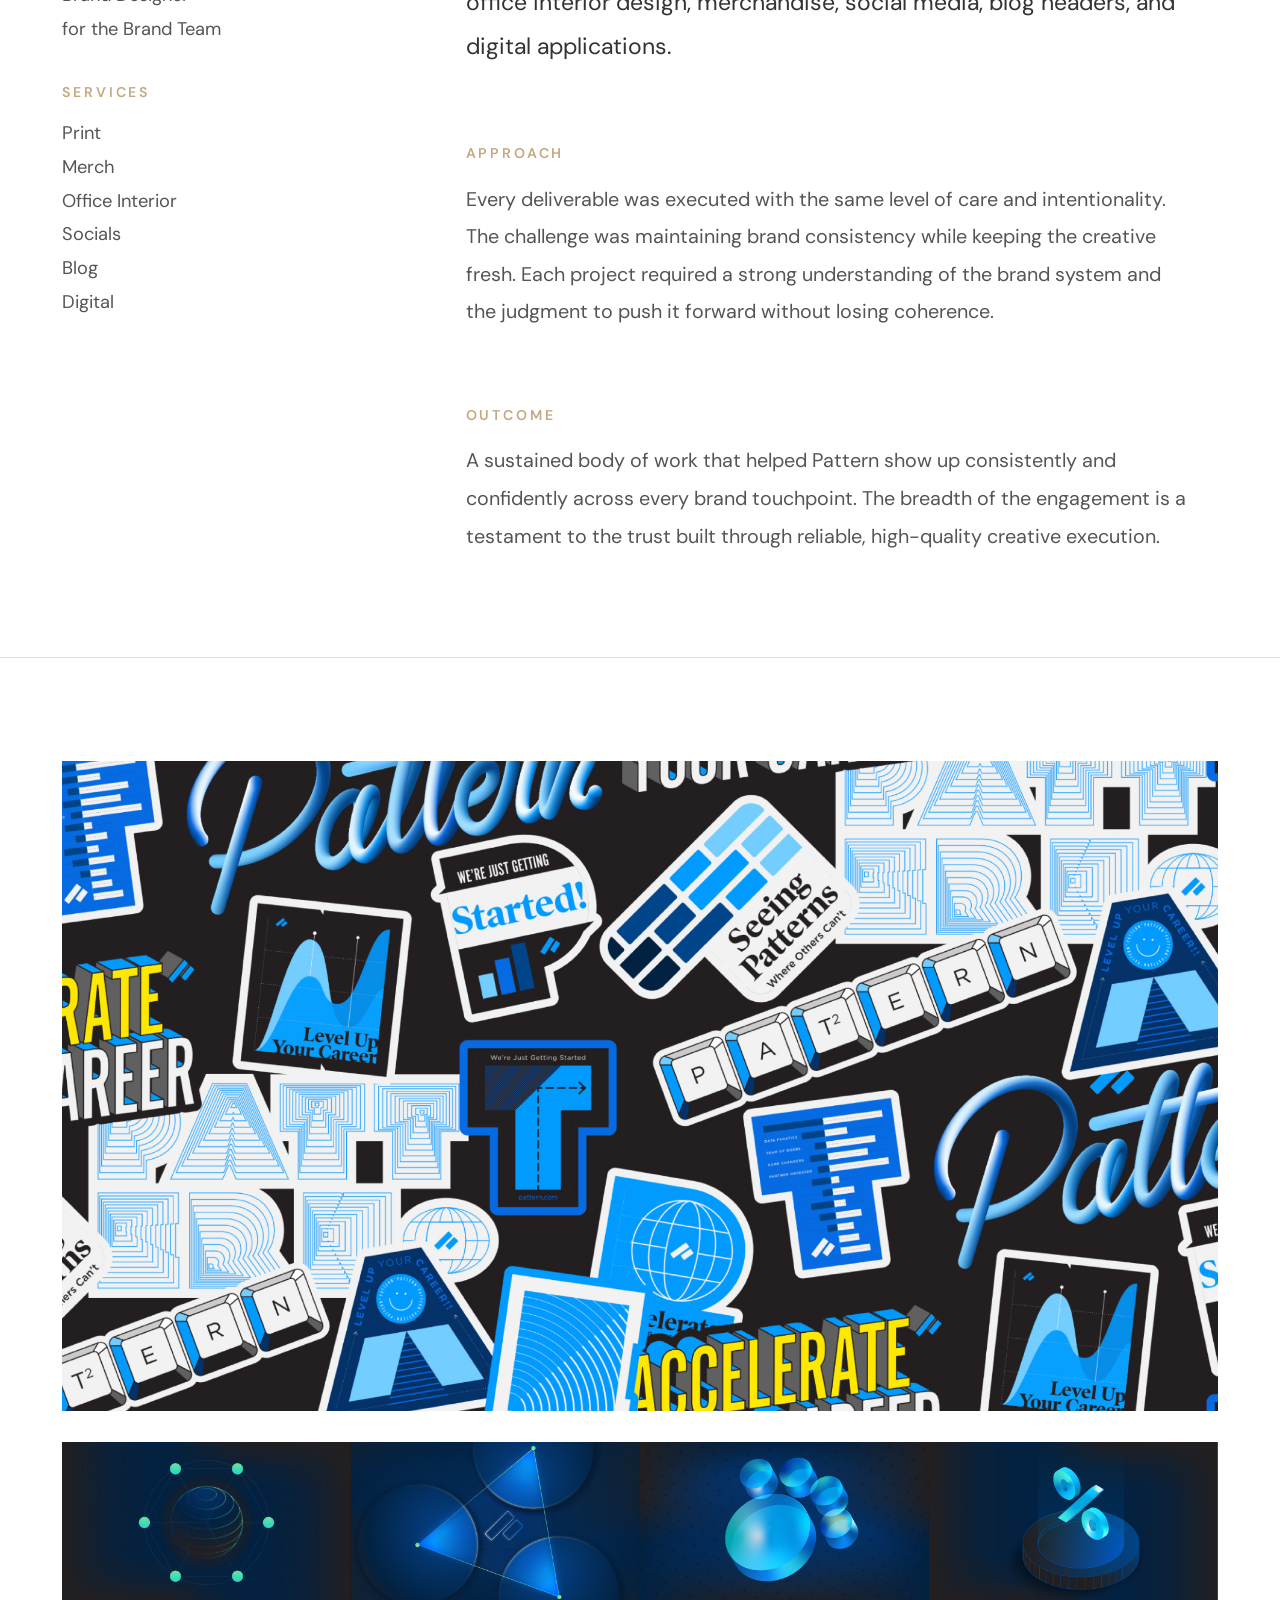
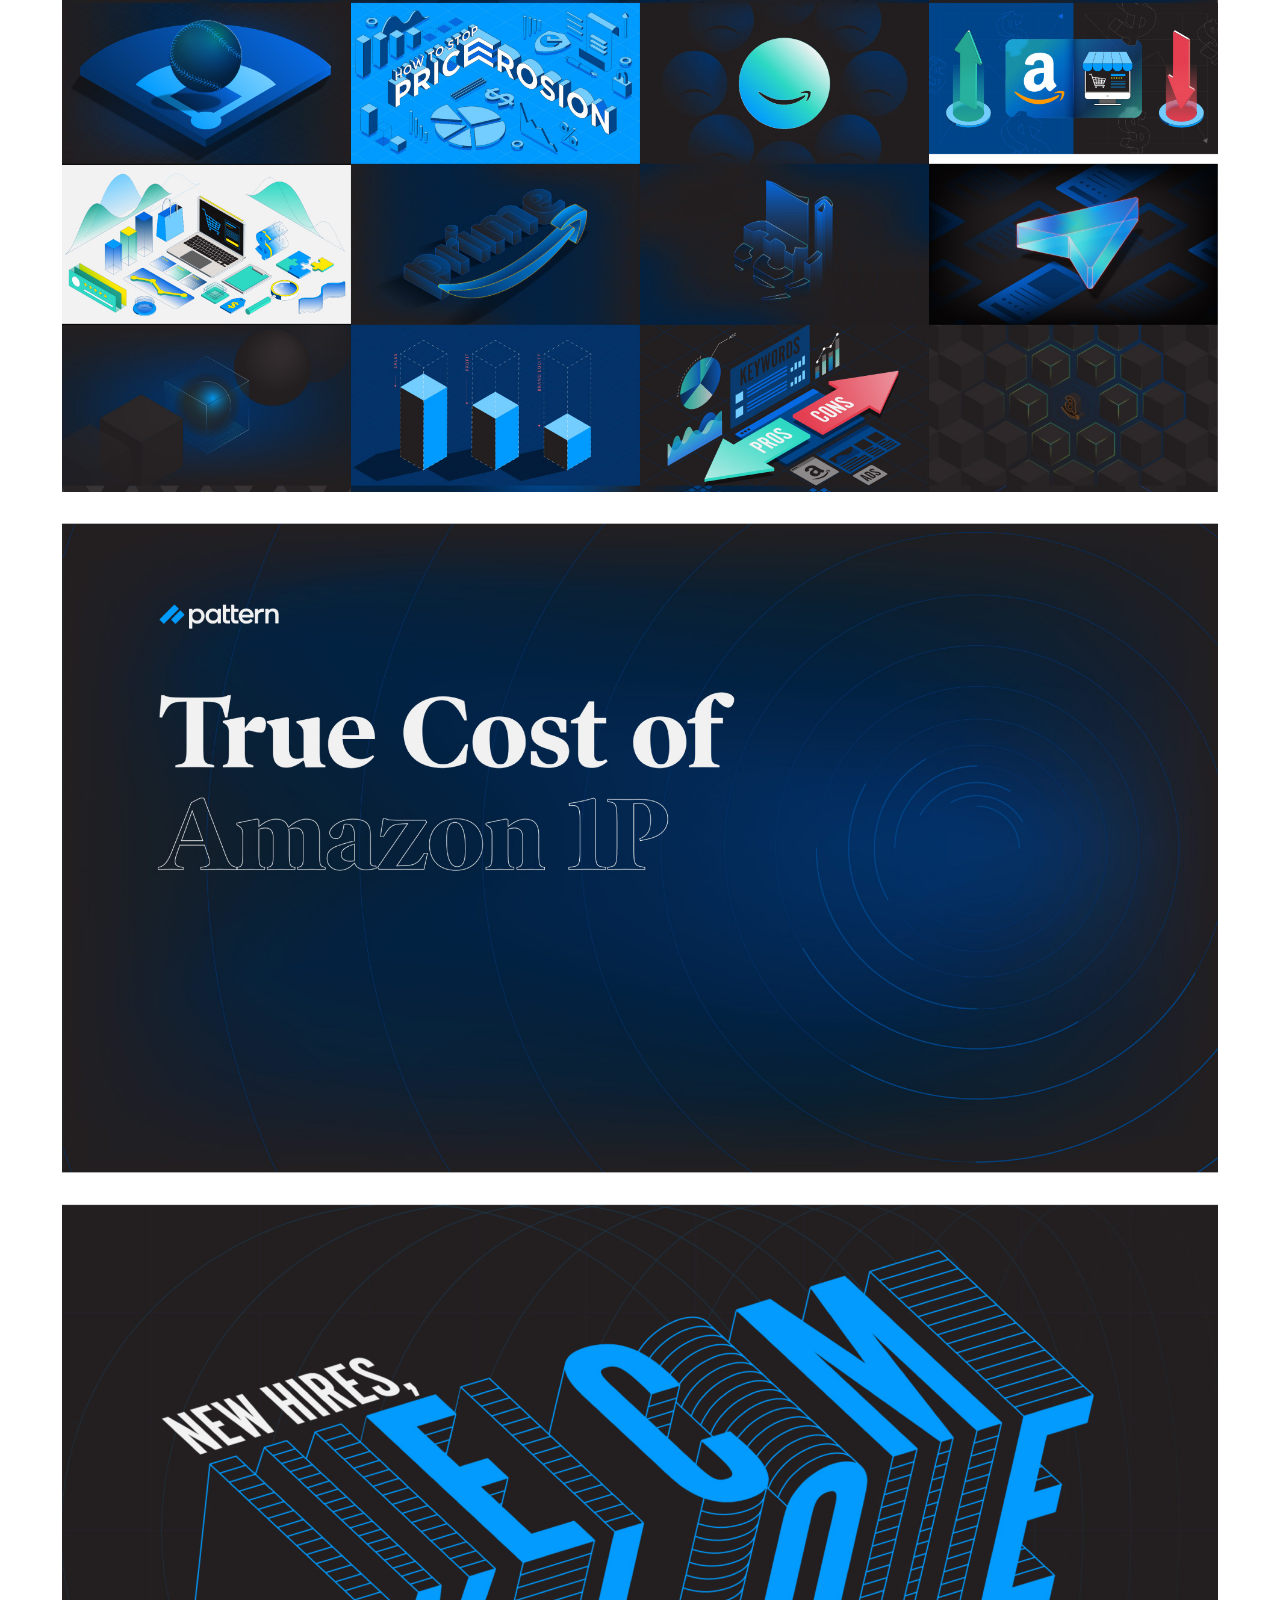
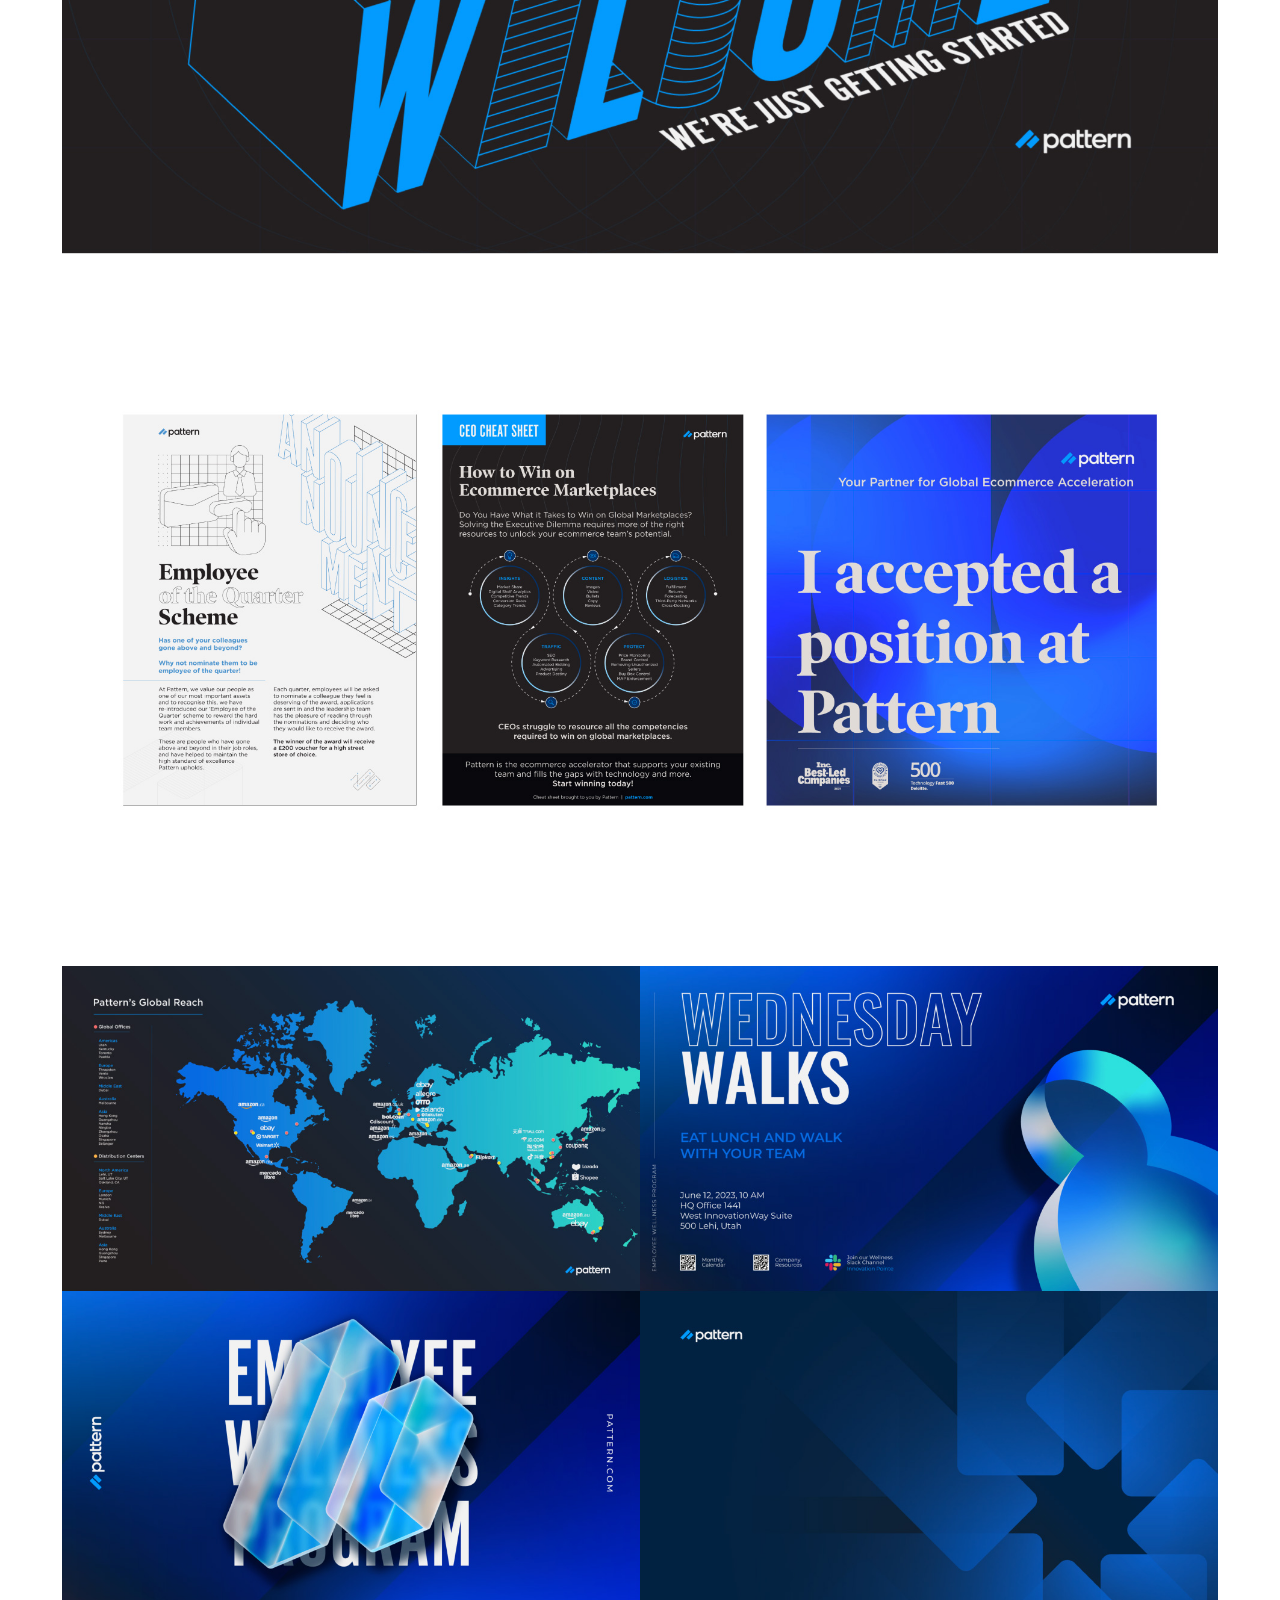
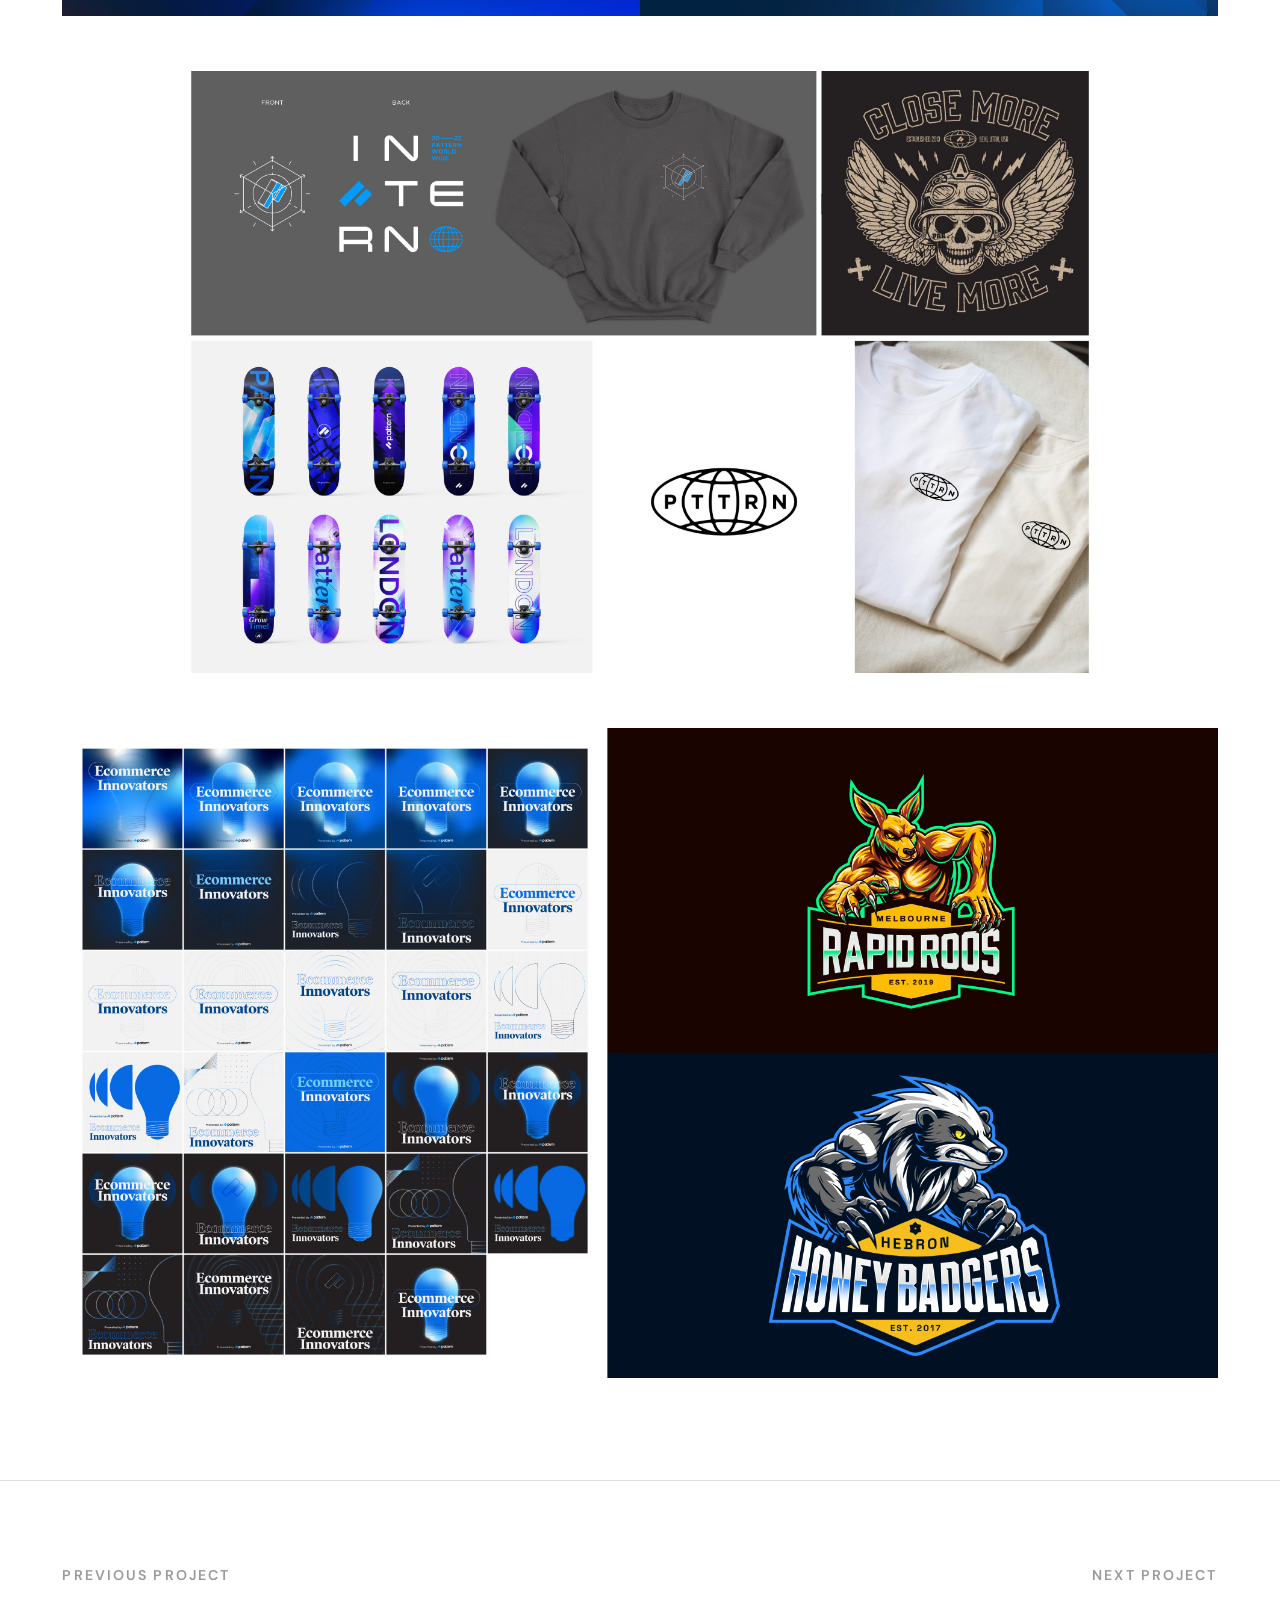
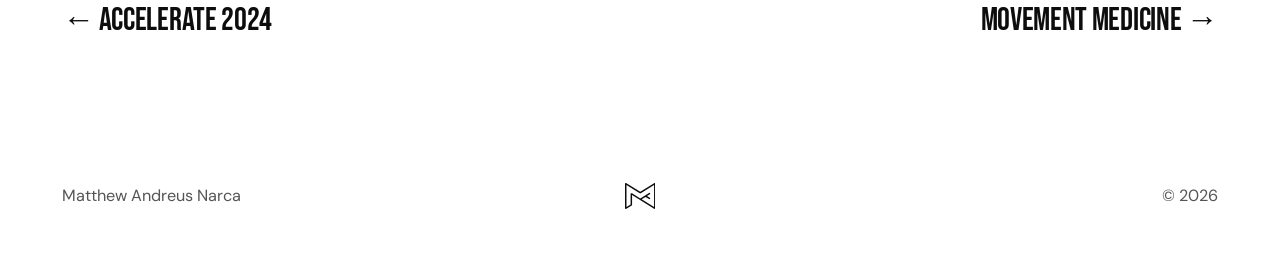
<file: case-studies/pattern-inc.html>
<!DOCTYPE html>
<html lang="en">
<head>
  <meta charset="UTF-8" />
  <meta name="viewport" content="width=device-width, initial-scale=1.0" />
  <meta name="description" content="Pattern Inc. — Brand Design Case Study by Matthew Andreus Narca" />
  <title>Pattern Inc. — Matthew Narca</title>
  <link rel="icon" href="../favicon.svg" type="image/svg+xml" />
  <link rel="icon" href="../favicon-32.png" type="image/png" sizes="32x32" />
  <link rel="apple-touch-icon" href="../apple-touch-icon.png" />
  <link rel="preconnect" href="https://fonts.googleapis.com" />
  <link rel="preconnect" href="https://fonts.gstatic.com" crossorigin />
  <link href="https://fonts.googleapis.com/css2?family=Bebas+Neue&family=DM+Sans:wght@400;500;600;700&display=swap" rel="stylesheet" />
  <link rel="stylesheet" href="../css/style.css" />
  <!-- BEGIN PLERDY CODE -->
  <script data-plerdy_code='1'>
  (function(w,d){
    if(w.__plerdyCode)return;
    w.__plerdyCode=1;
    w._protocol=w.location.protocol=="https:"?"https://":"http://";
    w._site_hash_code="0eee17b32d0ab18dc6e67bdd31d72c4d";
    w._suid=83026;
    var s=d.createElement("script");
    s.async=true;
    s.referrerPolicy="strict-origin-when-cross-origin";
    s.src="https://a.plerdy.com/public/js/click/main.js?v="+Math.random();
    d.head.appendChild(s);
  })(window,document);
  </script>
  <!-- END PLERDY CODE -->
</head>
<body>

<nav class="cs-nav" id="csNav">
  <div class="container">
    <a href="../index.html" class="nav-logo" aria-label="Matthew Narca — home"><svg viewBox="0 0 94.231 80.188" aria-hidden="true" focusable="false"><path fill="currentColor" d="M92.752.357c-.893-.501-2.031-.474-2.915.072l-42.721,26.698L4.392.427C3.513-.116,2.366-.141,1.484.353.568.851,0,1.816,0,2.869v74.442c0,1.055.568,2.018,1.479,2.514.893.501,2.034.471,2.916-.072l16.091-10.057c.413-.26.754-.622.988-1.044.238-.424.361-.907.361-1.394v-30.004l68.005,42.501c.462.283.987.433,1.522.433.485,0,.967-.126,1.387-.361.916-.498,1.484-1.461,1.484-2.516V2.869c0-1.053-.568-2.018-1.479-2.511ZM63.514,42.802l10.643,6.648c.77.519,1.827.525,2.601-.014.233-.171.426-.368.581-.597.348-.503.478-1.113.364-1.719-.114-.599-.453-1.122-.916-1.439-.096-.079-.191-.13-.294-.182l-8.641-5.409,8.843-5.53c1.109-.608,1.517-2.009.907-3.12-.213-.397-.534-.712-.898-.893-.687-.388-1.562-.386-2.213-.025-.099.051-.202.117-.238.15l-27.138,16.957-25.486-15.936c-.866-.532-1.997-.57-2.913-.07-.911.512-1.479,1.475-1.479,2.514v32.168l-12.641,7.9V5.975l40.991,25.614c.916.579,2.141.579,3.057.002L89.635,5.975v68.232l-38.183-23.865,12.062-7.539Z"/></svg></a>
    <a href="../index.html#work" class="cs-back">
      <svg width="14" height="14" viewBox="0 0 14 14" fill="none">
        <path d="M13 7H1M1 7L6 2M1 7L6 12" stroke="currentColor" stroke-width="1.4" stroke-linecap="round" stroke-linejoin="round"/>
      </svg>
      Work
    </a>
  </div>
</nav>

<section class="cs-hero">
  <div class="container">
    <div class="cs-eyebrow">
      <span class="tag">Print</span>
      <span class="tag">Merch</span>
      <span class="tag">Office Interior</span>
      <span class="tag">Socials</span>
      <span class="tag">Blog</span>
      <span class="tag">Digital</span>
    </div>
    <h1 class="cs-title">Pattern<br>Inc.</h1>
    <p class="cs-collab">Brand Designer for the Brand Team</p>
  </div>
</section>

<div class="cs-hero-image">
  <img src="../images/pattern/01.matthew_narca_portfolio_pattern-60_casestudy_overview.jpg" alt="Pattern Inc. — overview" />
</div>

<section class="cs-content">
  <div class="container">
    <div class="cs-grid">

      <div class="cs-sidebar">
        <span class="cs-sidebar-label">Project</span>
        <h2 class="cs-sidebar-heading">Pattern Inc.</h2>

        <span class="cs-sidebar-label">Role</span>
        <p class="cs-sidebar-meta">Brand Designer<br>for the Brand Team</p>
        <br>
        <span class="cs-sidebar-label">Services</span>
        <p class="cs-sidebar-meta">
          Print<br>Merch<br>Office Interior<br>Socials<br>Blog<br>Digital
        </p>
      </div>

      <div class="cs-blocks">
        <div>
          <span class="cs-block-label">Challenge</span>
          <p class="cs-block-text large">Pattern is a fast-moving brand that demands a high volume of quality creative across every surface. As part of the Brand Team, the work spanned the full breadth of brand touchpoints, from print to office interior design, merchandise, social media, blog headers, and digital applications.</p>
        </div>
        <div>
          <span class="cs-block-label">Approach</span>
          <p class="cs-block-text">Every deliverable was executed with the same level of care and intentionality. The challenge was maintaining brand consistency while keeping the creative fresh. Each project required a strong understanding of the brand system and the judgment to push it forward without losing coherence.</p>
        </div>
        <div>
          <span class="cs-block-label">Outcome</span>
          <p class="cs-block-text">A sustained body of work that helped Pattern show up consistently and confidently across every brand touchpoint. The breadth of the engagement is a testament to the trust built through reliable, high-quality creative execution.</p>
        </div>
      </div>

    </div>
  </div>
</section>

<section class="cs-gallery">
  <div class="container">
    <div class="cs-gallery-grid">
      <img src="../images/pattern/02.matthew_narca_portfolio_pattern-17.jpg" alt="Pattern Inc." loading="lazy" />
      <img src="../images/pattern/03.matthew_narca_portfolio_pattern-18.jpg" alt="Pattern Inc." loading="lazy" />
      <img src="../images/pattern/04.matthew_narca_portfolio_pattern-19.jpg" alt="Pattern Inc." loading="lazy" />
      <img src="../images/pattern/05.matthew_narca_portfolio_pattern-20.jpg" alt="Pattern Inc." loading="lazy" />
      <img src="../images/pattern/06.matthew_narca_portfolio_pattern-21.jpg" alt="Pattern Inc." loading="lazy" />
      <img src="../images/pattern/07.matthew_narca_portfolio_pattern-22.jpg" alt="Pattern Inc." loading="lazy" />
      <img src="../images/pattern/08.matthew_narca_portfolio_pattern-23.jpg" alt="Pattern Inc." loading="lazy" />
      <img src="../images/pattern/09.matthew_narca_portfolio_pattern-24.jpg" alt="Pattern Inc." loading="lazy" />
    </div>
  </div>
</section>

<div class="cs-nav-footer">
  <div class="container">
    <a href="accelerate-2024.html" class="cs-nav-link">
      <span class="cs-nav-link-label">Previous Project</span>
      <span class="cs-nav-link-title">← Accelerate 2024</span>
    </a>
    <a href="movement-medicine.html" class="cs-nav-link right">
      <span class="cs-nav-link-label">Next Project</span>
      <span class="cs-nav-link-title">Movement Medicine →</span>
    </a>
  </div>
</div>

<footer>
  <div class="container">
    <div class="footer-inner">
      <span class="footer-name">Matthew Andreus Narca</span>
      <a href="../index.html" class="footer-mark" aria-label="Matthew Narca — home"><svg viewBox="0 0 94.231 80.188" aria-hidden="true" focusable="false"><path fill="currentColor" d="M92.752.357c-.893-.501-2.031-.474-2.915.072l-42.721,26.698L4.392.427C3.513-.116,2.366-.141,1.484.353.568.851,0,1.816,0,2.869v74.442c0,1.055.568,2.018,1.479,2.514.893.501,2.034.471,2.916-.072l16.091-10.057c.413-.26.754-.622.988-1.044.238-.424.361-.907.361-1.394v-30.004l68.005,42.501c.462.283.987.433,1.522.433.485,0,.967-.126,1.387-.361.916-.498,1.484-1.461,1.484-2.516V2.869c0-1.053-.568-2.018-1.479-2.511ZM63.514,42.802l10.643,6.648c.77.519,1.827.525,2.601-.014.233-.171.426-.368.581-.597.348-.503.478-1.113.364-1.719-.114-.599-.453-1.122-.916-1.439-.096-.079-.191-.13-.294-.182l-8.641-5.409,8.843-5.53c1.109-.608,1.517-2.009.907-3.12-.213-.397-.534-.712-.898-.893-.687-.388-1.562-.386-2.213-.025-.099.051-.202.117-.238.15l-27.138,16.957-25.486-15.936c-.866-.532-1.997-.57-2.913-.07-.911.512-1.479,1.475-1.479,2.514v32.168l-12.641,7.9V5.975l40.991,25.614c.916.579,2.141.579,3.057.002L89.635,5.975v68.232l-38.183-23.865,12.062-7.539Z"/></svg></a>
      <span class="footer-copy">&copy; <span class="footer-year"></span></span>
    </div>
  </div>
</footer>

<script>
  document.querySelectorAll('.footer-year').forEach(el => el.textContent = new Date().getFullYear());
  const nav = document.getElementById('csNav');
  window.addEventListener('scroll', () => {
    nav.classList.toggle('scrolled', window.scrollY > 40);
  }, { passive: true });
</script>

</body>
</html>
</file>
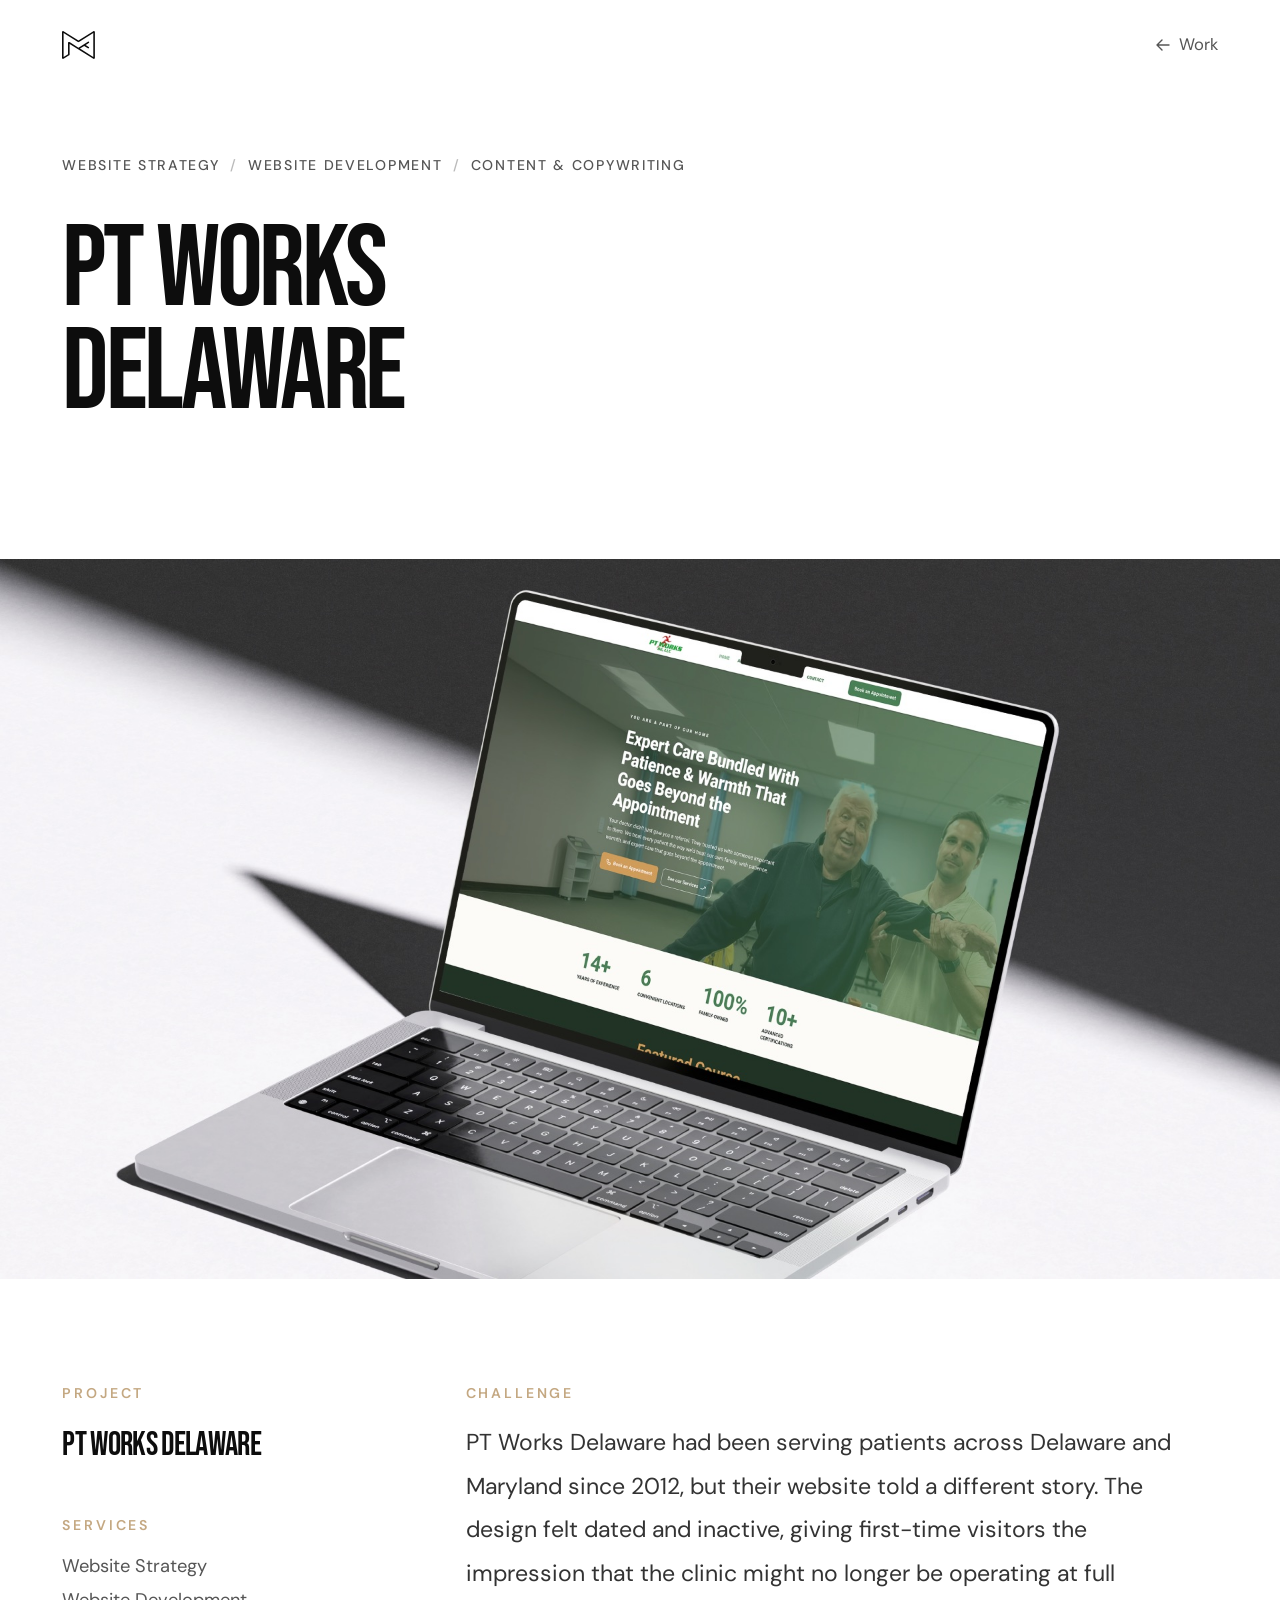
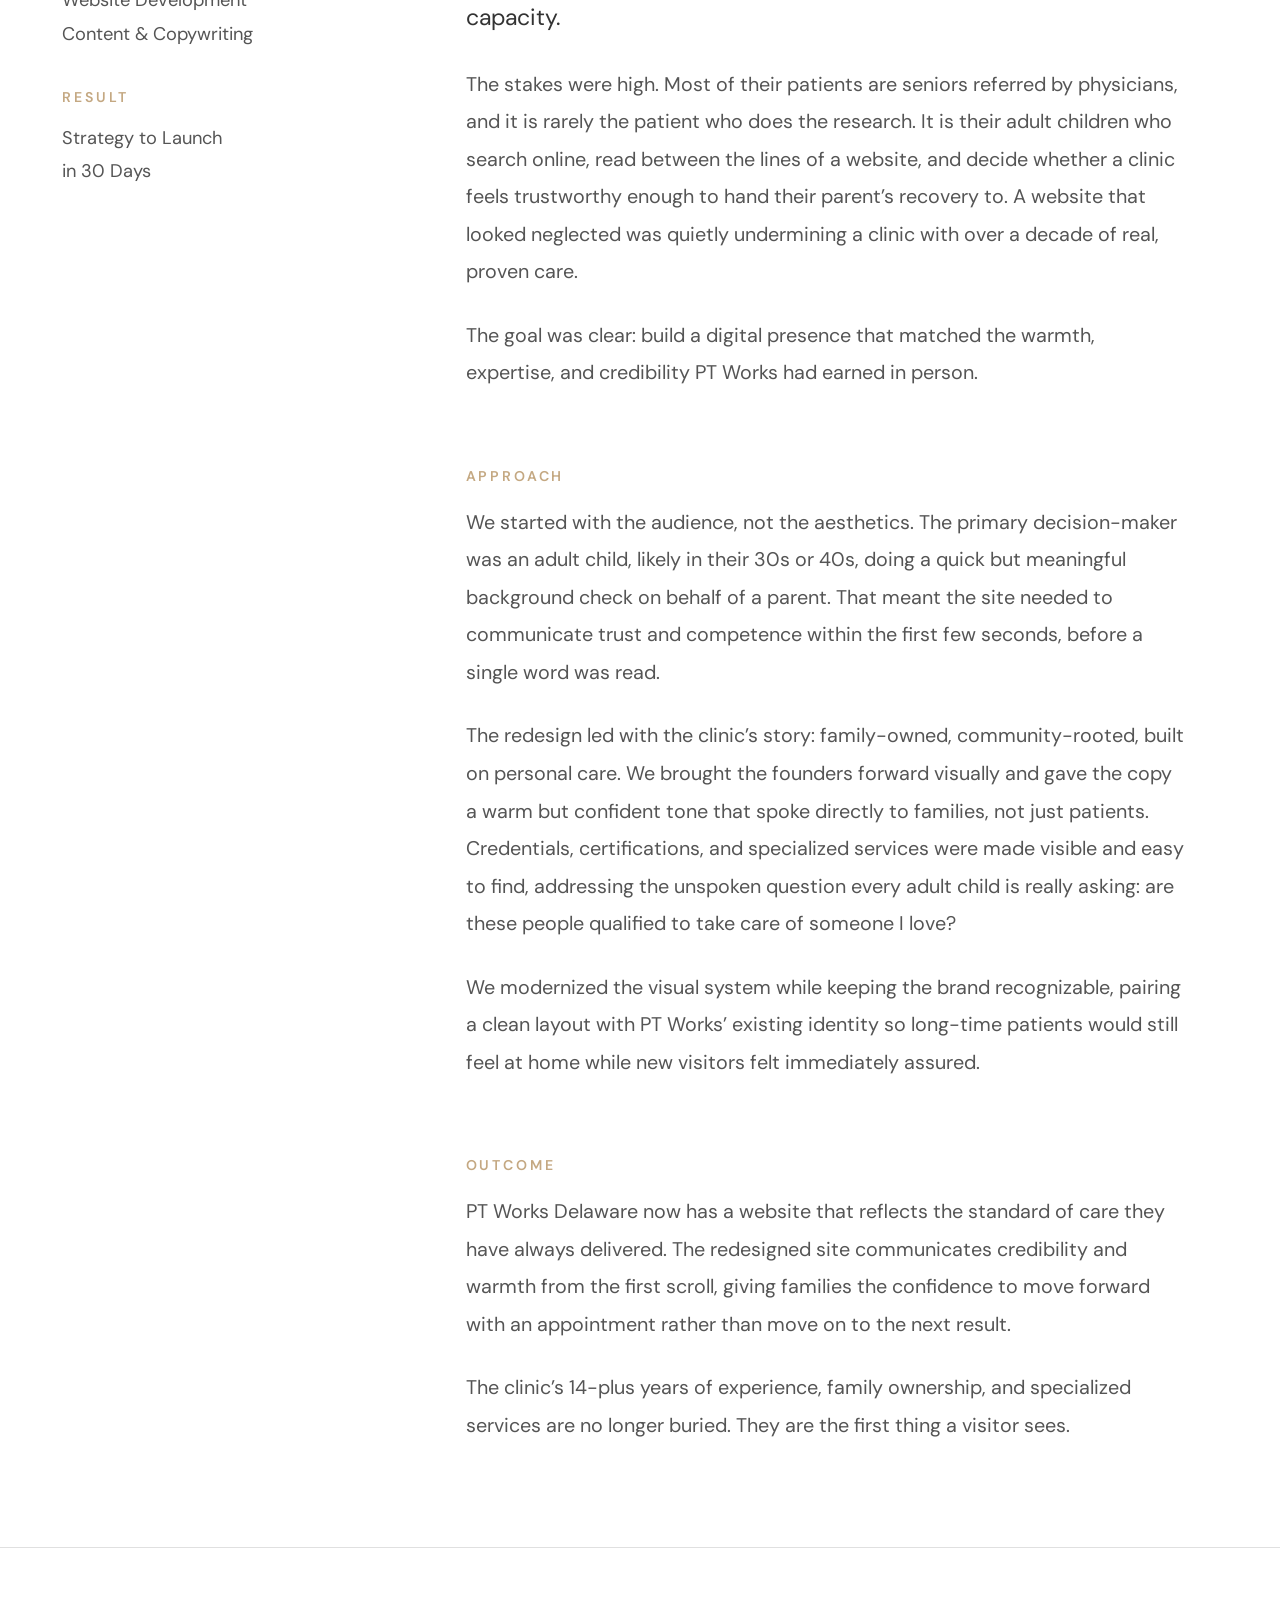
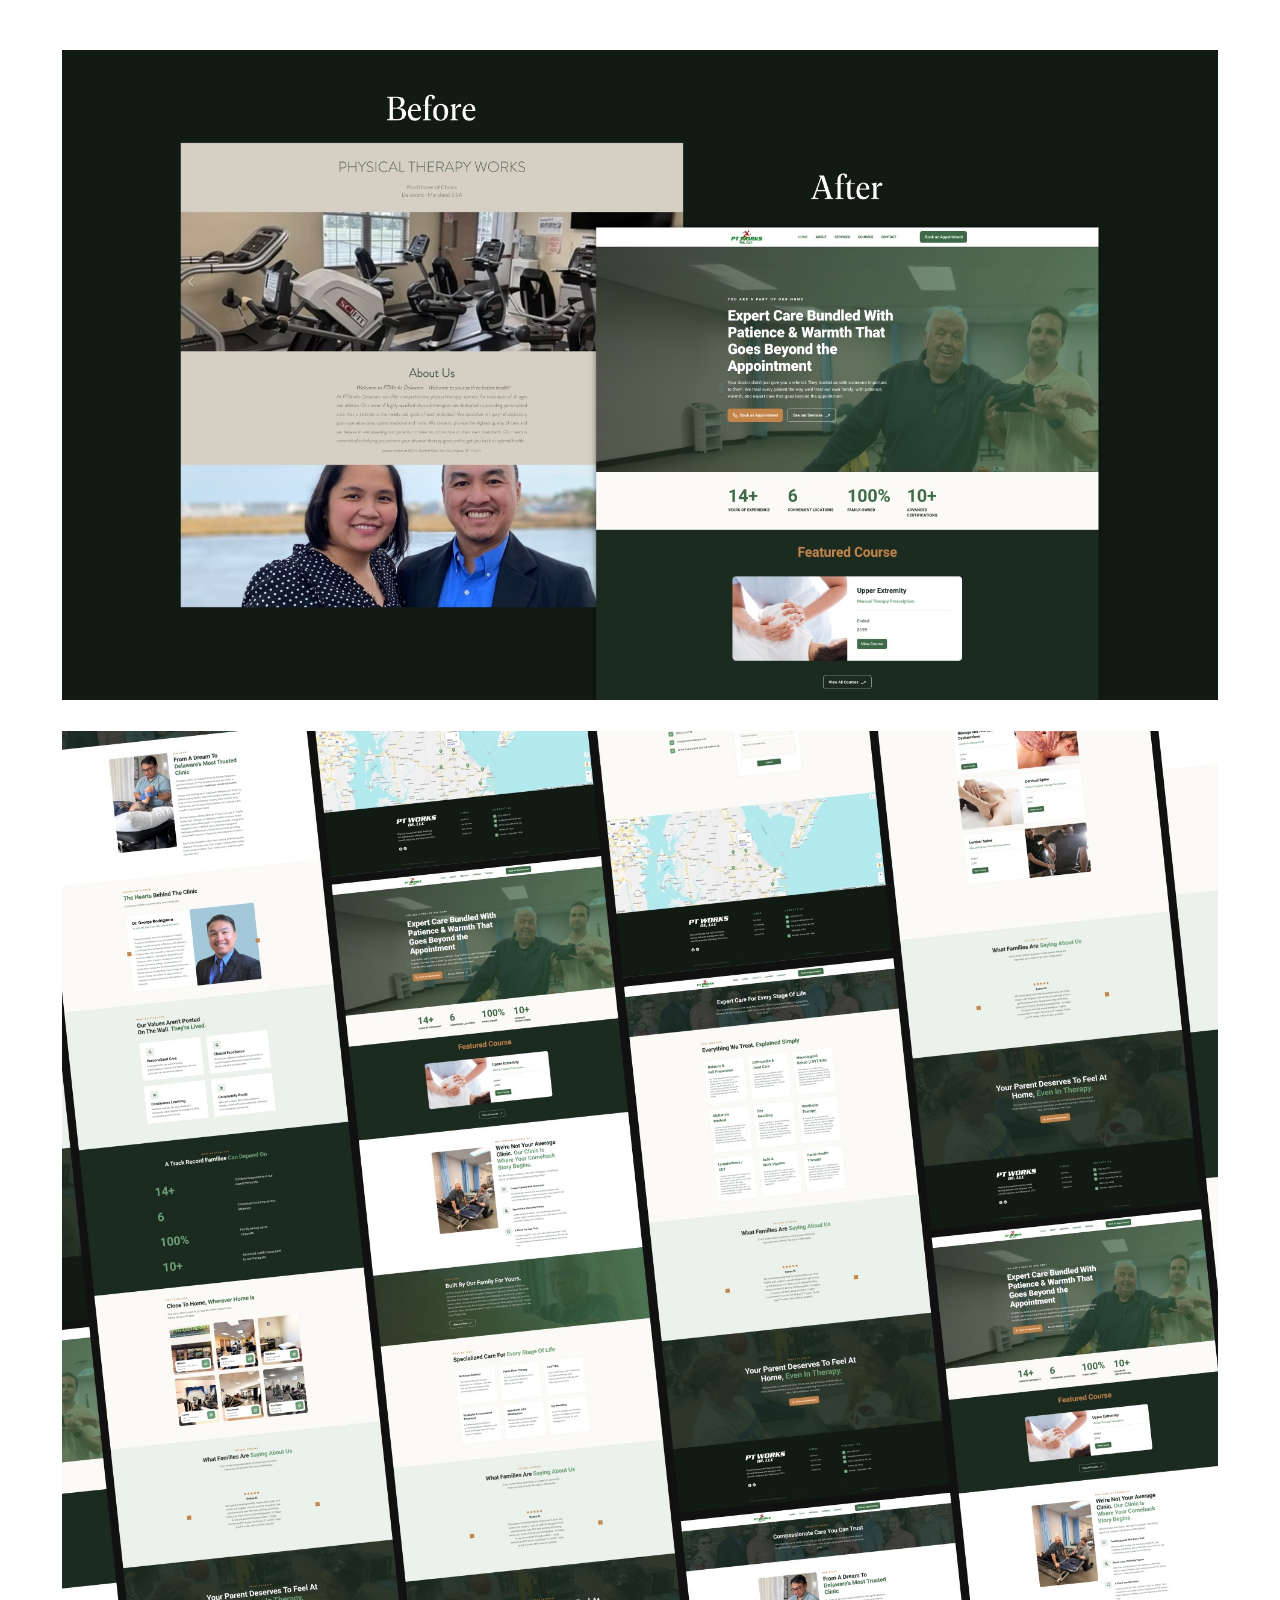
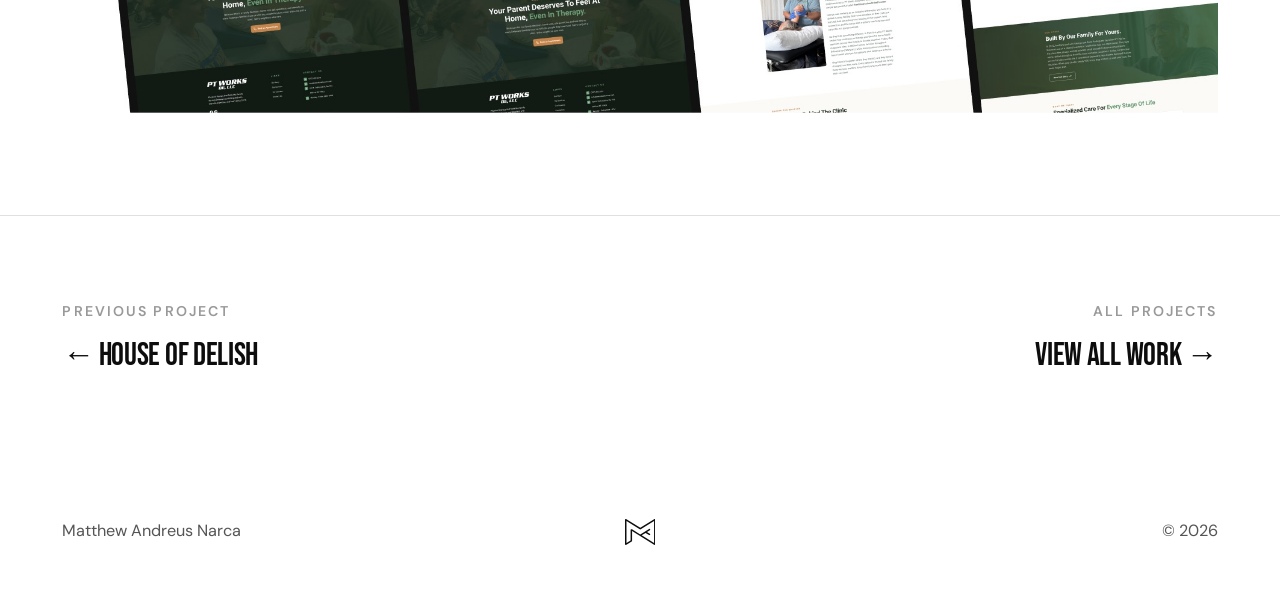
<file: case-studies/pt-works-delaware.html>
<!DOCTYPE html>
<html lang="en">
<head>
  <meta charset="UTF-8" />
  <meta name="viewport" content="width=device-width, initial-scale=1.0" />
  <meta name="description" content="PT Works Delaware — Website Strategy & Development Case Study by Matthew Andreus Narca" />
  <title>PT Works Delaware — Matthew Narca</title>
  <link rel="icon" href="../favicon.svg" type="image/svg+xml" />
  <link rel="icon" href="../favicon-32.png" type="image/png" sizes="32x32" />
  <link rel="apple-touch-icon" href="../apple-touch-icon.png" />
  <link rel="preconnect" href="https://fonts.googleapis.com" />
  <link rel="preconnect" href="https://fonts.gstatic.com" crossorigin />
  <link href="https://fonts.googleapis.com/css2?family=Bebas+Neue&family=DM+Sans:wght@400;500;600;700&display=swap" rel="stylesheet" />
  <link rel="stylesheet" href="../css/style.css" />
  <!-- BEGIN PLERDY CODE -->
  <script data-plerdy_code='1'>
  (function(w,d){
    if(w.__plerdyCode)return;
    w.__plerdyCode=1;
    w._protocol=w.location.protocol=="https:"?"https://":"http://";
    w._site_hash_code="0eee17b32d0ab18dc6e67bdd31d72c4d";
    w._suid=83026;
    var s=d.createElement("script");
    s.async=true;
    s.referrerPolicy="strict-origin-when-cross-origin";
    s.src="https://a.plerdy.com/public/js/click/main.js?v="+Math.random();
    d.head.appendChild(s);
  })(window,document);
  </script>
  <!-- END PLERDY CODE -->
</head>
<body>

<nav class="cs-nav" id="csNav">
  <div class="container">
    <a href="../index.html" class="nav-logo" aria-label="Matthew Narca — home"><svg viewBox="0 0 94.231 80.188" aria-hidden="true" focusable="false"><path fill="currentColor" d="M92.752.357c-.893-.501-2.031-.474-2.915.072l-42.721,26.698L4.392.427C3.513-.116,2.366-.141,1.484.353.568.851,0,1.816,0,2.869v74.442c0,1.055.568,2.018,1.479,2.514.893.501,2.034.471,2.916-.072l16.091-10.057c.413-.26.754-.622.988-1.044.238-.424.361-.907.361-1.394v-30.004l68.005,42.501c.462.283.987.433,1.522.433.485,0,.967-.126,1.387-.361.916-.498,1.484-1.461,1.484-2.516V2.869c0-1.053-.568-2.018-1.479-2.511ZM63.514,42.802l10.643,6.648c.77.519,1.827.525,2.601-.014.233-.171.426-.368.581-.597.348-.503.478-1.113.364-1.719-.114-.599-.453-1.122-.916-1.439-.096-.079-.191-.13-.294-.182l-8.641-5.409,8.843-5.53c1.109-.608,1.517-2.009.907-3.12-.213-.397-.534-.712-.898-.893-.687-.388-1.562-.386-2.213-.025-.099.051-.202.117-.238.15l-27.138,16.957-25.486-15.936c-.866-.532-1.997-.57-2.913-.07-.911.512-1.479,1.475-1.479,2.514v32.168l-12.641,7.9V5.975l40.991,25.614c.916.579,2.141.579,3.057.002L89.635,5.975v68.232l-38.183-23.865,12.062-7.539Z"/></svg></a>
    <a href="../index.html#work" class="cs-back">
      <svg width="14" height="14" viewBox="0 0 14 14" fill="none">
        <path d="M13 7H1M1 7L6 2M1 7L6 12" stroke="currentColor" stroke-width="1.4" stroke-linecap="round" stroke-linejoin="round"/>
      </svg>
      Work
    </a>
  </div>
</nav>

<section class="cs-hero">
  <div class="container">
    <div class="cs-eyebrow">
      <span class="tag">Website Strategy</span>
      <span class="tag">Website Development</span>
      <span class="tag">Content &amp; Copywriting</span>
    </div>
    <h1 class="cs-title">PT Works<br>Delaware</h1>
  </div>
</section>

<div class="cs-hero-image">
  <img src="../images/pt-works-delaware/pt_works_portfolio_images_website_mockup_on_macbook.jpeg" alt="PT Works Delaware redesigned homepage shown on a laptop" />
</div>

<section class="cs-content">
  <div class="container">
    <div class="cs-grid">

      <div class="cs-sidebar">
        <span class="cs-sidebar-label">Project</span>
        <h2 class="cs-sidebar-heading">PT Works Delaware</h2>

        <span class="cs-sidebar-label">Services</span>
        <p class="cs-sidebar-meta">
          Website Strategy<br>
          Website Development<br>
          Content &amp; Copywriting
        </p>
        <br>
        <span class="cs-sidebar-label">Result</span>
        <p class="cs-sidebar-meta">Strategy to Launch<br>in 30 Days</p>
      </div>

      <div class="cs-blocks">
        <div>
          <span class="cs-block-label">Challenge</span>
          <p class="cs-block-text large">PT Works Delaware had been serving patients across Delaware and Maryland since 2012, but their website told a different story. The design felt dated and inactive, giving first-time visitors the impression that the clinic might no longer be operating at full capacity.</p>
          <p class="cs-block-text">The stakes were high. Most of their patients are seniors referred by physicians, and it is rarely the patient who does the research. It is their adult children who search online, read between the lines of a website, and decide whether a clinic feels trustworthy enough to hand their parent&rsquo;s recovery to. A website that looked neglected was quietly undermining a clinic with over a decade of real, proven care.</p>
          <p class="cs-block-text">The goal was clear: build a digital presence that matched the warmth, expertise, and credibility PT Works had earned in person.</p>
        </div>
        <div>
          <span class="cs-block-label">Approach</span>
          <p class="cs-block-text">We started with the audience, not the aesthetics. The primary decision-maker was an adult child, likely in their 30s or 40s, doing a quick but meaningful background check on behalf of a parent. That meant the site needed to communicate trust and competence within the first few seconds, before a single word was read.</p>
          <p class="cs-block-text">The redesign led with the clinic&rsquo;s story: family-owned, community-rooted, built on personal care. We brought the founders forward visually and gave the copy a warm but confident tone that spoke directly to families, not just patients. Credentials, certifications, and specialized services were made visible and easy to find, addressing the unspoken question every adult child is really asking: are these people qualified to take care of someone I love?</p>
          <p class="cs-block-text">We modernized the visual system while keeping the brand recognizable, pairing a clean layout with PT Works&rsquo; existing identity so long-time patients would still feel at home while new visitors felt immediately assured.</p>
        </div>
        <div>
          <span class="cs-block-label">Outcome</span>
          <p class="cs-block-text">PT Works Delaware now has a website that reflects the standard of care they have always delivered. The redesigned site communicates credibility and warmth from the first scroll, giving families the confidence to move forward with an appointment rather than move on to the next result.</p>
          <p class="cs-block-text">The clinic&rsquo;s 14-plus years of experience, family ownership, and specialized services are no longer buried. They are the first thing a visitor sees.</p>
        </div>
      </div>

    </div>
  </div>
</section>

<section class="cs-gallery">
  <div class="container">
    <div class="cs-gallery-grid">
      <img src="../images/pt-works-delaware/pt_works_portfolio_images_website_before_and_after.jpeg" alt="PT Works Delaware homepage before and after the redesign" loading="lazy" />
      <img src="../images/pt-works-delaware/pt_works_portfolio_images_website_all_pages.jpeg" alt="PT Works Delaware redesigned website pages" loading="lazy" />
    </div>
  </div>
</section>

<div class="cs-nav-footer">
  <div class="container">
    <a href="house-of-delish.html" class="cs-nav-link">
      <span class="cs-nav-link-label">Previous Project</span>
      <span class="cs-nav-link-title">← House of Delish</span>
    </a>
    <a href="../index.html#work" class="cs-nav-link right">
      <span class="cs-nav-link-label">All Projects</span>
      <span class="cs-nav-link-title">View All Work →</span>
    </a>
  </div>
</div>

<footer>
  <div class="container">
    <div class="footer-inner">
      <span class="footer-name">Matthew Andreus Narca</span>
      <a href="../index.html" class="footer-mark" aria-label="Matthew Narca — home"><svg viewBox="0 0 94.231 80.188" aria-hidden="true" focusable="false"><path fill="currentColor" d="M92.752.357c-.893-.501-2.031-.474-2.915.072l-42.721,26.698L4.392.427C3.513-.116,2.366-.141,1.484.353.568.851,0,1.816,0,2.869v74.442c0,1.055.568,2.018,1.479,2.514.893.501,2.034.471,2.916-.072l16.091-10.057c.413-.26.754-.622.988-1.044.238-.424.361-.907.361-1.394v-30.004l68.005,42.501c.462.283.987.433,1.522.433.485,0,.967-.126,1.387-.361.916-.498,1.484-1.461,1.484-2.516V2.869c0-1.053-.568-2.018-1.479-2.511ZM63.514,42.802l10.643,6.648c.77.519,1.827.525,2.601-.014.233-.171.426-.368.581-.597.348-.503.478-1.113.364-1.719-.114-.599-.453-1.122-.916-1.439-.096-.079-.191-.13-.294-.182l-8.641-5.409,8.843-5.53c1.109-.608,1.517-2.009.907-3.12-.213-.397-.534-.712-.898-.893-.687-.388-1.562-.386-2.213-.025-.099.051-.202.117-.238.15l-27.138,16.957-25.486-15.936c-.866-.532-1.997-.57-2.913-.07-.911.512-1.479,1.475-1.479,2.514v32.168l-12.641,7.9V5.975l40.991,25.614c.916.579,2.141.579,3.057.002L89.635,5.975v68.232l-38.183-23.865,12.062-7.539Z"/></svg></a>
      <span class="footer-copy">&copy; <span class="footer-year"></span></span>
    </div>
  </div>
</footer>

<script>
  document.querySelectorAll('.footer-year').forEach(el => el.textContent = new Date().getFullYear());
  const nav = document.getElementById('csNav');
  window.addEventListener('scroll', () => {
    nav.classList.toggle('scrolled', window.scrollY > 40);
  }, { passive: true });
</script>

</body>
</html>
</file>
<file: css/style.css>
@import url('https://fonts.googleapis.com/css2?family=Bebas+Neue&family=DM+Sans:wght@400;500;600;700&display=swap');

/* ─── Reset ─── */
*, *::before, *::after { box-sizing: border-box; margin: 0; padding: 0; }

:root {
  --white:       #FFFFFF;
  --black:       #0D0D0D;
  --muted:       #555555;
  --gold:        #c4a882;
  --rule:        #E0E0E0;
  --placeholder: #F0F0F0;
  /* case study dark palette */
  --navy:        #1A2333;
  --navy-light:  #212d42;
  --cream:       #F5F3EE;
  --cs-border:   rgba(200,185,138,.15);
}

html { scroll-behavior: smooth; font-size: 20.8px; }

body {
  background: var(--white);
  color: var(--black);
  font-family: 'DM Sans', sans-serif;
  font-weight: 400;
  line-height: 1.65;
  -webkit-font-smoothing: antialiased;
  overflow-x: hidden;
}

/* case study pages use same white base as main page */

a { color: inherit; text-decoration: none; }

/* ─── Utilities ─── */
.container {
  width: 100%;
  max-width: none;
  margin-inline: auto;
  padding-inline: clamp(1.5rem, 5vw, 3rem);
}

.section-label {
  display: block;
  font-family: 'DM Sans', sans-serif;
  font-size: .7rem;
  font-weight: 600;
  letter-spacing: .22em;
  text-transform: uppercase;
  color: var(--gold);
  margin-bottom: 1.25rem;
}

/* ─── Navigation ─── */
.nav {
  position: fixed;
  top: 0; left: 0; right: 0;
  z-index: 100;
  padding: 1.5rem 0;
  background: var(--white);
  transition: padding .3s;
}

.nav.scrolled { padding: 1.1rem 0; }

.nav .container {
  display: flex;
  align-items: center;
  justify-content: space-between;
}

.nav-logo {
  display: block;
  color: var(--black);
}

/* Inline SVG mark — fill is currentColor, so it follows the nav's text color */
.nav-logo svg {
  display: block;
  height: 28px;
  width: auto;
}

.nav-links {
  display: flex;
  gap: 2.5rem;
  list-style: none;
}

.nav-links a {
  font-family: 'DM Sans', sans-serif;
  font-size: .8rem;
  font-weight: 400;
  color: var(--muted);
  transition: color .2s;
}

.nav-links a:hover { color: var(--black); }

.nav-cta { display: none; }

.hamburger {
  display: none;
  flex-direction: column;
  gap: 5px;
  cursor: pointer;
  background: none;
  border: none;
  padding: 4px;
}

.hamburger span {
  display: block;
  width: 22px;
  height: 1.5px;
  background: var(--black);
  transition: .3s;
}

/* ─── Mobile Menu ─── */
.mobile-nav {
  display: none;
  position: fixed;
  inset: 0;
  z-index: 99;
  background: var(--white);
  flex-direction: column;
  align-items: flex-start;
  justify-content: center;
  padding: clamp(2rem, 8vw, 5rem);
  gap: 2rem;
}

.mobile-nav.open { display: flex; }

.mobile-nav a {
  font-family: 'Bebas Neue', sans-serif;
  font-size: clamp(2.5rem, 10vw, 4.5rem);
  font-weight: 400;
  text-transform: uppercase;
  letter-spacing: -.02em;
  color: var(--black);
  transition: color .2s;
}

.mobile-nav a:hover { color: var(--gold); }

/* ─── Sections ─── */
section {
  padding: clamp(5rem, 10vw, 10rem) 0;
  position: relative;
  background: var(--white);
}

/* ─── Hero ─── */
.hero {
  position: relative;
  width: 100vw;
  height: 100svh;
  padding: 0;
  display: flex;
  align-items: center;
  justify-content: center;
  overflow: hidden;
  background: var(--black);
}

.hero-bg {
  position: absolute;
  inset: 0;
  z-index: 0;
}

.hero-bg img {
  width: 100%;
  height: 100%;
  object-fit: cover;
  object-position: center;
  display: block;
}

.hero-overlay {
  position: absolute;
  inset: 0;
  background: rgba(13, 13, 13, .55);
}

.hero-content {
  position: relative;
  z-index: 1;
  max-width: 1100px;
  width: 100%;
  padding-inline: clamp(1.5rem, 5vw, 3rem);
  display: flex;
  flex-direction: column;
  align-items: center;
  text-align: center;
}

.hero-headline {
  position: relative;
  width: 100%;
  font-family: 'Bebas Neue', sans-serif;
  font-weight: 400;
  font-size: clamp(4rem, 8vw, 6rem);
  line-height: .95;
  letter-spacing: -.02em;
  color: var(--white);
  margin-bottom: 2rem;
  min-height: 1.05em;
}

.hero-headline-word {
  position: absolute;
  inset: 0;
  opacity: 0;
  transition: opacity .4s ease;
  white-space: nowrap;
}

.hero-headline-word.is-active { opacity: 1; }
.hero-headline-word.is-leaving { opacity: 0; }

.hero-sub {
  font-size: clamp(1rem, 2vw, 1.2rem);
  color: rgba(255, 255, 255, .8);
  max-width: 520px;
  line-height: 1.75;
  margin-bottom: 2.5rem;
}

.hero-actions {
  display: flex;
  align-items: center;
  justify-content: center;
  gap: 2rem;
  flex-wrap: wrap;
}

.hero .btn-primary {
  background: var(--white);
  color: var(--black);
}

.hero .btn-primary:hover { background: var(--gold); color: var(--black); }

.hero .btn-secondary { color: var(--white); }
.hero .btn-secondary:hover { color: rgba(255, 255, 255, .7); }

.hero-scroll {
  position: absolute;
  left: 50%;
  bottom: 2.5rem;
  transform: translateX(-50%);
  z-index: 1;
  display: flex;
  flex-direction: column;
  align-items: center;
  gap: .5rem;
  color: rgba(255, 255, 255, .55);
  opacity: 0;
  transition: opacity .8s ease;
}

.hero-scroll.visible { opacity: 1; }

.hero-scroll span {
  font-family: 'DM Sans', sans-serif;
  font-size: .68rem;
  font-weight: 600;
  letter-spacing: .2em;
  text-transform: uppercase;
}

.btn-primary {
  display: inline-block;
  background: var(--black);
  color: var(--white);
  font-family: 'DM Sans', sans-serif;
  font-size: .78rem;
  font-weight: 600;
  letter-spacing: .1em;
  text-transform: uppercase;
  padding: .9rem 2rem;
  transition: opacity .2s;
}

.btn-primary:hover { background: var(--gold); color: var(--black); opacity: 1; }

.btn-secondary {
  font-family: 'DM Sans', sans-serif;
  font-size: .95rem;
  font-weight: 400;
  color: var(--black);
  text-decoration: underline;
  text-underline-offset: 4px;
  transition: color .2s;
}

.btn-secondary:hover { color: var(--muted); }

/* ─── About ─── */
.about { position: relative; padding-top: 6rem; background: transparent; }

.about .container { position: relative; z-index: 1; }

.about-headline {
  font-family: 'Bebas Neue', sans-serif;
  font-weight: 400;
  font-size: clamp(2rem, 4.5vw, 3.25rem);
  line-height: 1.05;
  letter-spacing: -.02em;
  color: var(--black);
  margin-bottom: 2rem;
}

.about-body {
  max-width: 680px;
  display: flex;
  flex-direction: column;
  gap: 1.25rem;
}

.about-body p {
  font-size: clamp(.95rem, 1.5vw, 1.05rem);
  color: var(--muted);
  line-height: 1.85;
}

.about-grid {
  display: grid;
  grid-template-columns: minmax(0, 1fr) minmax(0, 420px);
  align-items: center;
  gap: clamp(3rem, 7vw, 6rem);
}

/* Cream frame; multiply turns the photo's white studio backdrop into the frame color */
.about-photo {
  aspect-ratio: 4 / 5;
  overflow: hidden;
  background: var(--cream);
}

.about-photo img {
  width: 100%;
  height: 100%;
  object-fit: cover;
  object-position: 50% 20%;
  mix-blend-mode: multiply;
  display: block;
}

/* ─── Services & Process (two-col grid) ─── */
.section-headline {
  font-family: 'Bebas Neue', sans-serif;
  font-weight: 400;
  font-size: clamp(2rem, 4.5vw, 3.25rem);
  letter-spacing: -.02em;
  color: var(--black);
  margin-bottom: .5rem;
  line-height: 1.05;
}

.section-intro {
  font-size: clamp(.9rem, 1.5vw, 1rem);
  color: var(--muted);
  max-width: 600px;
  line-height: 1.8;
  margin-top: .75rem;
  margin-bottom: clamp(2.5rem, 5vw, 4.5rem);
}

.section-header { margin-bottom: clamp(2.5rem, 5vw, 4.5rem); }

.two-col-grid {
  display: grid;
  grid-template-columns: 1fr 1fr;
  column-gap: clamp(3rem, 8vw, 7rem);
  row-gap: clamp(3rem, 5vw, 4.5rem);
}

.grid-item-num {
  font-family: 'DM Sans', sans-serif;
  font-size: .75rem;
  font-weight: 400;
  color: var(--muted);
  opacity: .6;
  margin-bottom: .5rem;
}

.grid-item-title {
  font-family: 'Bebas Neue', sans-serif;
  font-weight: 400;
  font-size: clamp(1.4rem, 2.5vw, 2rem);
  letter-spacing: -.01em;
  color: var(--black);
  margin-bottom: .65rem;
  line-height: 1.1;
}

.grid-item-desc {
  font-size: clamp(.85rem, 1.3vw, .95rem);
  color: var(--muted);
  line-height: 1.8;
}

/* ─── Process flow ─── */
/* One row of steps joined by a line. A pulse runs along each segment in turn
   (4s cycle, 1s per step) and lights each dot as it arrives. */
.process-flow {
  --step-gap: clamp(1.5rem, 3vw, 2.5rem);
  list-style: none;
  padding: 0;
  display: grid;
  grid-template-columns: repeat(4, 1fr);
}

.process-step { padding-right: var(--step-gap); }

.process-marker {
  display: flex;
  align-items: center;
  gap: .6rem;
  /* Run the line through the padding so it meets the next step's dot */
  margin-right: calc(-1 * var(--step-gap));
  margin-bottom: 1.75rem;
}

.process-dot {
  flex: none;
  width: 11px;
  height: 11px;
  border: 1.5px solid var(--black);
  border-radius: 50%;
  background: var(--white);
  animation: process-dot 4s ease-out infinite;
  animation-delay: calc(var(--i) * 1s);
}

.process-line {
  position: relative;
  flex: 1;
  height: 1px;
  margin-right: .6rem;
  background: var(--rule);
  overflow: hidden;
}

.process-line::after {
  content: '';
  position: absolute;
  inset: 0;
  width: 40%;
  background: linear-gradient(90deg, transparent, var(--black));
  transform: translateX(-100%);
  animation: process-pulse 4s linear infinite;
  animation-delay: calc(var(--i) * 1s);
}

/* The last line trails off — the process ends in delivery */
.process-step:last-child .process-line {
  -webkit-mask-image: linear-gradient(90deg, #000 30%, transparent);
          mask-image: linear-gradient(90deg, #000 30%, transparent);
}

@keyframes process-pulse {
  0%   { transform: translateX(-100%); }
  25%  { transform: translateX(250%); }
  100% { transform: translateX(250%); }
}

@keyframes process-dot {
  0%   { background: var(--black); }
  20%  { background: var(--white); }
  100% { background: var(--white); }
}

@media (max-width: 768px) {
  /* Stack the steps; the line turns vertical and the pulse runs downward */
  .process-flow { grid-template-columns: 1fr; }

  .process-step {
    display: grid;
    grid-template-columns: auto 1fr;
    column-gap: 1.25rem;
    padding: 0 0 2.5rem;
  }

  .process-step > :not(.process-marker) { grid-column: 2; }

  .process-marker {
    grid-row: 1 / span 3;
    flex-direction: column;
    margin: .2rem 0 -2.5rem;
  }

  .process-line {
    width: 1px;
    height: auto;
    margin: 0 0 .6rem;
  }

  .process-line::after {
    width: 100%;
    height: 40%;
    background: linear-gradient(180deg, transparent, var(--black));
    transform: translateY(-100%);
    animation-name: process-pulse-y;
  }

  .process-step:last-child { padding-bottom: 0; }

  .process-step:last-child .process-line {
    -webkit-mask-image: linear-gradient(180deg, #000 30%, transparent);
            mask-image: linear-gradient(180deg, #000 30%, transparent);
  }

  @keyframes process-pulse-y {
    0%   { transform: translateY(-100%); }
    25%  { transform: translateY(250%); }
    100% { transform: translateY(250%); }
  }
}

@media (prefers-reduced-motion: reduce) {
  .process-dot,
  .process-line::after { animation: none; }
  .process-line::after { display: none; }
}

/* ─── Work ─── */
.work-header { margin-bottom: clamp(3rem, 6vw, 5rem); }

.work-headline {
  font-family: 'Bebas Neue', sans-serif;
  font-weight: 400;
  font-size: clamp(2rem, 4.5vw, 3.25rem);
  letter-spacing: -.02em;
  color: var(--black);
  margin-bottom: .4rem;
  line-height: 1.05;
}

.work-scroll-hint {
  font-size: .85rem;
  color: var(--muted);
  font-style: italic;
}

.work-list {
  display: flex;
  flex-direction: column;
  gap: clamp(5rem, 10vw, 8rem);
}

.work-item {
  display: block;
  text-decoration: none;
  color: inherit;
}

.work-item-image {
  width: 100%;
  aspect-ratio: 16 / 9;
  background: var(--placeholder);
  margin-bottom: 1.75rem;
  overflow: hidden;
}

.work-item-image img {
  width: 100%;
  height: 100%;
  object-fit: cover;
  transition: transform .6s ease;
}

.work-item:hover .work-item-image img { transform: scale(1.03); }

.work-item-name {
  font-family: 'Bebas Neue', sans-serif;
  font-weight: 400;
  font-size: clamp(1.8rem, 4vw, 3rem);
  letter-spacing: -.02em;
  color: var(--black);
  margin-bottom: .5rem;
  transition: color .2s;
  line-height: 1.05;
}

.work-item:hover .work-item-name { color: var(--muted); }

.work-item-tags {
  font-size: .82rem;
  color: var(--muted);
  line-height: 1.6;
}

/* ─── Testimonials ─── */
.testimonials-headline {
  font-family: 'Bebas Neue', sans-serif;
  font-weight: 400;
  font-size: clamp(2rem, 4.5vw, 3.25rem);
  letter-spacing: -.02em;
  color: var(--black);
  margin-bottom: clamp(2.5rem, 5vw, 4rem);
  line-height: 1.05;
}

.testimonial-list { border-top: 1px solid var(--rule); }

.testimonial-item {
  padding: clamp(2rem, 4vw, 3rem) 0;
  border-bottom: 1px solid var(--rule);
}

.testimonial-name {
  font-family: 'Bebas Neue', sans-serif;
  font-weight: 400;
  font-size: clamp(1.5rem, 3vw, 2.25rem);
  letter-spacing: -.01em;
  color: var(--black);
  margin-bottom: .35rem;
  line-height: 1.1;
}

.testimonial-role {
  font-size: .7rem;
  font-weight: 600;
  letter-spacing: .15em;
  text-transform: uppercase;
  color: var(--muted);
  margin-bottom: 1.25rem;
}

.testimonial-quote {
  font-size: clamp(.9rem, 1.5vw, 1.05rem);
  color: var(--muted);
  line-height: 1.85;
  max-width: 820px;
}

/* ─── Contact ─── */
.contact-headline {
  font-family: 'Bebas Neue', sans-serif;
  font-weight: 400;
  font-size: clamp(2rem, 4.5vw, 3.25rem);
  letter-spacing: -.02em;
  color: var(--black);
  margin-bottom: 3rem;
  max-width: 700px;
  line-height: 1.05;
}

.contact-form {
  display: flex;
  flex-direction: column;
  gap: 2.5rem;
  max-width: 680px;
}

.form-field { display: flex; flex-direction: column; }

.form-field label {
  font-family: 'DM Sans', sans-serif;
  font-size: .68rem;
  font-weight: 600;
  letter-spacing: .15em;
  text-transform: uppercase;
  color: var(--black);
  margin-bottom: .75rem;
}

.form-field input,
.form-field textarea {
  background: transparent;
  border: none;
  border-bottom: 1px solid var(--black);
  border-radius: 0;
  padding: .5rem 0 .75rem;
  font-family: 'DM Sans', sans-serif;
  font-size: 1rem;
  color: var(--black);
  outline: none;
  transition: border-color .2s;
  resize: none;
  -webkit-appearance: none;
}

.form-field input::placeholder,
.form-field textarea::placeholder { color: #BBBBBB; }

.form-field input:focus,
.form-field textarea:focus { border-bottom-color: var(--gold); }

.form-field textarea { min-height: 120px; }

.form-submit {
  display: inline-block;
  background: var(--black);
  color: var(--white);
  font-family: 'DM Sans', sans-serif;
  font-size: .78rem;
  font-weight: 600;
  letter-spacing: .1em;
  text-transform: uppercase;
  padding: 1rem 2.5rem;
  border: none;
  cursor: pointer;
  transition: opacity .2s;
  align-self: flex-start;
}

.form-submit:hover { background: var(--gold); color: var(--black); opacity: 1; }

/* ─── Contact Feedback ─── */
.contact-feedback { max-width: 680px; }

.contact-success,
.contact-error {
  font-family: 'DM Sans', sans-serif;
  font-size: clamp(.95rem, 1.5vw, 1.05rem);
  line-height: 1.8;
}

.contact-success strong {
  font-family: 'Bebas Neue', sans-serif;
  font-weight: 400;
  font-size: clamp(1.4rem, 2.5vw, 1.8rem);
  display: block;
  margin-bottom: .4rem;
  color: var(--black);
  letter-spacing: -.01em;
}

.contact-success { color: var(--muted); }

.contact-error {
  color: var(--muted);
}

.contact-error a {
  color: var(--black);
  text-decoration: underline;
  text-underline-offset: 3px;
}

/* ─── Footer ─── */
footer { padding: 2.5rem 0; position: relative; background: var(--white); }

.footer-inner {
  display: grid;
  grid-template-columns: 1fr auto 1fr;
  align-items: center;
  gap: 1rem;
}

.footer-copy { justify-self: end; }

.footer-mark {
  display: block;
  color: var(--black);
  transition: color .2s;
}

.footer-mark:hover { color: var(--gold); }

.footer-mark svg {
  display: block;
  height: 26px;
  width: auto;
}

.footer-name,
.footer-copy {
  font-family: 'DM Sans', sans-serif;
  font-size: .78rem;
  color: var(--muted);
}

/* case study footer elements */
.footer-logo {
  font-family: 'Bebas Neue', sans-serif;
  font-weight: 400;
  font-size: .85rem;
  letter-spacing: .06em;
  text-transform: uppercase;
}

.footer-links {
  display: flex;
  gap: 2rem;
  list-style: none;
}

.footer-links a {
  font-size: .75rem;
  font-weight: 500;
  letter-spacing: .08em;
  text-transform: uppercase;
  color: rgba(245,243,238,.35);
  transition: color .2s;
}

.footer-links a:hover { color: var(--gold); }

/* ─── Scroll reveal ─── */
.reveal {
  opacity: 0;
  transform: translateY(24px);
  transition: opacity .6s ease, transform .6s ease;
}

.reveal.visible {
  opacity: 1;
  transform: translateY(0);
}

/* ─── Case Study Hero Image ─── */
.cs-hero-image {
  width: 100%;
  line-height: 0;
}

.cs-hero-image img {
  width: 100%;
  height: auto;
  display: block;
}

/* ─── Case Study Gallery ─── */
.cs-gallery {
  padding: clamp(4rem, 8vw, 7rem) 0;
  border-top: 1px solid var(--rule);
}

.cs-gallery-grid {
  display: flex;
  flex-direction: column;
  gap: 1.5rem;
}

.cs-gallery-grid img {
  width: 100%;
  height: auto;
  display: block;
}

/* ─── Case Study Pages ─── */
.cs-nav {
  position: fixed;
  top: 0; left: 0; right: 0;
  z-index: 100;
  padding: 1.5rem 0;
  background: var(--white);
  transition: padding .3s;
}

.cs-nav.scrolled { padding: 1.1rem 0; }

.cs-nav .container {
  display: flex;
  align-items: center;
  justify-content: space-between;
}

.cs-back {
  font-family: 'DM Sans', sans-serif;
  font-size: .8rem;
  font-weight: 400;
  color: var(--muted);
  transition: color .2s;
  text-decoration: none;
  display: inline-flex;
  align-items: center;
  gap: .4rem;
}

.cs-back:hover { color: var(--black); }

.cs-hero {
  padding-top: clamp(7rem, 12vw, 10rem);
  padding-bottom: clamp(4rem, 8vw, 6rem);
}

.cs-eyebrow {
  display: flex;
  align-items: center;
  gap: .5rem;
  margin-bottom: 2rem;
  flex-wrap: wrap;
}

.tag {
  font-family: 'DM Sans', sans-serif;
  font-size: .68rem;
  font-weight: 500;
  letter-spacing: .12em;
  text-transform: uppercase;
  color: var(--muted);
  display: inline-block;
}

.tag + .tag::before {
  content: '/';
  margin-right: .5rem;
  opacity: .4;
}

.cs-title {
  font-family: 'Bebas Neue', sans-serif;
  font-weight: 400;
  font-size: clamp(4rem, 9vw, 9rem);
  line-height: .9;
  color: var(--black);
  margin-bottom: 1.5rem;
  letter-spacing: -.03em;
}

.cs-collab {
  font-family: 'DM Sans', sans-serif;
  font-size: .85rem;
  color: var(--muted);
  display: flex;
  align-items: center;
  gap: .6rem;
}

.cs-collab::before {
  content: '';
  display: block;
  width: 20px;
  height: 1px;
  background: currentColor;
  opacity: .5;
}

.cs-content { padding: clamp(4rem, 8vw, 7rem) 0; }

.cs-grid {
  display: grid;
  grid-template-columns: 1fr 2.5fr;
  gap: clamp(3rem, 8vw, 8rem);
  align-items: start;
}

.cs-sidebar {
  position: sticky;
  top: 6rem;
}

.cs-sidebar-label {
  font-family: 'DM Sans', sans-serif;
  font-size: .68rem;
  font-weight: 600;
  letter-spacing: .2em;
  text-transform: uppercase;
  color: var(--gold);
  margin-bottom: .6rem;
  display: block;
}

.cs-sidebar-heading {
  font-family: 'Bebas Neue', sans-serif;
  font-weight: 400;
  font-size: 1.6rem;
  letter-spacing: -.02em;
  color: var(--black);
  margin-bottom: 2rem;
}

.cs-sidebar-meta {
  font-family: 'DM Sans', sans-serif;
  font-size: .88rem;
  color: var(--muted);
  line-height: 1.85;
}

.cs-blocks { display: flex; flex-direction: column; gap: 3.5rem; }

.cs-block-label {
  font-family: 'DM Sans', sans-serif;
  font-size: .68rem;
  font-weight: 600;
  letter-spacing: .2em;
  text-transform: uppercase;
  color: var(--gold);
  display: block;
  margin-bottom: .75rem;
}

.cs-block-text {
  font-size: clamp(.95rem, 1.5vw, 1.05rem);
  color: var(--muted);
  line-height: 1.9;
  max-width: 720px;
}

.cs-block-text.large {
  font-size: clamp(1rem, 1.8vw, 1.2rem);
  color: #333333;
}

.cs-block-text + .cs-block-text { margin-top: 1.25rem; }

.cs-image-block {
  margin: 3.5rem 0;
  background: var(--placeholder);
  aspect-ratio: 16/9;
  display: flex;
  align-items: center;
  justify-content: center;
  overflow: hidden;
}

.cs-image-placeholder {
  font-family: 'Bebas Neue', sans-serif;
  font-size: 1.2rem;
  font-weight: 400;
  color: rgba(0,0,0,.08);
  text-transform: uppercase;
  letter-spacing: .12em;
}

.cs-nav-footer {
  border-top: 1px solid var(--rule);
  padding: 4rem 0;
}

.cs-nav-footer .container {
  display: flex;
  justify-content: space-between;
  align-items: center;
  gap: 2rem;
}

.cs-nav-link {
  display: flex;
  flex-direction: column;
  gap: .35rem;
  text-decoration: none;
  color: inherit;
}

.cs-nav-link-label {
  font-family: 'DM Sans', sans-serif;
  font-size: .68rem;
  font-weight: 600;
  letter-spacing: .15em;
  text-transform: uppercase;
  color: var(--muted);
  opacity: .6;
}

.cs-nav-link-title {
  font-family: 'Bebas Neue', sans-serif;
  font-size: clamp(1.2rem, 2.5vw, 1.6rem);
  font-weight: 400;
  letter-spacing: -.01em;
  color: var(--black);
  transition: color .2s;
}

.cs-nav-link:hover .cs-nav-link-title { color: var(--muted); }
.cs-nav-link.right { text-align: right; }

/* ─── Responsive ─── */
@media (max-width: 768px) {
  .nav-links { display: none; }
  .hamburger { display: flex; }

  .hero-headline { font-size: clamp(2.75rem, 12vw, 4rem); min-height: 2.15em; }
  .hero-headline-word { white-space: normal; }

  .hero-overlay { background: rgba(13, 13, 13, .65); }

  .two-col-grid { grid-template-columns: 1fr; }

  .about-grid { grid-template-columns: 1fr; }
  .about-photo { max-width: 360px; }

  .form-submit {
    align-self: stretch;
    text-align: center;
    width: 100%;
  }

  .footer-inner { grid-template-columns: 1fr; justify-items: center; gap: .75rem; text-align: center; }
  .footer-mark { order: -1; margin-bottom: .5rem; }
  .footer-copy { justify-self: center; }

  .cs-grid { grid-template-columns: 1fr; }
  .cs-sidebar { position: static; }
  .cs-nav-footer .container { flex-direction: column; align-items: flex-start; }
  .cs-nav-link.right { text-align: left; }
}
</file>
<file: css/index-list.css>
/* ─── Index list carousel (Work section) ───
 * Big numbered project titles on one side, one picture on the other.
 * Hover or tap a title and its picture wipes in over the last one — from the
 * right going down the list, from the left going back up. The active row opens
 * to show its tags and a link to the case study.
 */

.il-root {
  --il-ink:   var(--black);
  --il-muted: var(--muted);
  --il-faint: #8A8A8A;            /* inactive titles — 3.5:1, fine for large text */
  --il-line:  var(--rule);
  --il-ease:  cubic-bezier(.2, .7, .2, 1);

  position: relative;
  display: grid;
  grid-template-columns: minmax(260px, 38%) 1fr;
  gap: clamp(1.5rem, 4vw, 4rem);
  align-items: center;
  outline: none;
}

.il-root:focus-visible { box-shadow: 0 0 0 2px var(--il-ink); }

/* List */
.il-list { display: flex; flex-direction: column; justify-content: center; min-width: 0; }

.il-label {
  display: flex;
  justify-content: space-between;
  margin-bottom: 1rem;
  font-size: .65rem;
  font-weight: 600;
  letter-spacing: .22em;
  text-transform: uppercase;
  color: var(--il-muted);
}

.il-row { border-bottom: 1px solid var(--il-line); }
.il-row:first-of-type { border-top: 1px solid var(--il-line); }

.il-btn {
  appearance: none;
  display: grid;
  grid-template-columns: 2rem 1fr;
  column-gap: .75rem;
  align-items: baseline;
  width: 100%;
  padding: .55rem 0 .45rem;
  border: 0;
  background: transparent;
  color: var(--il-faint);
  text-align: left;
  cursor: pointer;
  transition: color .35s ease, padding .45s var(--il-ease);
}

.il-row[data-on="1"] .il-btn { color: var(--il-ink); padding-left: .6rem; }
.il-btn:focus-visible { outline: 2px solid var(--il-ink); outline-offset: 2px; }

.il-num {
  font-size: max(.75rem, 12px);
  font-weight: 600;
  letter-spacing: .1em;
  font-variant-numeric: tabular-nums;
  color: var(--il-muted);
  transition: color .35s ease;
}
.il-row[data-on="1"] .il-num { color: var(--il-ink); }

.il-title {
  font-family: 'Bebas Neue', sans-serif;
  font-weight: 400;
  font-size: clamp(1.6rem, 3.4vw, 2.75rem);
  line-height: 1;
  letter-spacing: -.01em;
}

/* Caption that opens on the active row */
.il-more {
  display: grid;
  grid-template-rows: 0fr;
  padding-left: calc(2.75rem + .6rem);
  transition: grid-template-rows .45s var(--il-ease);
}
.il-row[data-on="1"] .il-more { grid-template-rows: 1fr; }

.il-more-inner { overflow: hidden; }
.il-tags { padding-top: .1rem; font-size: .72rem; line-height: 1.5; color: var(--il-muted); }

.il-link {
  display: inline-block;
  margin: .45rem 0 .75rem;
  font-size: .72rem;
  font-weight: 600;
  letter-spacing: .1em;
  text-transform: uppercase;
  color: var(--il-ink);
  text-decoration: underline;
  text-underline-offset: 4px;
  transition: color .2s;
}
.il-link:hover { color: var(--il-muted); text-decoration-thickness: 2px; }

/* Picture pane */
.il-pane {
  position: relative;
  display: block;
  aspect-ratio: 4 / 3;
  overflow: hidden;
  background: var(--placeholder);
}
.il-pane:focus-visible { outline: 2px solid var(--il-ink); outline-offset: 3px; }

.il-pane img {
  position: absolute;
  inset: 0;
  width: 100%;
  height: 100%;
  max-width: none;
  object-fit: cover;
  display: block;
  visibility: hidden;
  transform: scale(1.08);
}

.il-pane img[data-l="on"] {
  visibility: visible;
  z-index: 2;
  clip-path: inset(0 0 0 0);
  transform: none;
  transition: clip-path .85s cubic-bezier(.7, 0, .2, 1), transform 1.3s var(--il-ease);
}
.il-pane img[data-l="was"]    { visibility: visible; z-index: 1; transform: none; }
.il-pane img[data-l="after"]  { clip-path: inset(0 0 0 100%); }
.il-pane img[data-l="before"] { clip-path: inset(0 100% 0 0); }

.il-pane-cta {
  position: absolute;
  right: 1rem; bottom: 1rem;
  z-index: 3;
  padding: .55rem 1rem;
  background: var(--white);
  color: var(--black);
  font-size: .68rem;
  font-weight: 600;
  letter-spacing: .12em;
  text-transform: uppercase;
  opacity: 0;
  transform: translateY(6px);
  transition: opacity .3s ease, transform .3s var(--il-ease);
}
.il-pane:hover .il-pane-cta,
.il-pane:focus-visible .il-pane-cta { opacity: 1; transform: none; }

.il-sr {
  position: absolute;
  width: 1px; height: 1px;
  overflow: hidden;
  clip: rect(0 0 0 0);
  white-space: nowrap;
}

@media (max-width: 768px) {
  .il-root { grid-template-columns: 1fr; gap: 1.5rem; }
  .il-pane { order: -1; aspect-ratio: 16 / 10; }
  .il-pane-cta { display: none; }
}

@media (prefers-reduced-motion: reduce) {
  .il-pane img { transition: none !important; transform: none; }
  .il-btn, .il-more { transition: none; }
}
</file>
<file: css/hero-stream.css>
/* ─── Hero — image corridor (index2) ─── */
.hs-stream {
  position: absolute;
  top: 0;
  bottom: 0;
  left: 50%;
  /* Corridor lengths are cqw, so on tall narrow screens keep it wide enough to read */
  width: max(100%, 140svh);
  transform: translateX(-50%);
  z-index: 0;
  overflow: hidden;
  container-type: inline-size;
  pointer-events: none;
}

.hs-view,
.hs-stage {
  position: absolute;
  inset: 0;
}

.hs-stage { transform-style: preserve-3d; }

.hs-card {
  position: absolute;
  left: 50%;
  overflow: hidden;
  backface-visibility: hidden;
}

.hs-card img {
  width: 100%;
  height: 100%;
  object-fit: cover;
  display: block;
}

/* Darkens the centre so the headline reads over the stream */
.hs-scrim {
  position: absolute;
  inset: 0;
  z-index: 0;
  background:
    radial-gradient(ellipse 60% 55% at 50% 50%, rgba(13, 13, 13, .85) 0%, rgba(13, 13, 13, .55) 55%, rgba(13, 13, 13, .2) 100%);
}

/* Static headline — no word-swap, so it sizes to its own text */
.hs .hs-headline {
  min-height: 0;
  text-wrap: balance;
}

@media (max-width: 768px) {
  .hs .hs-headline { min-height: 0; }
  .hs-scrim {
    background: radial-gradient(ellipse 90% 60% at 50% 50%, rgba(13, 13, 13, .85) 0%, rgba(13, 13, 13, .6) 60%, rgba(13, 13, 13, .3) 100%);
  }
}

@media (prefers-reduced-motion: reduce) {
  /* Pause rather than remove — cards are already placed mid-flight, so it freezes as a full still */
  .hs-card { animation-play-state: paused !important; }
}

/* ─── Nav over the hero — transparent until scrolled ─── */
.nav {
  transition: padding .3s, background-color .3s;
}

.nav-logo,
.nav-links a { transition: color .3s; }
.hamburger span { transition: .3s, background-color .3s; }

.nav:not(.scrolled):not(.menu-open) { background: transparent; }
.nav:not(.scrolled):not(.menu-open) .nav-logo { color: var(--white); }
.nav:not(.scrolled):not(.menu-open) .nav-links a { color: rgba(255, 255, 255, .75); }
.nav:not(.scrolled):not(.menu-open) .nav-links a:hover { color: var(--white); }
.nav:not(.scrolled):not(.menu-open) .hamburger span { background: var(--white); }
</file>
